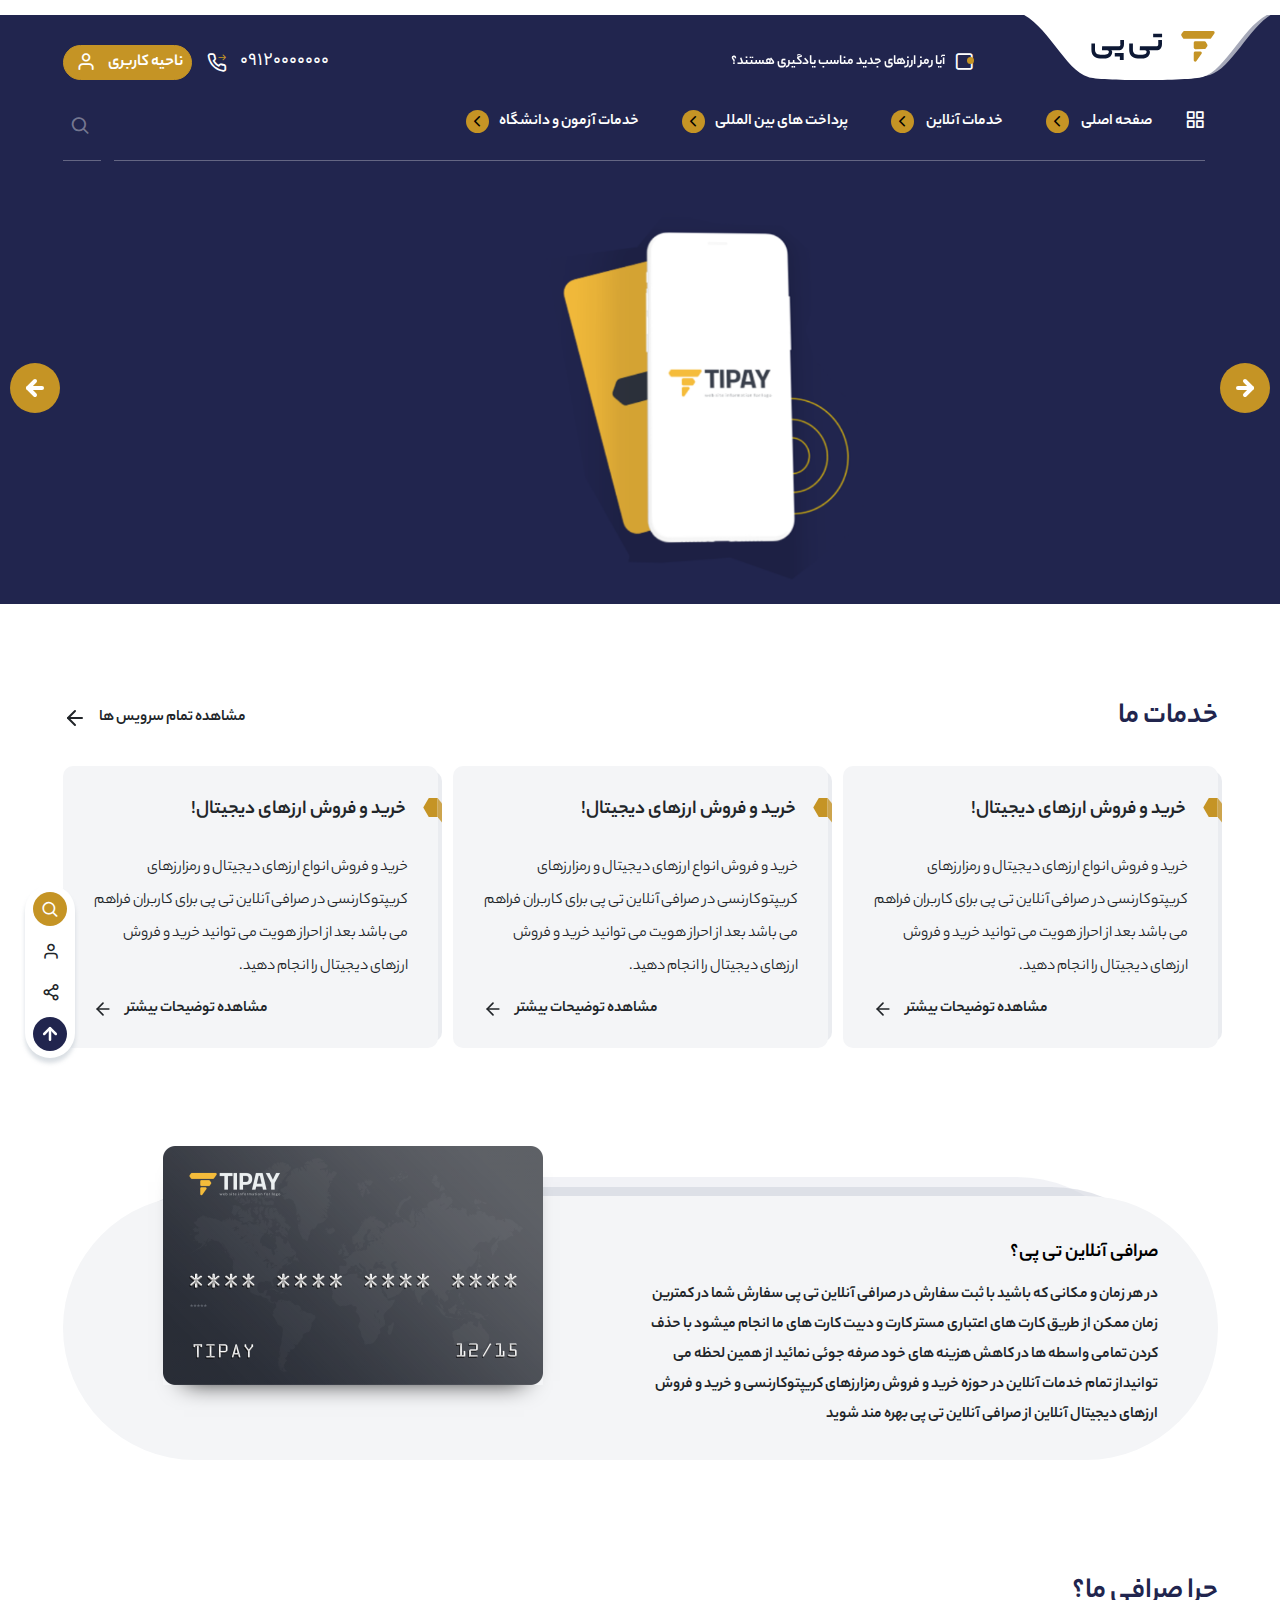
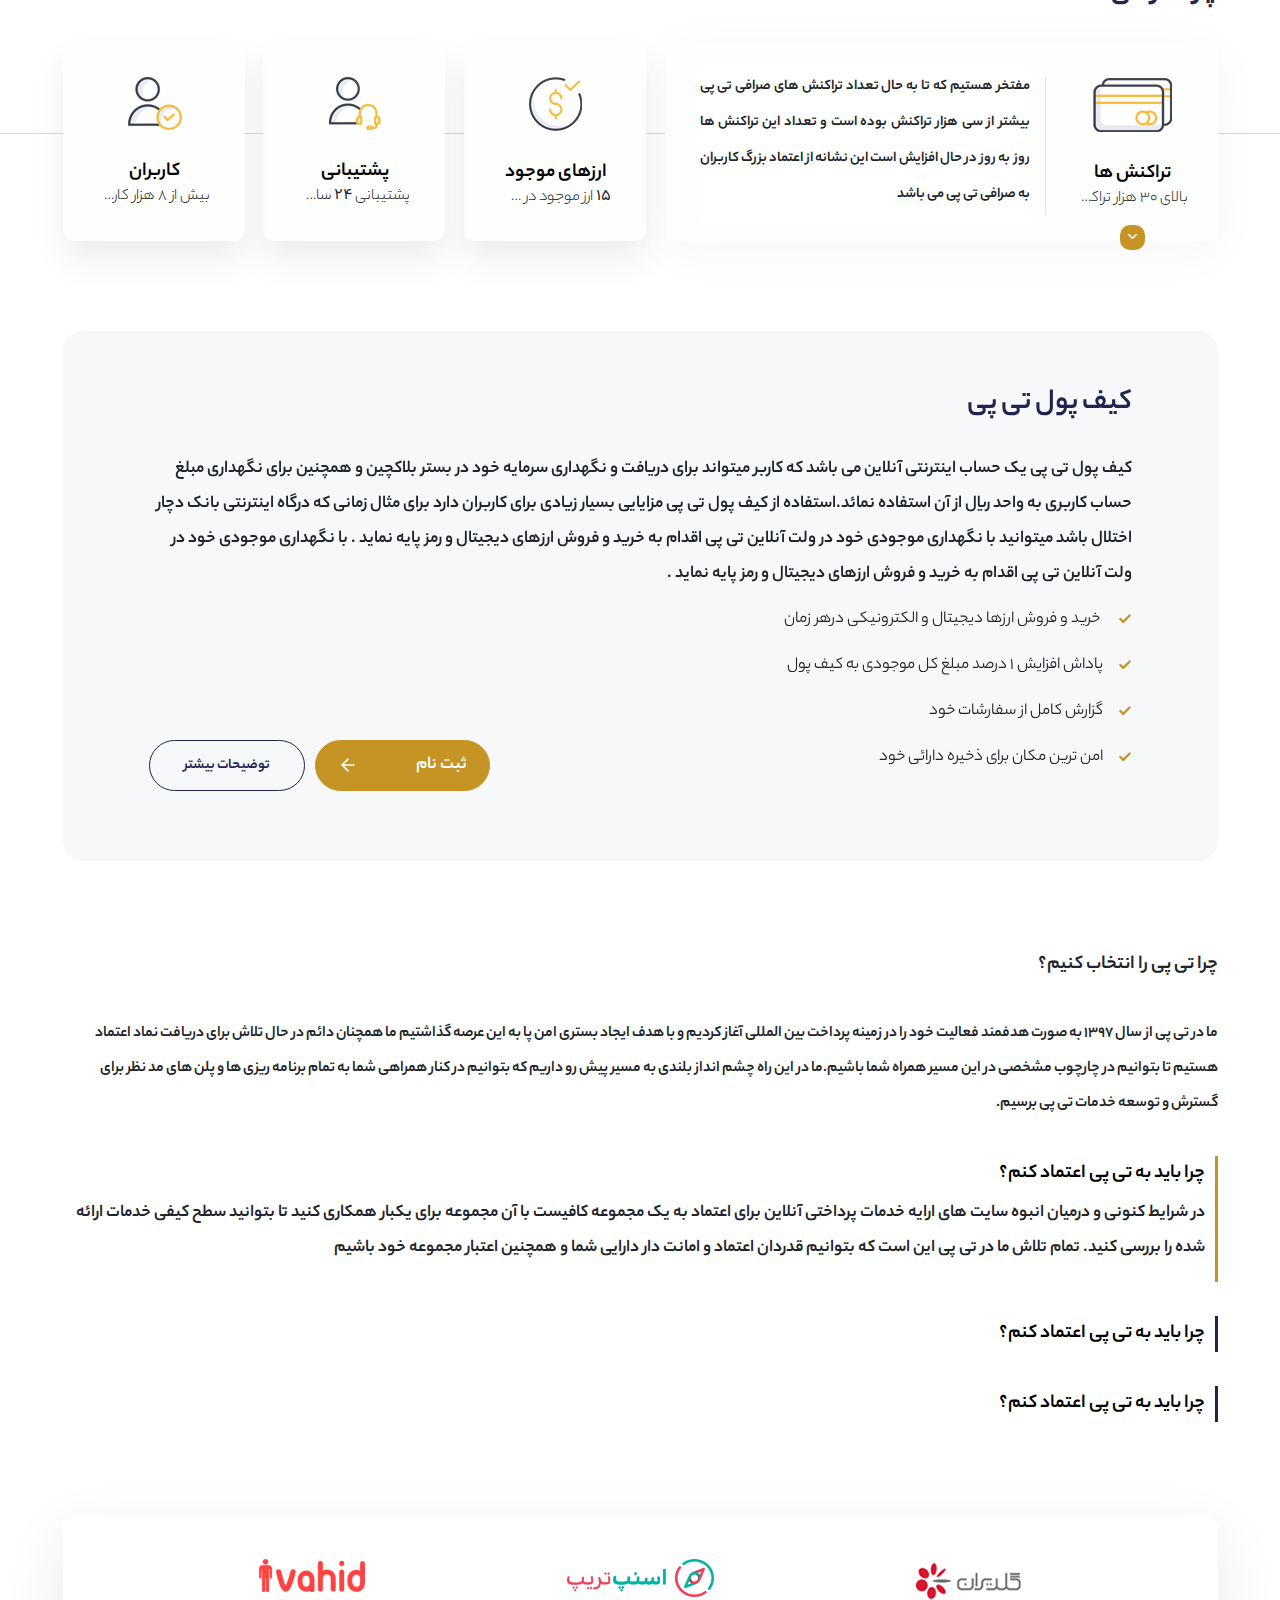
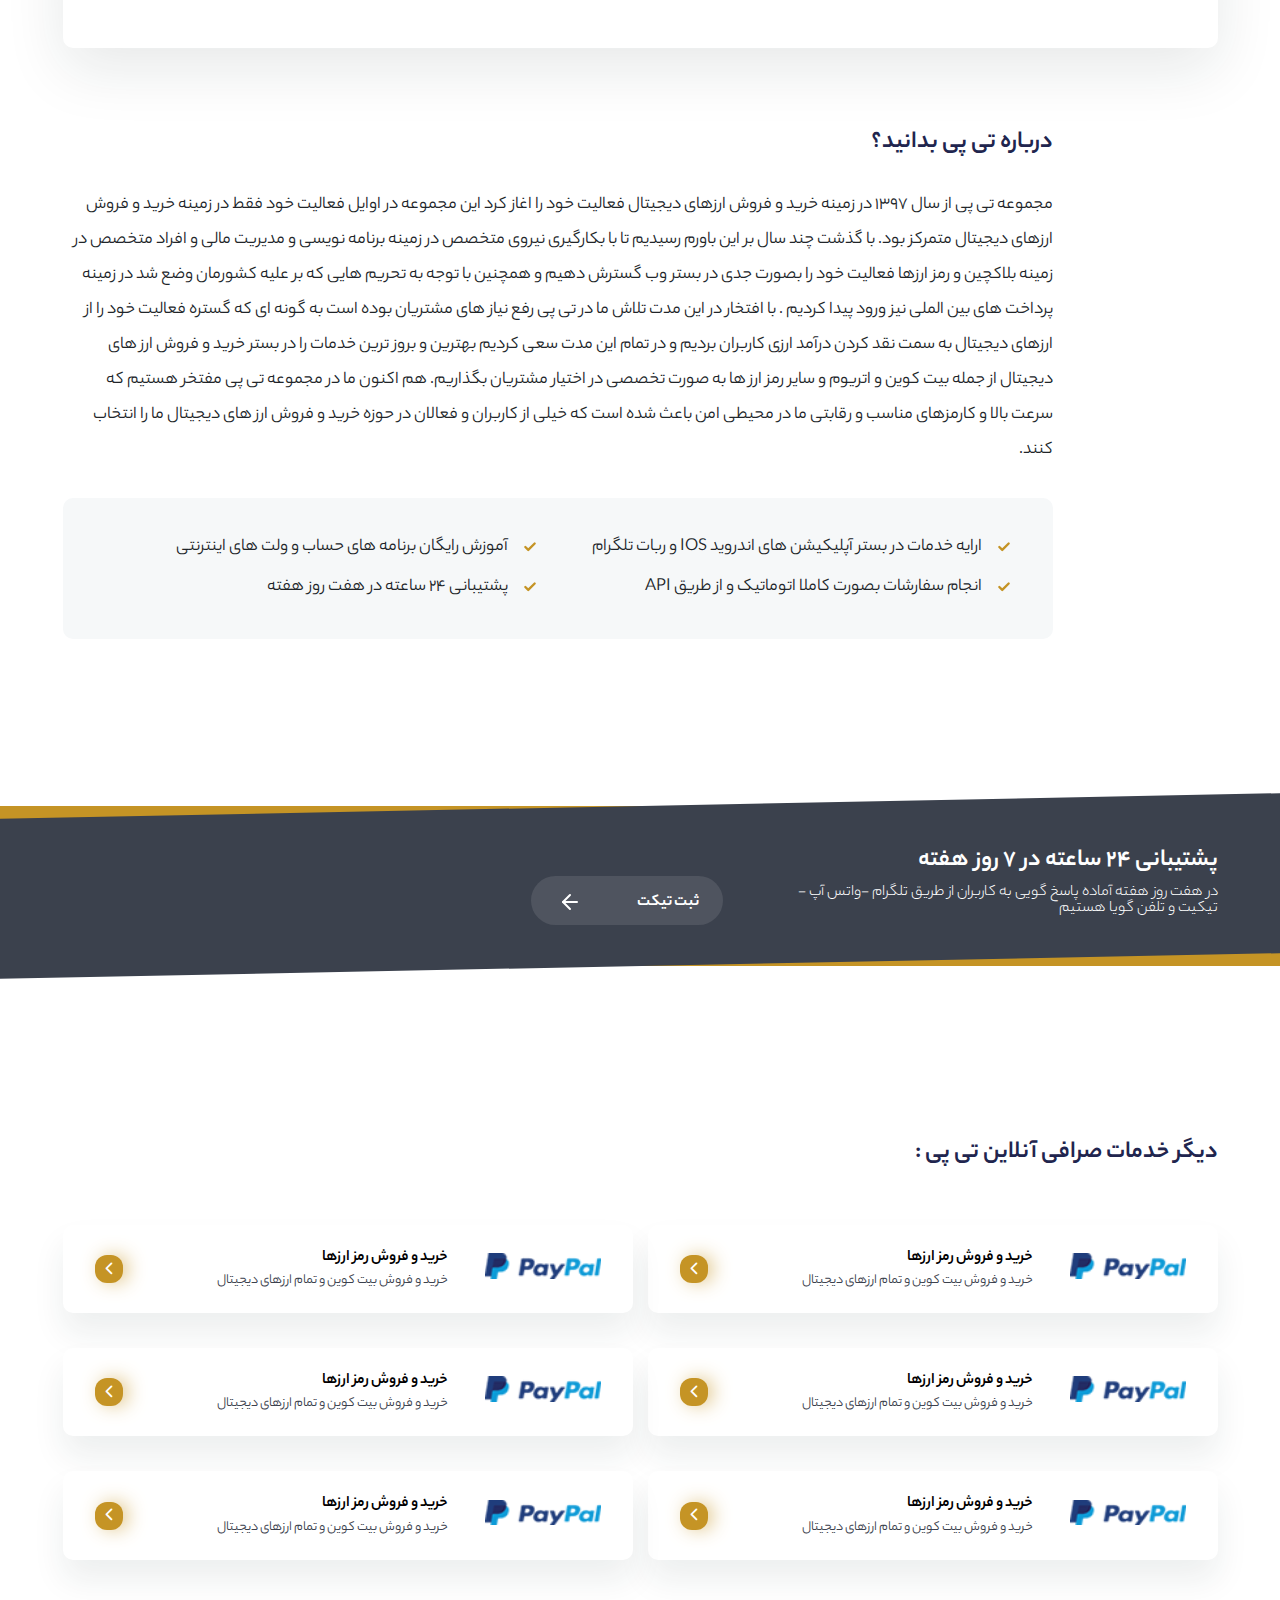
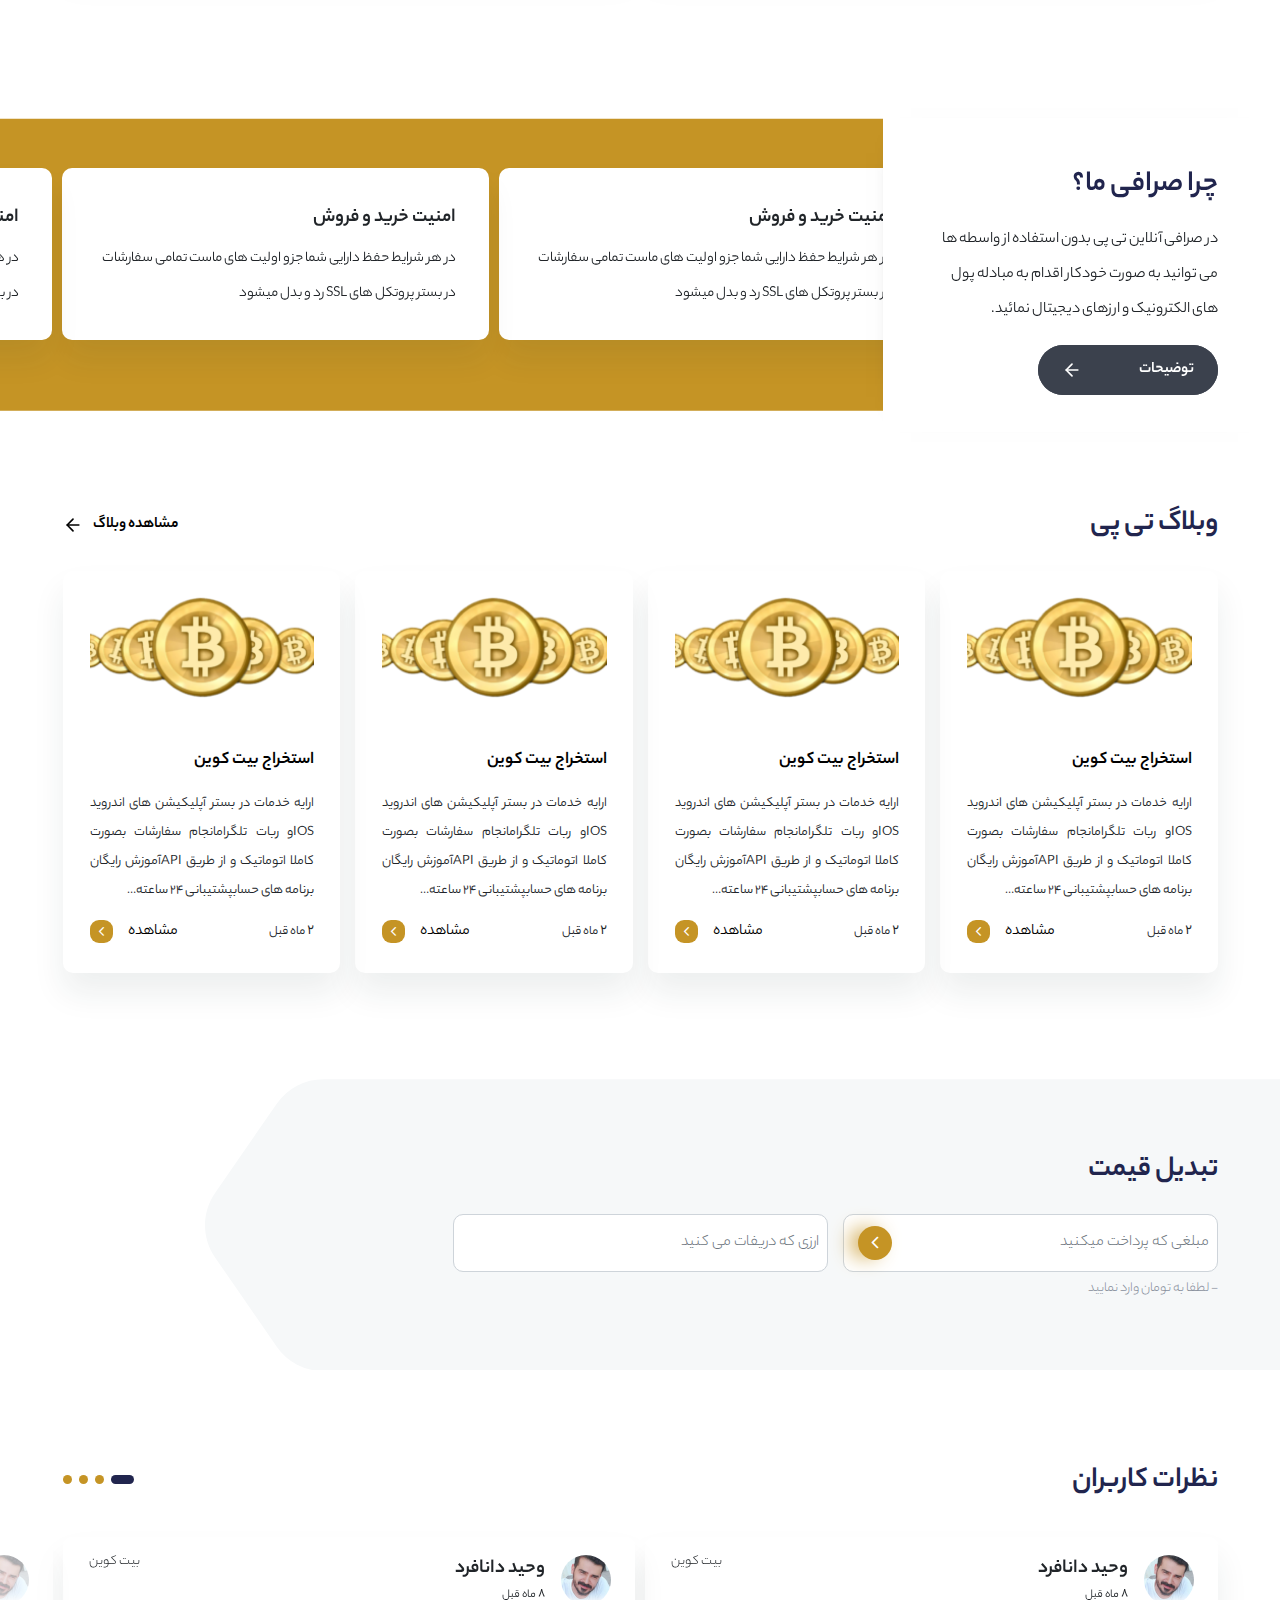
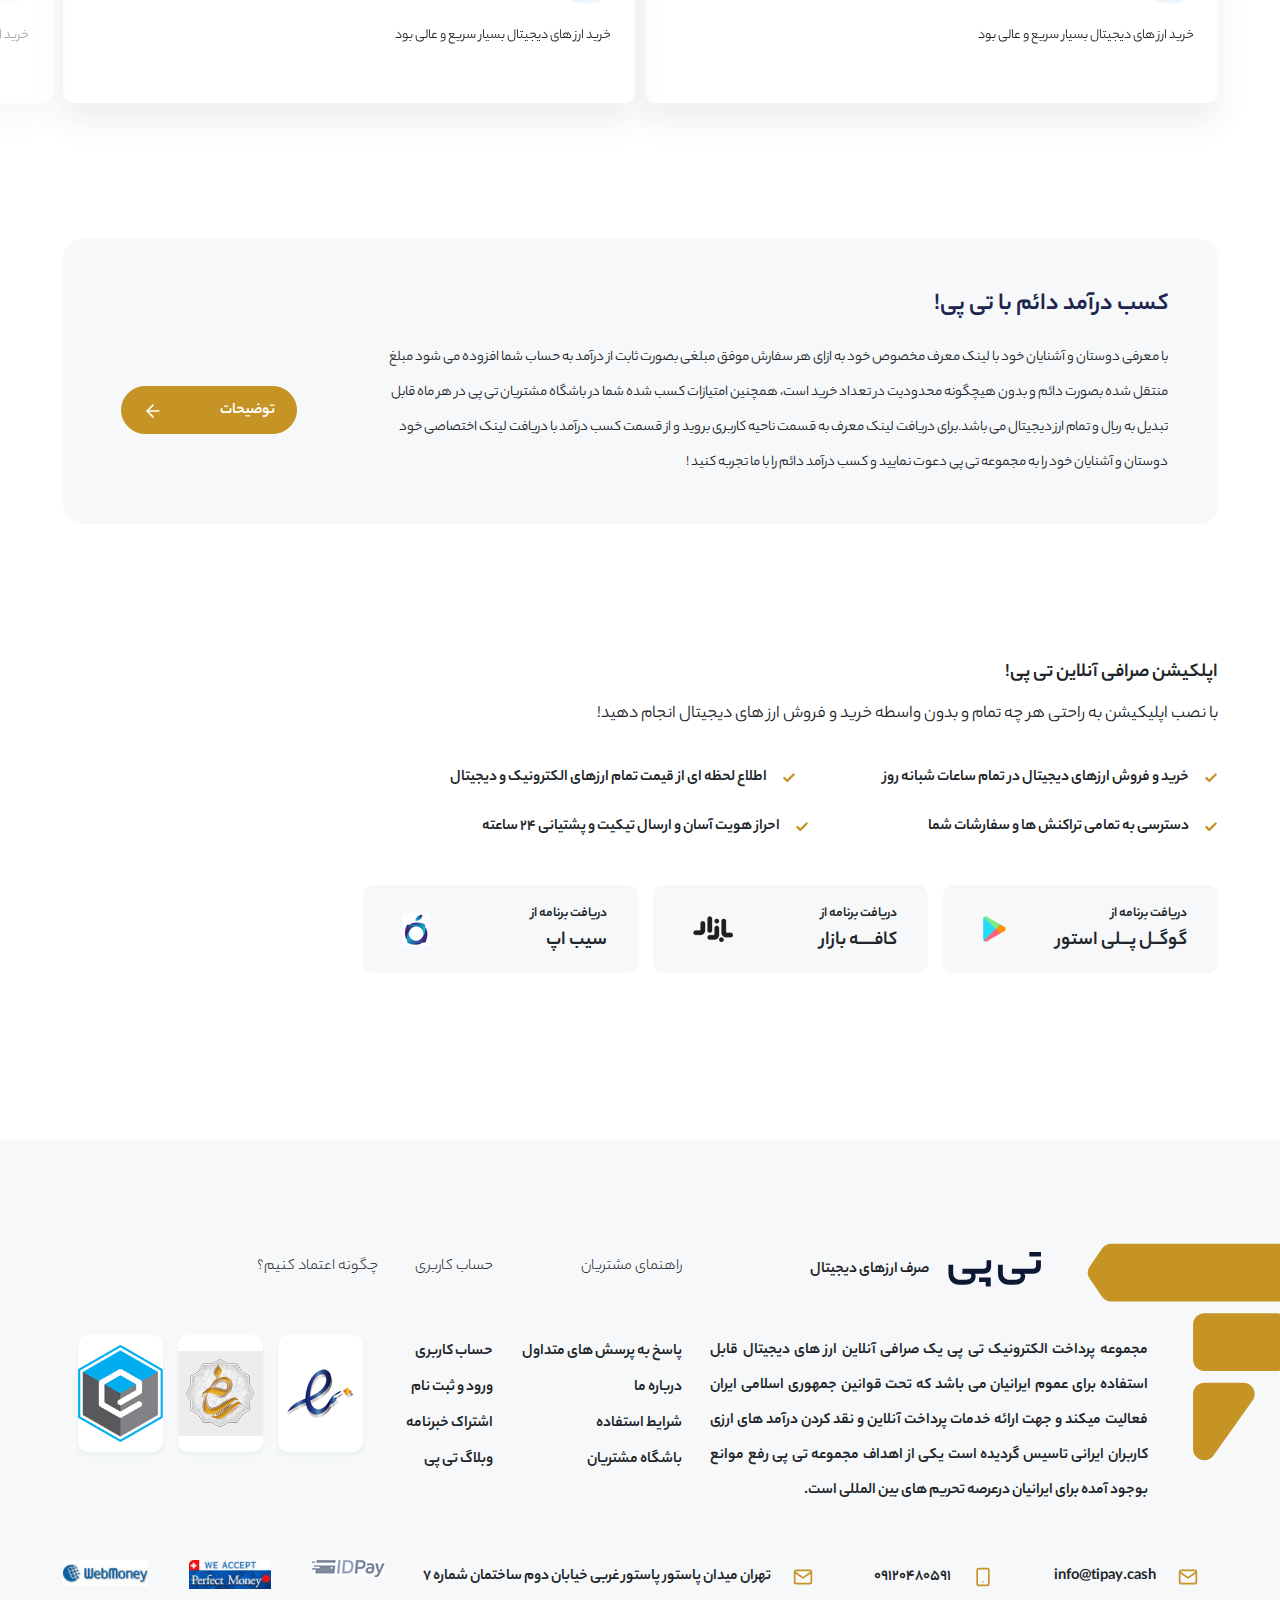
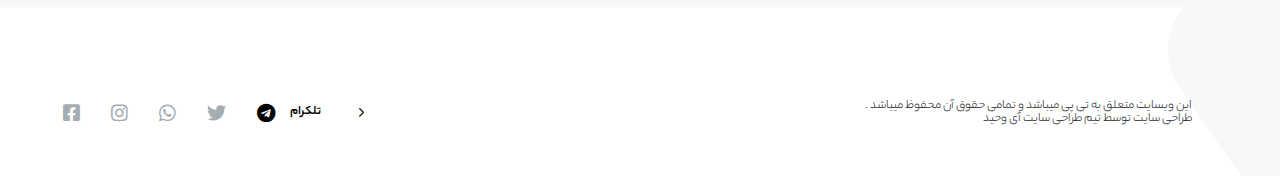
<file: index.html>
<!DOCTYPE html>
<html lang="en">
<head>
    <meta charset="UTF-8">
    <title>صفحه اصلی</title>
        <meta name="viewport" content="width=device-width, initial-scale=1">
    <link rel="stylesheet" href="assets/css/bootstrap.min.css">
<!--    <link rel="stylesheet" href="assets/css/bootstrap.rtl.min.css">-->
    <link rel="stylesheet" href="assets/css/vaziri.css">
    <link rel="stylesheet" href="assets/css/yekanbakh.css">
    <link rel="stylesheet" href="assets/css/all.min.css">
    <link rel="stylesheet" href="assets/css/swiper.min.css">
    <link rel="stylesheet" href="assets/css/iconfont.css">
    <link rel="stylesheet" href="style.css">
    <link rel="stylesheet" href="rtl.css">
    <link rel="stylesheet" href="assets/css/aos.css">
    <script src="assets/js/jquery-3.4.1.min.js"></script>
    <script src="assets/js/popper.min.js"></script>
    <script src="assets/js/bootstrap.min.js"></script>
    <script src="assets/js/swiper.min.js"></script>
    <script src="assets/js/feather.min.js"></script>

</head>
<body>

<div class="wrapper">
<header class="site-header" id="top">
    <div class="container">
        <div class="site-header__top">
            <div class="row pt-4 align-items-center">
                <div class="col-md-6 col-12">
                    <div class="site-header__right">
                        <div class="row justify-content-md-start justify-content-center align-items-center">
                            <div class="col-5">
                                <h1 class="site-header__logo">
                                    <a href="./" title="صرافی تی پی">
                                        <img src="assets/imgs/logo.svg" alt="لوگو">
                                    </a>
                                </h1>
                            </div>
                            <div class="col-md-7  d-lg-inline-block d-none mt-5">
                                <div class="last-news">
                                    <div class="row align-items-center">
                                        <div class="col-1">
                                            <div class="icon-last-news">
                                                <i class="feather icon-square"></i>
                                            </div>
                                        </div>
                                        <div class="col-11">
                                            <div class="swiper-container swiper-container1">
                                                <div class="swiper-wrapper">
                                                    <div class="swiper-slide">
                                                        <a href="#" class="last-news_text">آیا رمز ارزهای جدید مناسب
                                                            یادگیری هستند؟</a>
                                                    </div>
                                                </div>
                                            </div>
                                        </div>
                                    </div>
                                </div>
                            </div>
                        </div>
                    </div>
                </div>
                <div class="col-md-6 col-12">
                    <div class="site-header__left mt-5 ">
                        <div class="row align-items-center justify-content-between justify-content-md-end">
                            <div class="col-auto d-md-none">
                                <div class="mega-menu-responsive">
                                    <i class="feather icon-menu"></i>
                                </div>
                            </div>
                            <div class="col-auto">
                                <a href="tel:09120000000" class="phone-number">
                                    <span>09120000000</span>
                                    <i class="feather icon-phone"></i>
                                </a>
                            </div>
                            <div class="col-auto ">
                                <button class="btn btn-primary user-area-btn">
                                    <span class="d-md-inline-block d-none">ناحیه کاربری</span>
                                    <i class="feather icon-user"></i>
                                </button>
                            </div>
                        </div>
                    </div>
                </div>
            </div>
        </div>
        <div class="site-header__bottom pt-5 d-md-flex justify-content-between d-none">
            <nav class="header-menu text-center d-flex">
                <i class="feather icon-grid"></i>
                <ul class="nav p-0 header-menu_items">
                    <li><a href="#">صفحه اصلی <i class="feather icon-chevron-left"></i></a></li>
                    <li><a href="#">خدمات آنلاین <i class="feather icon-chevron-left"></i></a></li>
                    <li><a href="#"> پرداخت های بین المللی<i class="feather icon-chevron-left"></i></a></li>
                    <li><a href="#">خدمات آزمون و دانشگاه<i class="feather icon-chevron-left"></i></a></li>
                </ul>
            </nav>
            <form action="" class="header-search-bar d-flex">
                <div class="input-group justify-content-end">
                    <input class="form-control" type="text" placeholder="جستجو">
                    <div class="input-group-append">
                        <button class="btn" type="button"><i class="feather icon-search"></i></button>
                    </div>
                </div>
            </form>
        </div>
    </div>
</header>
<section class="slider-main mb-4 mb-lg-5">
    <div class="container-fluid">
        <div class="row">
            <div class="co-12 p-0">
                <div class="swiper-container swiper-container2">
                    <div class="swiper-wrapper">
                        <div class="swiper-slide"><img src="assets/imgs/slider.png" class="w-100" alt=""></div>
                        <div class="swiper-slide"><img src="assets/imgs/slider.png" class="w-100" alt=""></div>
                    </div>
                    <div class="swiper-button-next"><i data-feather="arrow-right"></i></div>
                    <div class="swiper-button-prev"><i data-feather="arrow-left"></i></div>
                </div>
            </div>
        </div>
    </div>
</section>
<section class="services-us pt-lg-5">
    <div class="container ">
        <div class="services-us__title-main pt-lg-5 mb-4 mb-lg-5">
            <div class="row align-items-center justify-content-between">
                <div class="col-auto">
                    <h2 class="title services-us__title">
                        خدمات ما
                    </h2>
                </div>
                <div class="col-auto">
                    <a href="#" class="services-us__link-all bold text-dark">
                        مشاهده تمام سرویس ها
                        <i data-feather="arrow-right"></i>
                    </a>
                </div>
            </div>
        </div>
        <div class="row align-items-center">
            <div class="col-12 col-lg-4 col-md-6">
                <div class="div services-us__item-main mb-lg-0 mb-4">
                    <span class="services-us__bg"></span>
                    <div class="services-us__item">
                        <h2 class="services-us__item-title item-title d-flex">
                            <svg xmlns="http://www.w3.org/2000/svg" viewBox="0 0 14.68 19.43">
                                <defs>
                                    <style>.cls-1 {
                                        fill: #fff;
                                    }</style>
                                </defs>
                                <title>Asset 1</title>
                                <g id="Layer_2" data-name="Layer 2">
                                    <g id="Layer_1-2" data-name="Layer 1">
                                        <path class="cls-1"
                                              d="M14.68,0V19.43H5.8a.45.45,0,0,1-.39-.23L.06,10a.47.47,0,0,1,0-.46L5.41.23A.45.45,0,0,1,5.8,0Z"/>
                                    </g>
                                </g>
                            </svg>
                            <a href="#" class=" mb-4">خرید و فروش ارزهای دیجیتال!</a>
                        </h2>
                        <p class="services-us__item-description px-5 my-4">
                            خرید و فروش انواع ارزهای دیجیتال و رمزارزهای کریپتوکارنسی در صرافی آنلاین تی پی برای کاربران
                            فراهم می باشد بعد از احراز هویت می توانید خرید و فروش ارزهای دیجیتال را انجام دهید.
                        </p>
                        <a href="#" class="services-us__item-link px-5">
                            مشاهده توضیحات بیشتر
                            <i data-feather="arrow-right"></i>
                        </a>
                    </div>
                </div>
            </div>
            <div class="col-12 col-lg-4 col-md-6">
                <div class="div services-us__item-main mb-lg-0 mb-4">
                    <span class="services-us__bg"></span>
                    <div class="services-us__item">
                        <h2 class="services-us__item-title item-title d-flex">
                            <svg xmlns="http://www.w3.org/2000/svg" viewBox="0 0 14.68 19.43">
                                <defs>
                                    <style>.cls-1 {
                                        fill: #fff;
                                    }</style>
                                </defs>
                                <title>Asset 1</title>
                                <g id="Layer_2" data-name="Layer 2">
                                    <g id="Layer_1-2" data-name="Layer 1">
                                        <path class="cls-1"
                                              d="M14.68,0V19.43H5.8a.45.45,0,0,1-.39-.23L.06,10a.47.47,0,0,1,0-.46L5.41.23A.45.45,0,0,1,5.8,0Z"/>
                                    </g>
                                </g>
                            </svg>
                            <a href="#" class=" mb-4">خرید و فروش ارزهای دیجیتال!</a>
                        </h2>
                        <p class="services-us__item-description px-5 my-4">
                            خرید و فروش انواع ارزهای دیجیتال و رمزارزهای کریپتوکارنسی در صرافی آنلاین تی پی برای کاربران
                            فراهم می باشد بعد از احراز هویت می توانید خرید و فروش ارزهای دیجیتال را انجام دهید.
                        </p>
                        <a href="#" class="services-us__item-link px-5">
                            مشاهده توضیحات بیشتر
                            <i data-feather="arrow-right"></i>
                        </a>
                    </div>
                </div>
            </div>
            <div class="col-12 col-lg-4 col-md-6">
                <div class="div services-us__item-main mb-lg-0 mb-4">
                    <span class="services-us__bg"></span>
                    <div class="services-us__item">
                        <h2 class="services-us__item-title item-title d-flex">
                            <svg xmlns="http://www.w3.org/2000/svg" viewBox="0 0 14.68 19.43">
                                <defs>
                                    <style>.cls-1 {
                                        fill: #fff;
                                    }</style>
                                </defs>
                                <title>Asset 1</title>
                                <g id="Layer_2" data-name="Layer 2">
                                    <g id="Layer_1-2" data-name="Layer 1">
                                        <path class="cls-1"
                                              d="M14.68,0V19.43H5.8a.45.45,0,0,1-.39-.23L.06,10a.47.47,0,0,1,0-.46L5.41.23A.45.45,0,0,1,5.8,0Z"/>
                                    </g>
                                </g>
                            </svg>
                            <a href="#" class=" mb-4">خرید و فروش ارزهای دیجیتال!</a>
                        </h2>
                        <p class="services-us__item-description px-5 my-4">
                            خرید و فروش انواع ارزهای دیجیتال و رمزارزهای کریپتوکارنسی در صرافی آنلاین تی پی برای کاربران
                            فراهم می باشد بعد از احراز هویت می توانید خرید و فروش ارزهای دیجیتال را انجام دهید.
                        </p>
                        <a href="#" class="services-us__item-link px-5">
                            مشاهده توضیحات بیشتر
                            <i data-feather="arrow-right"></i>
                        </a>
                    </div>
                </div>
            </div>
        </div>
    </div>
    <ul class="tool-tip">
        <li class="tool-tip__search-main">
            <form action="" class="tool-tip__search">
                <input type="text" placeholder="جستجو">
                <button class="btn">
                    <i class="feather icon-search"></i>
                </button>
            </form>
        </li>
        <li><a href="">
            <i class="feather icon-user"></i>
        </a></li>
        <li class="tool-tip__social">
            <i class="feather icon-share-2"></i>
            <span class="tool-tip__social-icons">
                <a href="#" class="tool-tip__social-icon" title="اینستگرام">
                    <i class="fab fa-instagram"></i>
                </a>
                <a href="#" class="tool-tip__social-icon" title="توییتر">
                    <i class="fab fa-twitter"></i>
                </a>
                <a href="#" class="tool-tip__social-icon" title="تلگرام">
                    <i class="fab fa-telegram"></i>
                </a>
                <a href="#" class="tool-tip__social-icon" title="فیس بوک">
                    <i class="fab fa-facebook-square"></i>
                </a>
                <a href="#" class="tool-tip__social-icon" title="واتس آپ">
                    <i class="fab fa-whatsapp"></i>
                </a>
            </span>
        </li>
        <li class="go-to-up">
            <a href="#top">
                <i data-feather="arrow-up"></i>
            </a>
        </li>
    </ul>
</section>
<div class="container mb-3">
    <div class="row justify-content-center">
        <div class="col-12">
            <div class="accessorys">
                <div class="accessorys__main py-5 ">
                    <div class="row">
                        <div class="col-12 col-lg-6">
                            <h2 class="accessorys__title item-title mb-4 pt-4">
                                <a href="#">صرافی آنلاین تی پی؟</a>
                            </h2>
                            <p class="accessorys__description">
                                در هر زمان و مکانی که باشید با ثبت سفارش در صرافی آنلاین تی پی سفارش شما در کمترین زمان
                                ممکن از طریق
                                کارت های اعتباری مستر کارت و دبیت کارت های ما انجام میشود با حذف کردن تمامی واسطه ها در
                                کاهش هزینه های
                                خود صرفه جوئی نمائید از همین لحظه می توانیداز تمام خدمات آنلاین در حوزه خرید و فروش
                                رمزارزهای
                                کریپتوکارنسی و خرید و فروش ارزهای دیجیتال آنلاین از صرافی آنلاین تی پی بهره مند شوید
                            </p>
                        </div>
                    </div>
                    <figure class="accessorys__img">
                        <img src="assets/imgs/CARD11111111-380x239.png" alt="">
                    </figure>
                </div>
            </div>
        </div>
    </div>
</div>
<section class="why-tpay">
    <div class="container">
        <h2 class="why-tpay__title title mb-4 mb-lg-5">
            چرا صرافی ما؟
        </h2>
        <div class="why-tpay__main">
            <div class="why-tpay__item align-items-center active mb-lg-0 mb-5">
                <div class="why-tpay__title-sec">
                    <figure class="why-tpay__item-img m-0">
                        <a href="#" title="تراکنش">
                            <img src="assets/imgs/wallet.png" alt="تراکنش">
                        </a>
                    </figure>
                    <h2 class="why-tpay__item-title item-title mb-2 mt-md-5 mt-2">
                        <a href="#" title="تراکنش">
                            تراکنش ها
                        </a>
                    </h2>
                    <span class="why-tpay__item-short-description">
                        بالای ۳۰ هزار تراکنش موفق
                    </span>
                    <a href="#" class="why-tpay__item-btn">
                        <i class="feather icon-chevron-down"></i>
                    </a>
                </div>
                <p class="why-tpay__item-description bold py-3 px-lg-0 px-5">
                    مفتخر هستیم که تا به حال تعداد تراکنش های صرافی تی پی بیشتر از سی هزار تراکنش بوده است و تعداد این
                    تراکنش ها روز به روز در حال افزایش است این نشانه از اعتماد بزرگ کاربران به صرافی تی پی می باشد
                </p>
            </div>
            <div class="why-tpay__item align-items-center mb-lg-0 mb-5">
                <div class="why-tpay__title-sec">
                    <figure class="why-tpay__item-img m-0">
                        <a href="#" title="ارز های موجود">
                            <img src="assets/imgs/mony.png" alt="تراکنش">
                        </a>
                    </figure>
                    <h2 class="why-tpay__item-title item-title mb-2 mt-md-5 mt-2">
                        <a href="#" title="ارزهای موجود">
                            ارزهای موجود
                        </a>
                    </h2>
                    <span class="why-tpay__item-short-description">
                        15 ارز موجود در سایت
                    </span>
                    <a href="#" class="why-tpay__item-btn">
                        <i class="feather icon-chevron-down"></i>
                    </a>
                </div>
                <p class="why-tpay__item-description bold py-3 px-lg-0 px-5">
                    مفتخر هستیم که تا به حال تعداد تراکنش های صرافی تی پی بیشتر از سی هزار تراکنش بوده است و تعداد این
                    تراکنش ها روز به روز در حال افزایش است این نشانه از اعتماد بزرگ کاربران به صرافی تی پی می باشد
                </p>
            </div>
            <div class="why-tpay__item align-items-center mb-lg-0 mb-5">
                <div class="why-tpay__title-sec">
                    <figure class="why-tpay__item-img m-0">
                        <a href="#" title="پشتیبانی">
                            <img src="assets/imgs/support.png" alt="پشتیبانی">
                        </a>
                    </figure>
                    <h2 class="why-tpay__item-title item-title mb-2 mt-md-5 mt-2">
                        <a href="#" title="تراکنش">
                            پشتیبانی
                        </a>
                    </h2>
                    <span class="why-tpay__item-short-description">
                        پشتیبانی 24 ساعته!
                    </span>
                    <a href="#" class="why-tpay__item-btn">
                        <i class="feather icon-chevron-down"></i>
                    </a>
                </div>
                <p class="why-tpay__item-description bold py-3 px-lg-0 px-5">
                    مفتخر هستیم که تا به حال تعداد تراکنش های صرافی تی پی بیشتر از سی هزار تراکنش بوده است و تعداد این
                    تراکنش ها روز به روز در حال افزایش است این نشانه از اعتماد بزرگ کاربران به صرافی تی پی می باشد
                </p>
            </div>
            <div class="why-tpay__item align-items-center mb-lg-0 mb-5">
                <div class="why-tpay__title-sec">
                    <figure class="why-tpay__item-img m-0">
                        <a href="#" title="کاربران">
                            <img src="assets/imgs/users.png" alt="کاربران">
                        </a>
                    </figure>
                    <h2 class="why-tpay__item-title item-title mb-2 mt-md-5 mt-2">
                        <a href="#" title="کاربران">
                            کاربران
                        </a>
                    </h2>
                    <span class="why-tpay__item-short-description">
                        بیش از ۸ هزار کاربر فعال !
                    </span>
                    <a href="#" class="why-tpay__item-btn">
                        <i class="feather icon-chevron-down"></i>
                    </a>
                </div>
                <p class="why-tpay__item-description bold py-3 px-lg-0 px-5">
                    مفتخر هستیم که تا به حال تعداد تراکنش های صرافی تی پی بیشتر از سی هزار تراکنش بوده است و تعداد این
                    تراکنش ها روز به روز در حال افزایش است این نشانه از اعتماد بزرگ کاربران به صرافی تی پی می باشد
                </p>
            </div>
        </div>
    </div>
</section>
<section class="wallet">
    <figure class="wallet__side-img " >
        <img src="assets/imgs/Layer_6.png" alt="" data-aos="fade-left">
    </figure>
    <div class="container">
        <div class="wallet__main">
            <h2 class="wallet__title title mb-5">کیف پول تی پی </h2>
            <p class="wallet__description my-4">
                کیف پول تی پی یک حساب اینترنتی آنلاین می باشد که کاربر میتواند برای دریافت و نگهداری سرمایه خود در بستر
                بلاکچین و همچنین برای نگهداری مبلغ حساب کاربری به واحد ریال از آن استفاده نمائد.استفاده از کیف پول تی پی
                مزایایی بسیار زیادی برای کاربران دارد برای مثال زمانی که درگاه اینترنتی بانک دچار اختلال باشد میتوانید
                با نگهداری موجودی خود در ولت آنلاین تی پی اقدام به خرید و فروش ارزهای دیجیتال و رمز پایه نماید . با
                نگهداری موجودی خود در ولت آنلاین تی پی اقدام به خرید و فروش ارزهای دیجیتال و رمز پایه نماید .
            </p>
            <div class="wallet__bottom">
                <div class="row align-items-end">
                    <div class="col-lg-7">
                        <ul class="wallet__advantages">
                            <li><i data-feather="check"></i> خرید و فروش ارزها دیجیتال و الکترونیکی درهر زمان</li>
                            <li><i data-feather="check"></i>پاداش افزایش ۱ درصد مبلغ کل موجودی به کیف پول</li>
                            <li><i data-feather="check"></i>گزارش کامل از سفارشات خود</li>
                            <li><i data-feather="check"></i>امن ترین مکان برای ذخیره دارائی خود</li>
                        </ul>
                    </div>
                    <div class="col-lg-5">
                        <div class="wallet__btn-main">
                            <a href="#" class="wallet__btn-login btn btn-primary rounded-pill mx-3">
                                ثبت نام
                                <i data-feather="arrow-right"></i>
                            </a>
                            <a href="#" class="wallet__btn-more btn rounded-pill">توضیحات بیشتر</a>
                        </div>
                    </div>
                </div>


            </div>
        </div>
    </div>
</section>
<section class="why-tpay-service">
    <div class="container">
        <h2 class="why-tpay-service__title item-title mb-5">
            چرا تی پی را انتخاب کنیم؟
        </h2>
        <p class="why-tpay-service__description py-3 mb-5">
            ما در تی پی از سال ۱۳۹۷ به صورت هدفمند فعالیت خود را در زمینه پرداخت بین المللی آغاز کردیم و با هدف ایجاد
            بستری امن پا به این عرصه گذاشتیم ما همچنان دائم در حال تلاش برای دریافت نماد اعتماد هستیم تا بتوانیم در
            چارچوب مشخصی در این مسیر همراه شما باشیم.ما در این راه چشم انداز بلندی به مسیر پیش رو داریم که بتوانیم در
            کنار همراهی شما به تمام برنامه ریزی ها و پلن های مد نظر برای گسترش و توسعه خدمات تی پی برسیم.
        </p>
        <div class="accordion why-tpay-service__questions" id="accordionPanelsStayOpenExample">
            <div class="accordion-item why-tpay-service__question active">
                <h2 class="accordion-header" id="panelsStayOpen-headingOne">
                    <button class="accordion-button py-0 item-title why-tpay-service__question-title" type="button"
                            data-bs-toggle="collapse"
                            data-bs-target="#panelsStayOpen-collapseOne" aria-expanded="true"
                            aria-controls="panelsStayOpen-collapseOne">
                        چرا باید به تی پی اعتماد کنم؟
                    </button>
                </h2>
                <div id="panelsStayOpen-collapseOne" class="accordion-collapse collapse show"
                     aria-labelledby="panelsStayOpen-headingOne">
                    <div class="accordion-body why-tpay-service__question-answer">
                        در شرایط کنونی و درمیان انبوه سایت های ارایه خدمات پرداختی آنلاین برای اعتماد به یک مجموعه
                        کافیست با آن مجموعه برای یکبار همکاری کنید تا بتوانید سطح کیفی خدمات ارائه شده را بررسی کنید.
                        تمام تلاش ما در تی پی این است که بتوانیم قدردان اعتماد و امانت دار دارایی شما و همچنین اعتبار
                        مجموعه خود باشیم
                    </div>
                </div>
            </div>
            <div class="accordion-item why-tpay-service__question">
                <h3 class="accordion-header " id="panelsStayOpen-headingTwo">
                    <button class="accordion-button py-0 item-title collapsed why-tpay-service__question-title"
                            type="button" data-bs-toggle="collapse"
                            data-bs-target="#panelsStayOpen-collapseTwo" aria-expanded="false"
                            aria-controls="panelsStayOpen-collapseTwo">
                        چرا باید به تی پی اعتماد کنم؟

                    </button>
                </h3>
                <div id="panelsStayOpen-collapseTwo" class="accordion-collapse collapse"
                     aria-labelledby="panelsStayOpen-headingTwo">
                    <div class="accordion-body why-tpay-service__question-answer">
                        در شرایط کنونی و درمیان انبوه سایت های ارایه خدمات پرداختی آنلاین برای اعتماد به یک مجموعه
                        کافیست با آن مجموعه برای یکبار همکاری کنید تا بتوانید سطح کیفی خدمات ارائه شده را بررسی کنید.
                        تمام تلاش ما در تی پی این است که بتوانیم قدردان اعتماد و امانت دار دارایی شما و همچنین اعتبار
                        مجموعه خود باشیم
                    </div>
                </div>
            </div>
            <div class="accordion-item why-tpay-service__question">
                <h2 class="accordion-header" id="panelsStayOpen-headingThree">
                    <button class="accordion-button item-title py-0 collapsed why-tpay-service__question-title"
                            type="button" data-bs-toggle="collapse"
                            data-bs-target="#panelsStayOpen-collapseThree" aria-expanded="false"
                            aria-controls="panelsStayOpen-collapseThree">
                        چرا باید به تی پی اعتماد کنم؟
                    </button>
                </h2>
                <div id="panelsStayOpen-collapseThree" class="accordion-collapse collapse"
                     aria-labelledby="panelsStayOpen-headingThree">
                    <div class="accordion-body why-tpay-service__question-answer">
                        در شرایط کنونی و درمیان انبوه سایت های ارایه خدمات پرداختی آنلاین برای اعتماد به یک مجموعه
                        کافیست با آن مجموعه برای یکبار همکاری کنید تا بتوانید سطح کیفی خدمات ارائه شده را بررسی کنید.
                        تمام تلاش ما در تی پی این است که بتوانیم قدردان اعتماد و امانت دار دارایی شما و همچنین اعتبار
                        مجموعه خود باشیم
                    </div>
                </div>
            </div>
        </div>
    </div>
</section>
<div class="container">
    <div class="customers-slider">
        <div class="swiper-container swiper-container3">
            <div class="swiper-wrapper">
                <div class="swiper-slide">
                    <figure>
                        <img src="assets/imgs/goldiran.png" alt="">
                    </figure>
                </div>
                <div class="swiper-slide">
                    <figure>
                        <img src="assets/imgs/snapp-logo.png" alt="">
                    </figure>
                </div>
                <div class="swiper-slide">
                    <figure>
                        <img src="assets/imgs/ivahid.png" alt="">
                    </figure>
                </div>
                <div class="swiper-slide">
                    <figure>
                        <img src="assets/imgs/ninisite.png" alt="">
                    </figure>
                </div>
            </div>
        </div>
    </div>
</div>
<section class="about-tpay">
    <div class="container">
        <div class="about-tpay__main">
            <figure class="about-tpay__img">
                <img src="assets/imgs/7-layers.png" alt="" data-aos="fade-left">
            </figure>
            <h2 class="about-tpay__title subtitle mb-5">درباره تی پی بدانید؟</h2>
            <p class="about-tpay__description mb-5">
                مجموعه تی پی از سال ۱۳۹۷ در زمینه خرید و فروش ارزهای دیجیتال فعالیت خود را اغاز کرد این مجموعه در اوایل
                فعالیت خود فقط در زمینه خرید و فروش ارزهای دیجیتال متمرکز بود.
                با گذشت چند سال بر این باورم رسیدیم تا با بکارگیری نیروی متخصص در زمینه برنامه نویسی و مدیریت مالی و
                افراد متخصص در زمینه بلاکچین و رمز ارزها فعالیت خود را بصورت جدی در بستر وب گسترش دهیم و همچنین با توجه
                به تحریم هایی که بر علیه کشورمان وضع شد در زمینه پرداخت های بین الملی نیز ورود پیدا کردیم .
                با افتخار در این مدت تلاش ما در تی پی رفع نیاز های مشتریان بوده است به گونه ای که گستره فعالیت خود را از
                ارزهای دیجیتال به سمت نقد کردن درآمد ارزی کاربران بردیم و در تمام این مدت سعی کردیم بهترین و بروز ترین
                خدمات را در بستر خرید و فروش ارز های دیجیتال از جمله بیت کوین و اتریوم و سایر رمز ارز ها به صورت تخصصی
                در اختیار مشتریان بگذاریم.
                هم اکنون ما در مجموعه تی پی مفتخر هستیم که سرعت بالا و کارمزهای مناسب و رقابتی ما در محیطی امن باعث شده
                است که خیلی از کاربران و فعالان در حوزه خرید و فروش ارز های دیجیتال ما را انتخاب کنند.
            </p>
            <ul class="about-tpay__item-sec">
                <li><i data-feather="check"></i>ارایه خدمات در بستر آپلیکیشن های اندروید IOS و ربات تلگرام</li>
                <li><i data-feather="check"></i>آموزش رایگان برنامه های حساب و ولت های اینترنتی</li>
                <li><i data-feather="check"></i>انجام سفارشات بصورت کاملا اتوماتیک و از طریق API</li>
                <li><i data-feather="check"></i>پشتیبانی ۲۴ ساعته در هفت روز هفته</li>
            </ul>
        </div>
    </div>
</section>
<section class="support">
    <div class="support__bg">
    </div>
    <div class="container">
        <div class="row align-items-lg-center support__main position-relative justify-content-center">
            <div class="col-lg-8 col-12">
                <div class="support__content">
                    <h2 class="support__title subtitle">پشتیبانی ۲۴ ساعته در ۷ روز هفته </h2>
                    <div class="support__description-main row align-items-center justify-content-center justify-content-lg-start">
                        <div class="col-lg-7 col-auto">
                            <span class="support__description mb-lg-0 mb-5 d-block">در هفت روز هفته آماده پاسخ گویی به کاربران از طریق تلگرام -واتس آپ - تیکیت و تلفن گویا هستیم </span>

                        </div>
                        <div class="col-auto">
                            <a href="" class="support__btn" title="تیکت">
                                ثبت تیکت
                                <i data-feather="arrow-right"></i>
                            </a>
                        </div>
                    </div>
                </div>
            </div>
            <div class="col-lg-4 col-md-3 col-4">
                <figure class="support__img" >
                    <img class="w-100" src="assets/imgs/support-sec.png" alt="" data-aos="fade-right">
                </figure>
            </div>
        </div>
    </div>
</section>
<section class="other-services">
    <div class="container">
        <div class="other-services__main">
            <h2 class="other-services__title subtitle">
                دیگر خدمات صرافی آنلاین تی پی :
            </h2>
            <div class="row">
                <div class="col-12 col-md-6">
                    <div class="other-services__item">
                        <a href="#" class="other-services__full-link d-block w-100">
                            <div class="row align-items-center justify-content-between">
                                <div class=" col-3">
                                    <div class="other-services__logo">
                                        <img src="assets/imgs/paypal-iranicard-min.png" alt="پی پال" class="w-100">
                                    </div>
                                </div>
                                <div class=" col-7">
                                    <div class="other-services__text">
                                        <h2 class="other-services__item-title bold">
                                            خرید و فروش رمز ارزها
                                        </h2>
                                        <span class="other-services__item-description">
                                            خرید و فروش بیت کوین و تمام ارزهای دیجیتال
                                        </span>
                                    </div>
                                </div>
                                <div class="col-auto">
                                    <button class="btn other-services__item-btn">
                                        <i class="feather icon-chevron-right"></i>
                                    </button>
                                </div>
                            </div>
                        </a>
                    </div>
                </div>
                <div class="col-12 col-md-6">
                    <div class="other-services__item">
                        <a href="#" class="other-services__full-link d-block w-100">
                            <div class="row align-items-center justify-content-between">
                                <div class=" col-3">
                                    <div class="other-services__logo">
                                        <img src="assets/imgs/paypal-iranicard-min.png" alt="پی پال" class="w-100">
                                    </div>
                                </div>
                                <div class=" col-7">
                                    <div class="other-services__text">
                                        <h2 class="other-services__item-title bold">
                                            خرید و فروش رمز ارزها
                                        </h2>
                                        <span class="other-services__item-description">
                                            خرید و فروش بیت کوین و تمام ارزهای دیجیتال
                                        </span>
                                    </div>
                                </div>
                                <div class="col-auto">
                                    <button class="btn other-services__item-btn">
                                        <i class="feather icon-chevron-right"></i>
                                    </button>
                                </div>
                            </div>
                        </a>
                    </div>
                </div>
                <div class="col-12 col-md-6">
                    <div class="other-services__item">
                        <a href="#" class="other-services__full-link d-block w-100">
                            <div class="row align-items-center justify-content-between">
                                <div class=" col-3">
                                    <div class="other-services__logo">
                                        <img src="assets/imgs/paypal-iranicard-min.png" alt="پی پال" class="w-100">
                                    </div>
                                </div>
                                <div class=" col-7">
                                    <div class="other-services__text">
                                        <h2 class="other-services__item-title bold">
                                            خرید و فروش رمز ارزها
                                        </h2>
                                        <span class="other-services__item-description">
                                            خرید و فروش بیت کوین و تمام ارزهای دیجیتال
                                        </span>
                                    </div>
                                </div>
                                <div class="col-auto">
                                    <button class="btn other-services__item-btn">
                                        <i class="feather icon-chevron-right"></i>
                                    </button>
                                </div>
                            </div>
                        </a>
                    </div>
                </div>
                <div class="col-12 col-md-6">
                    <div class="other-services__item">
                        <a href="#" class="other-services__full-link d-block w-100">
                            <div class="row align-items-center justify-content-between">
                                <div class=" col-3">
                                    <div class="other-services__logo">
                                        <img src="assets/imgs/paypal-iranicard-min.png" alt="پی پال" class="w-100">
                                    </div>
                                </div>
                                <div class=" col-7">
                                    <div class="other-services__text">
                                        <h2 class="other-services__item-title bold">
                                            خرید و فروش رمز ارزها
                                        </h2>
                                        <span class="other-services__item-description">
                                            خرید و فروش بیت کوین و تمام ارزهای دیجیتال
                                        </span>
                                    </div>
                                </div>
                                <div class="col-auto">
                                    <button class="btn other-services__item-btn">
                                        <i class="feather icon-chevron-right"></i>
                                    </button>
                                </div>
                            </div>
                        </a>
                    </div>
                </div>
                <div class="col-12 col-md-6">
                    <div class="other-services__item">
                        <a href="#" class="other-services__full-link d-block w-100">
                            <div class="row align-items-center justify-content-between">
                                <div class=" col-3">
                                    <div class="other-services__logo">
                                        <img src="assets/imgs/paypal-iranicard-min.png" alt="پی پال" class="w-100">
                                    </div>
                                </div>
                                <div class=" col-7">
                                    <div class="other-services__text">
                                        <h2 class="other-services__item-title bold">
                                            خرید و فروش رمز ارزها
                                        </h2>
                                        <span class="other-services__item-description">
                                            خرید و فروش بیت کوین و تمام ارزهای دیجیتال
                                        </span>
                                    </div>
                                </div>
                                <div class="col-auto">
                                    <button class="btn other-services__item-btn">
                                        <i class="feather icon-chevron-right"></i>
                                    </button>
                                </div>
                            </div>
                        </a>
                    </div>
                </div>
                <div class="col-12 col-md-6">
                    <div class="other-services__item">
                        <a href="#" class="other-services__full-link d-block w-100">
                            <div class="row align-items-center justify-content-between">
                                <div class=" col-3">
                                    <div class="other-services__logo">
                                        <img src="assets/imgs/paypal-iranicard-min.png" alt="پی پال" class="w-100">
                                    </div>
                                </div>
                                <div class=" col-7">
                                    <div class="other-services__text">
                                        <h2 class="other-services__item-title bold">
                                            خرید و فروش رمز ارزها
                                        </h2>
                                        <span class="other-services__item-description">
                                            خرید و فروش بیت کوین و تمام ارزهای دیجیتال
                                        </span>
                                    </div>
                                </div>
                                <div class="col-auto">
                                    <button class="btn other-services__item-btn">
                                        <i class="feather icon-chevron-right"></i>
                                    </button>
                                </div>
                            </div>
                        </a>
                    </div>
                </div>
            </div>
        </div>
    </div>
</section>
<section class="features-tpay">
    <div class="container">
        <div class="row">
            <div class="col-lg-3 col-12">
                <div class="features-tpay__title-main">
                    <h2 class="features-tpay__title title">
                        <a href="#" title="صفحه اصلی">
                            چرا صرافی ما؟
                        </a>
                    </h2>
                    <span class="features-tpay__description">
                    در صرافی آنلاین تی پی بدون استفاده از واسطه ها می توانید به صورت خودکار اقدام به مبادله پول های الکترونیک و ارزهای دیجیتال نمائید.
                </span>
                    <a href="#" class="features-tpay__btn rounded-pill ">
                        توضیحات
                        <i data-feather="arrow-right"></i>
                    </a>
                </div>
            </div>
            <div class="col-lg-9 col-12">
                <div class="swiper-container swiper-container4 features-tpay__slider ">
                    <div class="swiper-wrapper">
                        <div class="swiper-slide">
                            <div class="features-tpay__slide-main">
                                <h2 class="features-tpay__slide-title item-title">
                                    امنیت خرید و فروش
                                </h2>
                                <p class="features-tpay__slide-description">
                                    در هر شرایط حفظ دارایی شما جزو اولیت های ماست تمامی سفارشات در بستر پروتکل های SSL
                                    رد و بدل میشود
                                </p>
                            </div>
                        </div>
                        <div class="swiper-slide">
                            <div class="features-tpay__slide-main">
                                <h2 class="features-tpay__slide-title item-title">
                                    امنیت خرید و فروش
                                </h2>
                                <p class="features-tpay__slide-description">
                                    در هر شرایط حفظ دارایی شما جزو اولیت های ماست تمامی سفارشات در بستر پروتکل های SSL
                                    رد و بدل میشود
                                </p>
                            </div>
                        </div>
                        <div class="swiper-slide">
                            <div class="features-tpay__slide-main">
                                <h2 class="features-tpay__slide-title item-title">
                                    امنیت خرید و فروش
                                </h2>
                                <p class="features-tpay__slide-description">
                                    در هر شرایط حفظ دارایی شما جزو اولیت های ماست تمامی سفارشات در بستر پروتکل های SSL
                                    رد و بدل میشود
                                </p>
                            </div>
                        </div>
                        <div class="swiper-slide">
                            <div class="features-tpay__slide-main">
                                <h2 class="features-tpay__slide-title item-title">
                                    امنیت خرید و فروش
                                </h2>
                                <p class="features-tpay__slide-description">
                                    در هر شرایط حفظ دارایی شما جزو اولیت های ماست تمامی سفارشات در بستر پروتکل های SSL
                                    رد و بدل میشود
                                </p>
                            </div>
                        </div>
                        <div class="swiper-slide">
                            <div class="features-tpay__slide-main">
                                <h2 class="features-tpay__slide-title item-title">
                                    امنیت خرید و فروش
                                </h2>
                                <p class="features-tpay__slide-description">
                                    در هر شرایط حفظ دارایی شما جزو اولیت های ماست تمامی سفارشات در بستر پروتکل های SSL
                                    رد و بدل میشود
                                </p>
                            </div>
                        </div>
                    </div>
                </div>
            </div>
        </div>
    </div>
</section>
<section class="blog-tpay">
    <div class="container">
        <div class="blog-tpay__title-main">
            <div class="row align-items-center justify-content-between">
                <div class="col-auto">
                    <h2 class="blog-tpay__title title">
                        وبلاگ تی پی
                    </h2>
                </div>
                <div class="col-auto">
                    <a href="./blog" target="_blank" title="تست" class="blog-tpay__btn bold">مشاهده
                        وبلاگ<i data-feather="arrow-right"></i></a>
                </div>
            </div>
        </div>
        <div class="row">
            <div class="col-lg-3 col-md-6 col-12 mb-4 mb-lg-0">
                <article class="blog-tpay__item ">
                    <figure class="blog-tpay__img">
                        <a href="./blog" title="">
                            <img src="assets/imgs/bitcoin-clip-art-11-220x129.png" alt="">
                        </a>
                    </figure>
                    <h3 class="blog-tpay__item-title">
                        <a href="./blog" title="استخراج بیت کوین">استخراج بیت کوین</a>
                    </h3>
                    <p class="blog-tpay__item-excerpt">
                        ارایه خدمات در بستر آپلیکیشن های اندروید IOSو ربات تلگرامانجام سفارشات بصورت کاملا اتوماتیک و از
                        طریق APIآموزش رایگان برنامه های حسابپشتیبانی ۲۴ ساعته…
                    </p>
                    <div class="blog-tpay__footer">
                        <div class="row align-items-center justify-content-between">
                            <div class="col-auto">
                                <div class="blog-tpay__time">
                                    2 ماه قبل
                                </div>
                            </div>
                            <div class="col-auto">
                                <a href="./blog" class="blog-tpay__item-btn">مشاهده
                                    <i class="feather icon-chevron-right"></i>
                                </a>
                            </div>
                        </div>
                    </div>
                </article>
            </div>
            <div class="col-lg-3 col-md-6 col-12 mb-4 mb-lg-0">
                <article class="blog-tpay__item ">
                    <figure class="blog-tpay__img">
                        <a href="./blog" title="">
                            <img src="assets/imgs/bitcoin-clip-art-11-220x129.png" alt="">
                        </a>
                    </figure>
                    <h3 class="blog-tpay__item-title">
                        <a href="./blog" title="استخراج بیت کوین">استخراج بیت کوین</a>
                    </h3>
                    <p class="blog-tpay__item-excerpt">
                        ارایه خدمات در بستر آپلیکیشن های اندروید IOSو ربات تلگرامانجام سفارشات بصورت کاملا اتوماتیک و از
                        طریق APIآموزش رایگان برنامه های حسابپشتیبانی ۲۴ ساعته…
                    </p>
                    <div class="blog-tpay__footer">
                        <div class="row align-items-center justify-content-between">
                            <div class="col-auto">
                                <div class="blog-tpay__time">
                                    2 ماه قبل
                                </div>
                            </div>
                            <div class="col-auto">
                                <a href="./blog" class="blog-tpay__item-btn">مشاهده
                                    <i class="feather icon-chevron-right"></i>
                                </a>
                            </div>
                        </div>
                    </div>
                </article>
            </div>
            <div class="col-lg-3 col-md-6 col-12 mb-4 mb-lg-0">
                <article class="blog-tpay__item ">
                    <figure class="blog-tpay__img">
                        <a href="./blog" title="">
                            <img src="assets/imgs/bitcoin-clip-art-11-220x129.png" alt="">
                        </a>
                    </figure>
                    <h3 class="blog-tpay__item-title">
                        <a href="./blog" title="استخراج بیت کوین">استخراج بیت کوین</a>
                    </h3>
                    <p class="blog-tpay__item-excerpt">
                        ارایه خدمات در بستر آپلیکیشن های اندروید IOSو ربات تلگرامانجام سفارشات بصورت کاملا اتوماتیک و از
                        طریق APIآموزش رایگان برنامه های حسابپشتیبانی ۲۴ ساعته…
                    </p>
                    <div class="blog-tpay__footer">
                        <div class="row align-items-center justify-content-between">
                            <div class="col-auto">
                                <div class="blog-tpay__time">
                                    2 ماه قبل
                                </div>
                            </div>
                            <div class="col-auto">
                                <a href="./blog" class="blog-tpay__item-btn">مشاهده
                                    <i class="feather icon-chevron-right"></i>
                                </a>
                            </div>
                        </div>
                    </div>
                </article>
            </div>
            <div class="col-lg-3 col-md-6 col-12 mb-4 mb-lg-0">
                <article class="blog-tpay__item ">
                    <figure class="blog-tpay__img">
                        <a href="./blog" title="">
                            <img src="assets/imgs/bitcoin-clip-art-11-220x129.png" alt="">
                        </a>
                    </figure>
                    <h3 class="blog-tpay__item-title">
                        <a href="./blog" title="استخراج بیت کوین">استخراج بیت کوین</a>
                    </h3>
                    <p class="blog-tpay__item-excerpt">
                        ارایه خدمات در بستر آپلیکیشن های اندروید IOSو ربات تلگرامانجام سفارشات بصورت کاملا اتوماتیک و از
                        طریق APIآموزش رایگان برنامه های حسابپشتیبانی ۲۴ ساعته…
                    </p>
                    <div class="blog-tpay__footer">
                        <div class="row align-items-center justify-content-between">
                            <div class="col-auto">
                                <div class="blog-tpay__time">
                                    2 ماه قبل
                                </div>
                            </div>
                            <div class="col-auto">
                                <a href="./blog" class="blog-tpay__item-btn">مشاهده
                                    <i class="feather icon-chevron-right"></i>
                                </a>
                            </div>
                        </div>
                    </div>
                </article>
            </div>
        </div>
    </div>
</section>
<section class="conversion">
    <div class="container">
        <div class="conversion__main">
            <h2 class="conversion__title title">تبدیل قیمت</h2>
            <div class="conversion__main-input ">
                <div class="row">
                    <div class="col-lg-4">
                        <div class="conversion__has-text ">
                            <div class="conversion__input index_user_price">
                                <div class="form-group">
                                    <input type="text" class="form-control" placeholder="مبلغی که پرداخت میکنید"
                                           oninput="this.value = this.value.replace(/[^0-9]/g, '');">
                                    <button class="btn">
                                        <i class="feather icon-chevron-right"></i>
                                    </button>

                                </div>
                            </div>
                            <span class="conversion__input-description">
         - لطفا به تومان وارد نمایید
                            </span>
                        </div>
                    </div>
                    <div class="col-lg-4">
                        <div class="conversion__input  index_result">
                            <div class="form-group">
                                <input type="text" class="form-control" placeholder="ارزی که دریفات می کنید"
                                       oninput="this.value = this.value.replace(/[^0-9]/g, '');">
                            </div>
                        </div>
                    </div>
                </div>
            </div>
            <figure class="conversion__img" >
                <img src="assets/imgs/chach.png" alt="" data-aos="fade-up-right">
            </figure>
        </div>
    </div>
</section>
<section class="user-comments">
    <div class="container">
        <div class="user-comments__title-sec">
            <div class="row align-items-center justify-content-between">
                <div class="col-auto">
                    <h2 class="user-comments__title title">نظرات کاربران</h2>
                </div>
                <div class="col-auto">
                    <div class="user-comments-slide-pagination">
                        <div class="swiper-pagination"></div>
                    </div>
                </div>
            </div>
        </div>
        <div class="swiper-container swiper-container5 user-comments-slide">
            <div class="swiper-wrapper">
                <div class="swiper-slide">
                    <div class="user-comments__main-slide">
                        <div class="user-comments__header-slide d-flex justify-content-between">
                            <div class="user-comments__header-right d-flex align-items-center">
                                <figure class="user-comments__author-img">
                                    <img src="assets/imgs/Layer_3-50x50.png" alt="">
                                </figure>
                                <div class="user-comments__author-text d-flex flex-column">
                            <span class="user-comments__author-name item-title">
                                وحید دانافرد
                            </span>
                                    <span class="user-comments__author-time">
                                8 ماه قبل
                            </span>
                                </div>
                            </div>
                            <span class="user-comments__service">
                                بیت کوین
                    </span>
                        </div>
                        <p class="user-comments__content">
                            خرید ارز های دیجیتال بسیار سریع و عالی بود
                        </p>
                    </div>
                </div>
                <div class="swiper-slide">
                    <div class="user-comments__main-slide">
                        <div class="user-comments__header-slide d-flex justify-content-between">
                            <div class="user-comments__header-right d-flex align-items-center">
                                <figure class="user-comments__author-img">
                                    <img src="assets/imgs/Layer_3-50x50.png" alt="">
                                </figure>
                                <div class="user-comments__author-text d-flex flex-column">
                            <span class="user-comments__author-name item-title">
                                وحید دانافرد
                            </span>
                                    <span class="user-comments__author-time">
                                8 ماه قبل
                            </span>
                                </div>
                            </div>
                            <span class="user-comments__service">
                                بیت کوین
                    </span>
                        </div>
                        <p class="user-comments__content">
                            خرید ارز های دیجیتال بسیار سریع و عالی بود
                        </p>
                    </div>
                </div>
                <div class="swiper-slide">
                    <div class="user-comments__main-slide">
                        <div class="user-comments__header-slide d-flex justify-content-between">
                            <div class="user-comments__header-right d-flex align-items-center">
                                <figure class="user-comments__author-img">
                                    <img src="assets/imgs/Layer_3-50x50.png" alt="">
                                </figure>
                                <div class="user-comments__author-text d-flex flex-column">
                            <span class="user-comments__author-name item-title">
                                وحید دانافرد
                            </span>
                                    <span class="user-comments__author-time">
                                8 ماه قبل
                            </span>
                                </div>
                            </div>
                            <span class="user-comments__service">
                                بیت کوین
                    </span>
                        </div>
                        <p class="user-comments__content">
                            خرید ارز های دیجیتال بسیار سریع و عالی بود
                        </p>
                    </div>
                </div>
                <div class="swiper-slide">
                    <div class="user-comments__main-slide">
                        <div class="user-comments__header-slide d-flex justify-content-between">
                            <div class="user-comments__header-right d-flex align-items-center">
                                <figure class="user-comments__author-img">
                                    <img src="assets/imgs/Layer_3-50x50.png" alt="">
                                </figure>
                                <div class="user-comments__author-text d-flex flex-column">
                            <span class="user-comments__author-name item-title">
                                وحید دانافرد
                            </span>
                                    <span class="user-comments__author-time">
                                8 ماه قبل
                            </span>
                                </div>
                            </div>
                            <span class="user-comments__service">
                                بیت کوین
                    </span>
                        </div>
                        <p class="user-comments__content">
                            خرید ارز های دیجیتال بسیار سریع و عالی بود
                        </p>
                    </div>
                </div>
                <div class="swiper-slide">
                    <div class="user-comments__main-slide">
                        <div class="user-comments__header-slide d-flex justify-content-between">
                            <div class="user-comments__header-right d-flex align-items-center">
                                <figure class="user-comments__author-img">
                                    <img src="assets/imgs/Layer_3-50x50.png" alt="">
                                </figure>
                                <div class="user-comments__author-text d-flex flex-column">
                            <span class="user-comments__author-name item-title">
                                وحید دانافرد
                            </span>
                                    <span class="user-comments__author-time">
                                8 ماه قبل
                            </span>
                                </div>
                            </div>
                            <span class="user-comments__service">
                                بیت کوین
                    </span>
                        </div>
                        <p class="user-comments__content">
                            خرید ارز های دیجیتال بسیار سریع و عالی بود
                        </p>
                    </div>
                </div>
            </div>
        </div>
    </div>
</section>
<section class="earn-money">
    <div class="container">
        <div class="earn-money__main">
            <h2 class="earn-money__title subtitle">
                کسب درآمد دائم با تی پی!
            </h2>
            <div class="earn-money__content">
                <div class="row d-flex justify-content-between align-items-center">
                    <div class="col-lg-9">
                        <p class="earn-money__text">
                            با معرفی دوستان و آشنایان خود با لینک معرف مخصوص خود به ازای هر سفارش موفق مبلغی بصورت ثابت
                            از درآمد
                            به حساب شما افزوده می شود مبلغ منتقل شده بصورت دائم و بدون هیچگونه محدودیت در تعداد خرید
                            است، همچنین
                            امتیازات کسب شده شما در باشگاه مشتریان تی پی در هر ماه قابل تبدیل به ریال و تمام ارز دیجیتال
                            می
                            باشد.برای دریافت لینک معرف به قسمت ناحیه کاربری بروید و از قسمت کسب درآمد با دریافت لینک
                            اختصاصی خود
                            دوستان و آشنایان خود را به مجموعه تی پی دعوت نمایید و کسب درآمد دائم را با ما تجربه کنید !
                        </p>
                    </div>
                    <div class="col-lg-auto text-lg-end text-center">
                        <a href="#" class="earn-money__btn btn btn-primary rounded-pill" title="لینک معرف">توضیحات
                            <i data-feather="arrow-right"></i>
                        </a>
                    </div>
                </div>
            </div>
        </div>
    </div>
</section>
<section class="download-app">
    <div class="container">
        <div class="download-app__main d-lg-flex">
            <div class="download-app__right">
                <h2 class="download-app__title item-title">اپلکیشن صرافی آنلاین تی پی!</h2>
                <div class="download-app__description">
                    با نصب اپلیکیشن به راحتی هر چه تمام و بدون واسطه خرید و فروش ارز های دیجیتال انجام دهید!
                </div>
                <ul class="download-app__attributes">
                    <li><i data-feather="check"></i>خرید و فروش ارزهای دیجیتال در تمام ساعات شبانه روز</li>
                    <li><i data-feather="check"></i>اطلاع لحظه ای از قیمت تمام ارزهای الکترونیک و دیجیتال</li>
                    <li><i data-feather="check"></i>دسترسی به تمامی تراکنش ها و سفارشات شما</li>
                    <li><i data-feather="check"></i>احراز هویت آسان و ارسال تیکیت و پشتیانی ۲۴ ساعته</li>
                </ul>
                <div class="download-app__main-btn">
                    <div class="row justify-content-center justify-content-md-start">
                        <div class="col-lg-4 col-md-6 col-9">
                            <a href="#" class="download-app__btn">
                            <span class="download-app__btn-text">
                            دریافت برنامه از
<strong class="item-title mt-3">گوگــل پـــلی استور</strong>
                            </span>
                                <img src="assets/imgs/Vector_Smart_Object.png" alt="" class="download-app__btn-img">
                            </a>
                        </div>
                        <div class="col-lg-4 col-md-6 col-9">
                            <a href="#" class="download-app__btn">
                            <span class="download-app__btn-text">
                            دریافت برنامه از
<strong class="item-title mt-3">کافـــــه بازار</strong>
                            </span>
                                <img src="assets/imgs/bazaar-logo-production.png" alt="" class="download-app__btn-img">
                            </a>
                        </div>
                        <div class="col-lg-4 col-md-6 col-9">
                            <a href="#" class="download-app__btn">
                            <span class="download-app__btn-text">
                            دریافت برنامه از
<strong class="item-title mt-3">سیب اپ</strong>
                            </span>
                                <img src="assets/imgs/Layer-7.png" alt="" class="download-app__btn-img">
                            </a>
                        </div>
                    </div>
                </div>
            </div>
            <div class="download-app__left d-lg-inline-block d-none">
                <figure data-aos="fade-down-right">
                    <img src="assets/imgs/13-layers.png" alt="">
                </figure>
            </div>
        </div>
    </div>
</section>
<div class="site-footer">
    <div class="site-footer__top">
        <div class="container">
            <div class="site-footer__top-head d-flex justify-content-between">
                <div class="row w-100 justify-content-between">
                    <div class="col-lg-5">
                        <div class="site-footer__about-main">
                            <figure class="site-footer__logo-big">
                                <img src="assets/imgs/tpat-logo-t.svg" alt="">
                            </figure>
                            <div class="site-footer__about-title">
                                <div class="row align-items-center">
                                    <div class="col-4">
                                        <figure>
                                            <img src="assets/imgs/logotype.svg" alt="">
                                        </figure>
                                    </div>
                                    <div class="col-6">
                                        <h2 class="bold">صرف ارزهای دیجیتال</h2>
                                    </div>
                                </div>

                            </div>
                            <p class="site-footer__about-content">
                                مجموعه پرداخت الکترونیک تی پی یک صرافی آنلاین ارز های دیجیتال قابل استفاده برای عموم
                                ایرانیان می باشد که تحت قوانین جمهوری اسلامی ایران فعالیت میکند و جهت ارائه خدمات پرداخت
                                آنلاین و نقد کردن درآمد های ارزی کاربران ایرانی تاسیس گردیده است یکی از اهداف مجموعه تی
                                پی رفع موانع بوجود آمده برای ایرانیان درعرصه تحریم های بین المللی است.
                            </p>
                        </div>
                    </div>
                    <div class="col-lg-auto col-6">
                        <div class="site-footer__item-main">
                            <span class="site-footer__item-title">
راهنمای مشتریان
                            </span>
                            <ul class="site-footer__item">
                                <li class="menu-item"><a href="./elements">پاسخ به پرسش های متداول</a></li>
                                <li class="menu-item"><a href="#">درباره ما</a></li>
                                <li class="menu-item"><a href="#">شرایط استفاده</a></li>
                                <li class="menu-item"><a href="#">باشگاه مشتریان</a></li>
                            </ul>
                        </div>
                    </div>
                    <div class="col-lg-auto col-6">
                        <div class="site-footer__item-main">
                            <span class="site-footer__item-title">
حساب کاربری
                            </span>
                            <ul class="site-footer__item">
                                <li class="menu-item"><a href="#">حساب کاربری</a></li>
                                <li class="menu-item"><a href="#">ورود و ثبت نام</a></li>
                                <li class="menu-item"><a href="#">اشتراک خبرنامه</a></li>
                                <li class="menu-item"><a href="#">وبلاگ تی پی</a></li>
                            </ul>
                        </div>
                    </div>
                    <div class="col-lg-auto">
                        <div class="site-footer__item-main">
                            <span class="site-footer__item-title">
چگونه اعتماد کنیم؟
                            </span>
                            <ul class="site-footer__item-symbol d-flex align-items-center">
                                <li><a href="#">
                                    <img src="assets/imgs/namad1.png" alt="">
                                    <span>مشاهده
                                    <i data-feather="arrow-right"></i>
                                    </span>
                                </a></li>
                                <li><a href="#">
                                    <img src="assets/imgs/samandehi-1.png" alt="">
                                    <span>مشاهده
                                    <i data-feather="arrow-right"></i>
                                    </span>
                                </a></li>
                                <li><a href="#">
                                    <img src="assets/imgs/logo.png" alt="">
                                    <span>مشاهده
                                    <i data-feather="arrow-right"></i>
                                    </span>
                                </a></li>
                            </ul>
                        </div>
                    </div>
                </div>
            </div>
            <div class="site-footer__top-footer d-flex flex-lg-row flex-column justify-content-between align-items-center">
                <ul class="site-footer__info d-flex flex-lg-row flex-column align-items-lg-start align-items-center">
                    <li class="align-items-center">
                        <i data-feather="mail"></i>
                        <a href="mailto:info@tipay.cash" title="آدرس ایمیل">
                            info@tipay.cash
                        </a>
                    </li>
                    <li class="align-items-center">
                        <i data-feather="smartphone"></i>
                        <a href="tel:" title="شماره تلفن">
                            ۰۹۱۲۰۴۸۰۵۹۱
                        </a>
                    </li>
                    <li class="align-items-center">
                        <i data-feather="mail"></i>
                        <a href="#" title="آدرس ">
                            تهران میدان پاستور پاستور غربی خیابان دوم ساختمان شماره ۷
                        </a>
                    </li>
                </ul>
                <ul class="site-footer__partners-imgs d-flex">
                    <li>
                        <figure class="site-footer__Partners-img">
                            <img src="assets/imgs/IDPay-Logo-Jpg-Way2pay-96-03-06.png" alt="">
                        </figure>
                    </li>
                    <li>
                        <figure class="site-footer__Partners-img">
                            <img src="assets/imgs/accepted_2a-1-e1616325334196.jpg" alt="">
                        </figure>
                    </li>
                    <li>
                        <figure class="site-footer__Partners-img">
                            <img src="assets/imgs/webmoney-e1616325845292.jpg" alt="">
                        </figure>
                    </li>
                </ul>
            </div>
        </div>
    </div>
    <div class="site-footer__bottom-sec">
        <div class="container">
            <div class="site-footer__bottom d-flex justify-content-between align-items-center flex-column-reverse flex-lg-row">
                <div class="site-footer__copy-right d-flex align-items-center">
                    <a href="#"></a>
                    <div class="site-footer__copy-right-text d-flex flex-column">
<span class="site-footer__text">
                    اين وبسايت متعلق به تی پی ميباشد و تمامی حقوق آن محفوظ ميباشد .

</span>
                        <span class="site-footer__ivahid-text">
                    طراحی سایت توسط تیم طراحی سایت آی وحید
                        </span>
                    </div>
                </div>
                <ul class="site-footer__social d-flex align-items-center">
                    <li class="active">
                        <a href="#" title="تلگرام">
                            <i class="feather icon-chevron-left site-footer__social-arrow"></i>
                            <span class="site-footer__social-text">
                                تلگرام
                            </span>
                            <i class="fab fa-telegram site-footer__social-icon"></i>
                        </a>
                    </li>
                    <li>
                        <a href="#" title="توییتر">
                            <i class="feather icon-chevron-left site-footer__social-arrow"></i>
                            <span class="site-footer__social-text">
                               توییتر
                            </span>
                            <i class="fab fa-twitter site-footer__social-icon"></i>
                        </a>
                    </li>
                    <li>
                        <a href="#" title="واتس آپ">
                            <i class="feather icon-chevron-left site-footer__social-arrow"></i>
                            <span class="site-footer__social-text">
                               واتس آپ
                            </span>
                            <i class="fab fa-whatsapp site-footer__social-icon"></i>
                        </a>
                    </li>
                    <li>
                        <a href="#" title="اینستگرام">
                            <i class="feather icon-chevron-left site-footer__social-arrow"></i>
                            <span class="site-footer__social-text">
                               اینستگرام
                            </span>
                            <i class="fab fa-instagram site-footer__social-icon"></i>
                        </a>
                    </li>
                    <li>
                        <a href="#" title="فیس بوک">
                            <i class="feather icon-chevron-left site-footer__social-arrow"></i>
                            <span class="site-footer__social-text">
                               فیس بوک
                            </span>
                            <i class="fab fa-facebook-square site-footer__social-icon"></i>
                        </a>
                    </li>
                </ul>
            </div>
        </div>
    </div>
</div>

<!--menu mobile-->
<div class="mega-menu-site-responsive">
    <div class="mega-menu-site-responsive__head">
        <div class="mega-menu-site-responsive__header d-flex align-items-center justify-content-between">
            <div class="site-header__login-advice site-header__login-advice--res">
                <a href="#" title="صفحه ورود" class="site-header__login">
                    <i class="feather icon-user"></i>
                </a>
            </div>
            <i data-feather="x" class="close"></i>
        </div>
        <div class="site-header__logo--res text-center">
            <a href="#" class="site-header__logo-link site-header__logo-link--res">
                <div class="site-header__logo-menu-res">
                    <figure>
                        <img src="assets/imgs/site-logo.png" alt="">
                    </figure>
                </div>
            </a>
        </div>
        <div class="mega-menu-site-responsive__search px-5">
            <form action="">
                <div class="input-group mb-3">
                    <input type="text" class="form-control" placeholder="جستجو">
                    <div class="input-group-append">
                        <button class="btn" type="submit"><i class="feather icon-search"></i></button>
                    </div>
                </div>
            </form>
        </div>
    </div>
    <div class="mega-menu-site-responsive__body">
        <ul class="menu">
            <li><a href="#">حساب کاربری</a></li>
            <li><a href="#">ورود و ثبت نام</a></li>
            <li><a href="#">اشتراک خبرنامه</a></li>
            <li><a href="./blog">وبلاگ تی پی </a></li>
        </ul>
    </div>
    <div class="mega-menu-site-responsive__footer">
        <ul class="site-footer__social d-flex align-items-center justify-content-center">
            <li class="active m-0">
                <a href="#" title="تلگرام">
                    <i class="feather icon-chevron-left site-footer__social-arrow"></i>
                    <span class="site-footer__social-text">
                                تلگرام
                            </span>
                    <i class="fab fa-telegram site-footer__social-icon"></i>
                </a>
            </li>
            <li>
                <a href="#" title="توییتر">
                    <i class="feather icon-chevron-left site-footer__social-arrow"></i>
                    <span class="site-footer__social-text">
                               توییتر
                            </span>
                    <i class="fab fa-twitter site-footer__social-icon"></i>
                </a>
            </li>
            <li>
                <a href="#" title="واتس آپ">
                    <i class="feather icon-chevron-left site-footer__social-arrow"></i>
                    <span class="site-footer__social-text">
                               واتس آپ
                            </span>
                    <i class="fab fa-whatsapp site-footer__social-icon"></i>
                </a>
            </li>
            <li>
                <a href="#" title="اینستگرام">
                    <i class="feather icon-chevron-left site-footer__social-arrow"></i>
                    <span class="site-footer__social-text">
                               اینستگرام
                            </span>
                    <i class="fab fa-instagram site-footer__social-icon"></i>
                </a>
            </li>
            <li>
                <a href="#" title="فیس بوک">
                    <i class="feather icon-chevron-left site-footer__social-arrow"></i>
                    <span class="site-footer__social-text">
                               فیس بوک
                            </span>
                    <i class="fab fa-facebook-square site-footer__social-icon"></i>
                </a>
            </li>
        </ul>
    </div>
</div>
</div>
<script src="assets/js/aos.js"></script>
<script src="assets/js/main.js"></script>
</body>
</html>
</file>
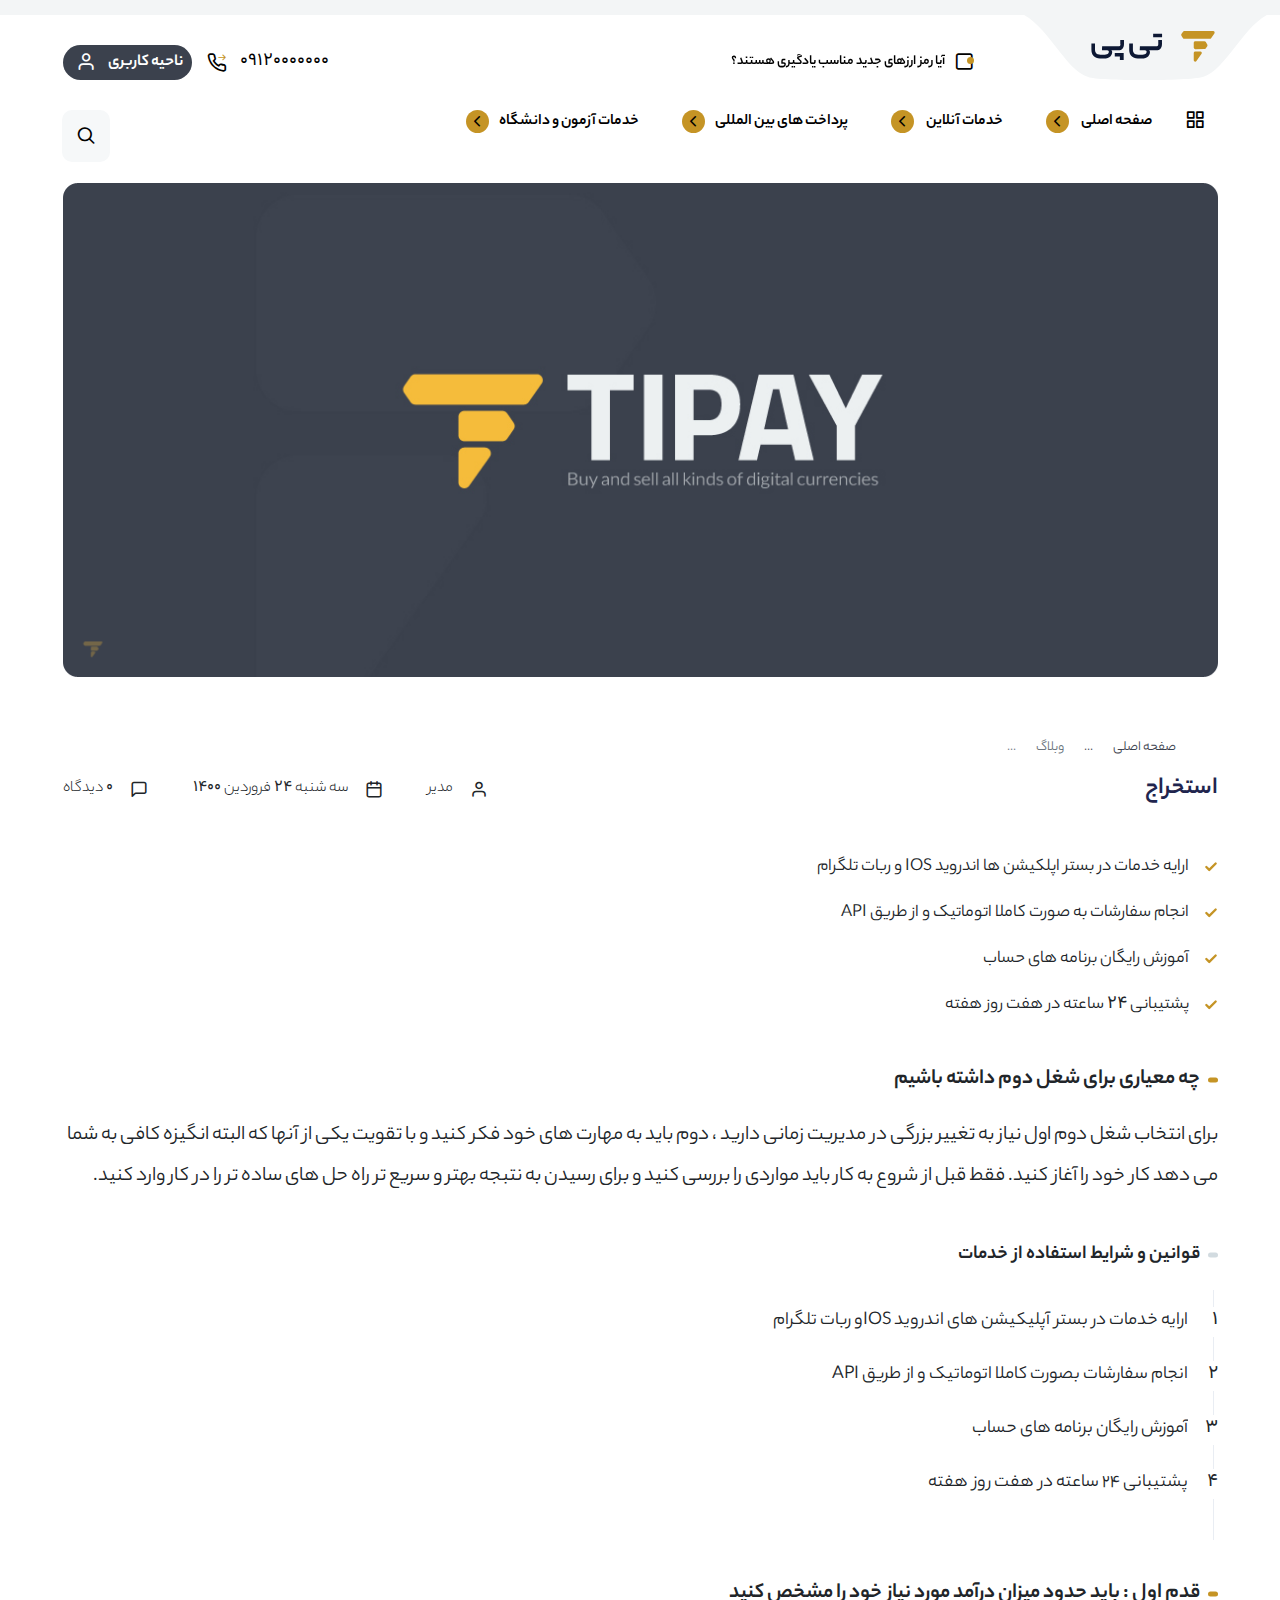
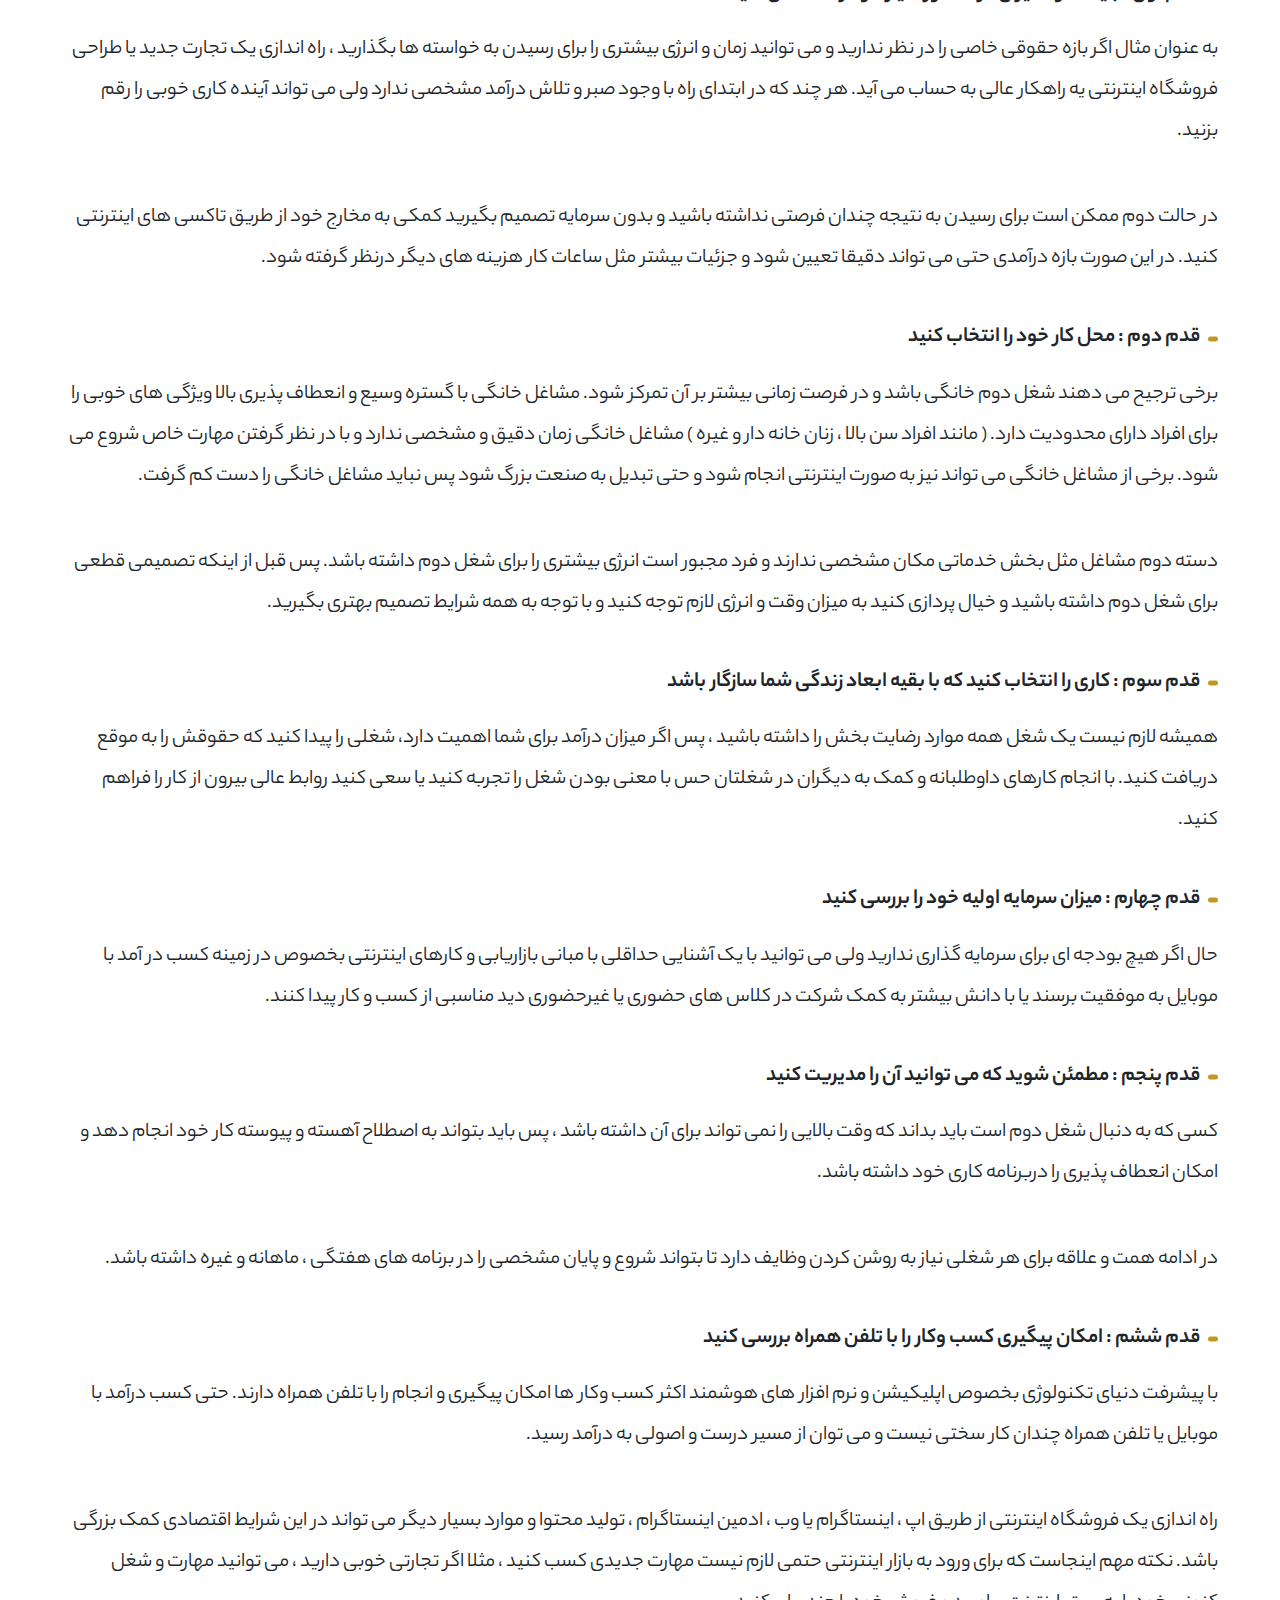
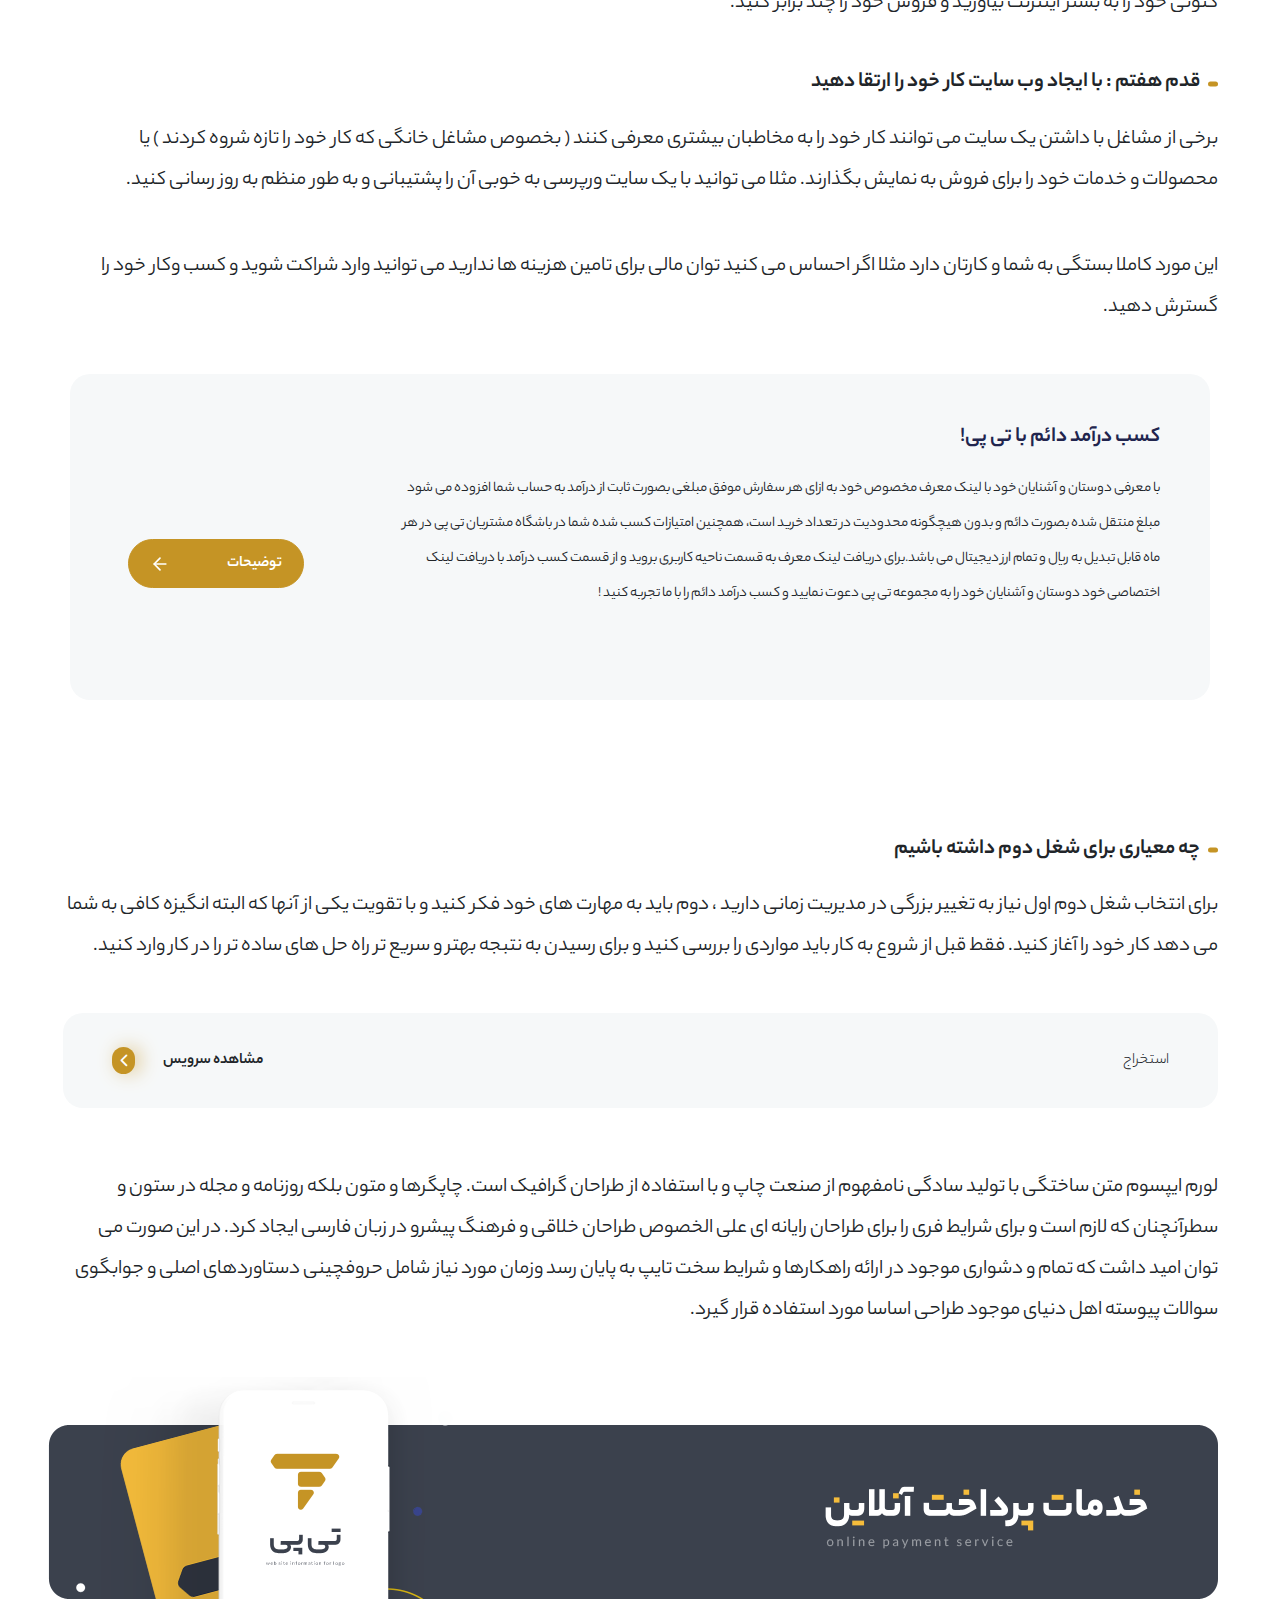
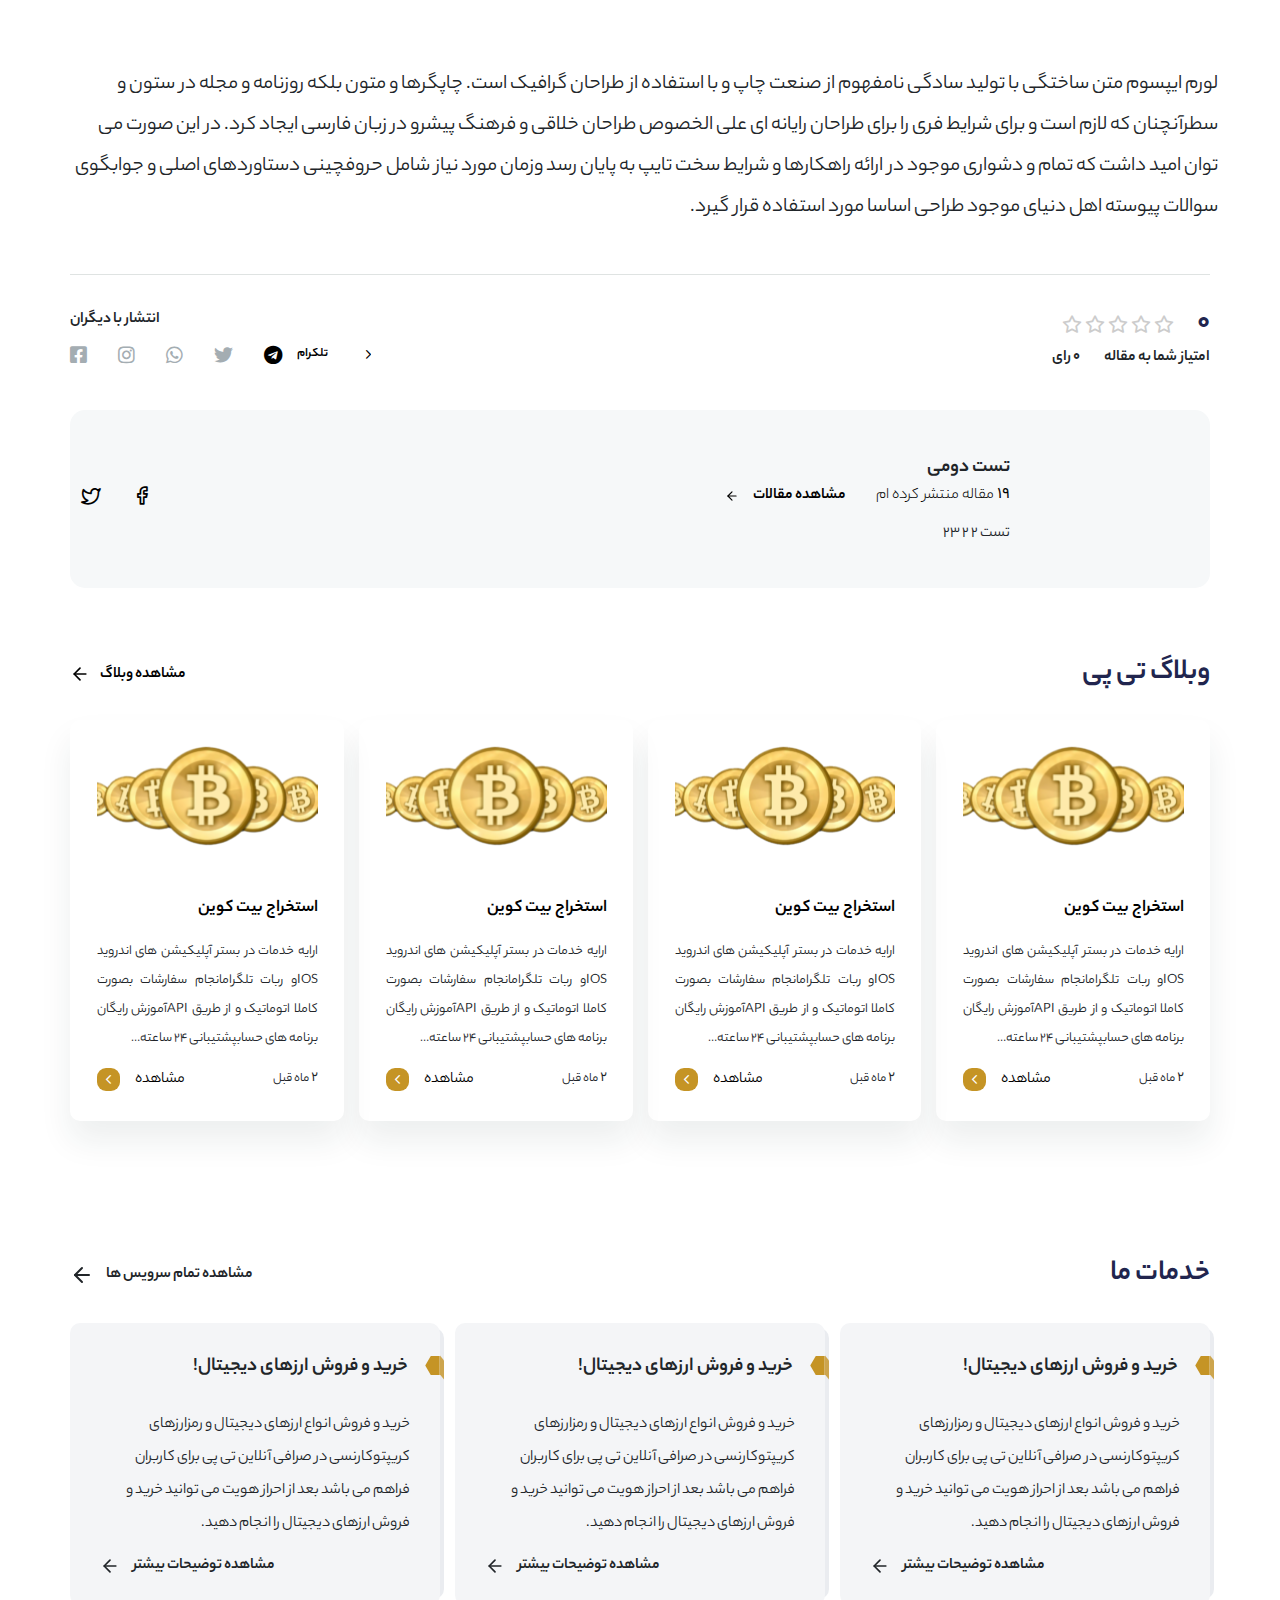
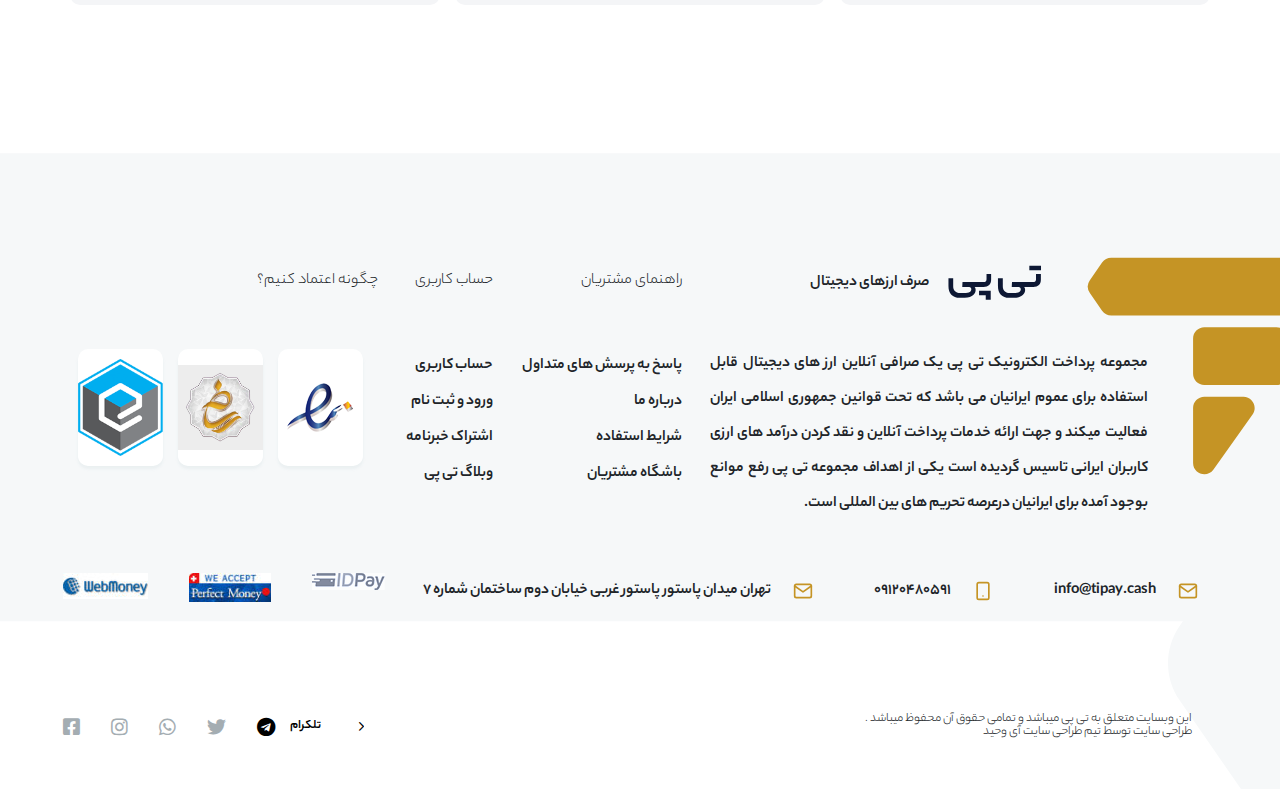
<file: blog.html>
<!DOCTYPE html>
<html lang="en">
<head>
    <meta charset="UTF-8">
    <title>وبلاگ</title>
    <meta name="viewport" content="width=device-width, initial-scale=1">
    <link rel="stylesheet" href="assets/css/bootstrap.min.css">
    <!--    <link rel="stylesheet" href="assets/css/bootstrap.rtl.min.css">-->
    <link rel="stylesheet" href="assets/css/vaziri.css">
    <link rel="stylesheet" href="assets/css/yekanbakh.css">
    <link rel="stylesheet" href="assets/css/all.min.css">
    <link rel="stylesheet" href="assets/css/swiper.min.css">
    <link rel="stylesheet" href="assets/css/iconfont.css">
    <link rel="stylesheet" href="style.css">
    <link rel="stylesheet" href="rtl.css">
    <link rel="stylesheet" href="assets/css/aos.css">
    <script src="assets/js/jquery-3.4.1.min.js"></script>
    <script src="assets/js/popper.min.js"></script>
    <script src="assets/js/bootstrap.min.js"></script>
    <script src="assets/js/swiper.min.js"></script>
    <script src="assets/js/feather.min.js"></script>
</head>
<body>
<div class="wrapper">
    <header class="site-header blog-header" id="top">
        <div class="container">
            <div class="site-header__top">
                <div class="row pt-4 align-items-center">
                    <div class="col-md-6 col-12">
                        <div class="site-header__right">
                            <div class="row justify-content-md-start justify-content-center align-items-center">
                                <div class="col-5">
                                    <h1 class="site-header__logo">
                                        <a href="./" title="صرافی تی پی">
                                            <img src="assets/imgs/logo.svg" alt="لوگو">
                                        </a>
                                    </h1>
                                </div>
                                <div class="col-md-7  d-lg-inline-block d-none mt-5">
                                    <div class="last-news">
                                        <div class="row align-items-center">
                                            <div class="col-1">
                                                <div class="icon-last-news">
                                                    <i class="feather icon-square"></i>
                                                </div>
                                            </div>
                                            <div class="col-11">
                                                <div class="swiper-container swiper-container1">
                                                    <div class="swiper-wrapper">
                                                        <div class="swiper-slide">
                                                            <a href="#" class="last-news_text">آیا رمز ارزهای جدید مناسب
                                                                یادگیری هستند؟</a>
                                                        </div>
                                                    </div>
                                                </div>
                                            </div>
                                        </div>
                                    </div>
                                </div>
                            </div>
                        </div>
                    </div>
                    <div class="col-md-6 col-12">
                        <div class="site-header__left mt-5 ">
                            <div class="row align-items-center justify-content-between justify-content-md-end">
                                <div class="col-auto d-md-none">
                                    <div class="mega-menu-responsive">
                                        <i class="feather icon-menu"></i>
                                    </div>
                                </div>
                                <div class="col-auto">
                                    <a href="tel:09120000000" class="phone-number">
                                        <span>09120000000</span>
                                        <i class="feather icon-phone"></i>
                                    </a>
                                </div>
                                <div class="col-auto ">
                                    <button class="btn user-area-btn">
                                        <span class="d-md-inline-block d-none">ناحیه کاربری</span>
                                        <i class="feather icon-user"></i>
                                    </button>
                                </div>
                            </div>
                        </div>
                    </div>
                </div>
            </div>
            <div class="site-header__bottom pt-5 d-md-flex justify-content-between d-none">
                <nav class="header-menu text-center d-flex">
                    <i class="feather icon-grid"></i>
                    <ul class="nav p-0 header-menu_items">
                        <li><a href="#">صفحه اصلی <i class="feather icon-chevron-left"></i></a></li>
                        <li><a href="#">خدمات آنلاین <i class="feather icon-chevron-left"></i></a></li>
                        <li><a href="#"> پرداخت های بین المللی<i class="feather icon-chevron-left"></i></a></li>
                        <li><a href="#">خدمات آزمون و دانشگاه<i class="feather icon-chevron-left"></i></a></li>
                    </ul>
                </nav>
                <form action="" class="header-search-bar d-flex">
                    <div class="input-group justify-content-end">
                        <input class="form-control" type="text" placeholder="جستجو">
                        <div class="input-group-append">
                            <button class="btn" type="button"><i class="feather icon-search"></i></button>
                        </div>
                    </div>
                </form>
            </div>
        </div>
    </header>
    <article class="single-blog">
        <div class="container">
            <div class="article-head">
                <figure class="article-head__img">
                    <img src="assets/imgs/pic.png" alt="">
                </figure>
                <nav style="--bs-breadcrumb-divider: '';" class="article-head__breadcrumb">
                    <ol class="breadcrumb ">
                        <li class="breadcrumb-item"><a href="#">صفحه اصلی</a></li>
                        <li class="breadcrumb-item active" aria-current="page"><a href="#">وبلاگ</a></li>
                    </ol>
                </nav>
                <div class="article-head__title-main">
                    <div class="row align-items-center justify-content-between">
                        <div class="col-lg-auto col-12"><h1 class="article-head__title subtitle">استخراج</h1></div>
                        <div class="col-lg-auto col-12">
                            <div class="article-head__info d-flex align-items-center justify-content-lg-start justify-content-between">
<span class="article-head__author d-flex align-items-center">
<i class="feather icon-user"></i>
    مدیر
</span>
                                <span class="article-head__calender d-flex align-items-center">
<i class="feather icon-calendar"></i>
                        سه شنبه 24 فروردین 1400
                    </span>
                                <span class="article-head__comment d-flex align-items-center">
                        <i class="feather icon-message-square"></i>
                        0 دیدگاه
                    </span>
                            </div>
                        </div>
                    </div>


                </div>
            </div>
            <div class="single-content">
                <ul>
                    <li><i data-feather="check"></i>ارایه خدمات در بستر اپلکیشن ها اندروید IOS و ربات تلگرام</li>
                    <li><i data-feather="check"></i>انجام سفارشات به صورت کاملا اتوماتیک و از طریق API</li>
                    <li><i data-feather="check"></i>آموزش رایگان برنامه های حساب</li>
                    <li><i data-feather="check"></i>پشتیبانی 24 ساعته در هفت روز هفته</li>
                </ul>
                <h2>چه معیاری برای شغل دوم داشته باشیم</h2>
                <p>
                    برای انتخاب شغل دوم اول نیاز به تغییر بزرگی در مدیریت زمانی دارید ، دوم باید به مهارت های خود فکر
                    کنید و با تقویت یکی از آنها که البته انگیزه کافی به شما می دهد کار خود را آغاز کنید. فقط قبل از شروع
                    به کار باید مواردی را بررسی کنید و برای رسیدن به نتبجه بهتر و سریع تر راه حل های ساده تر را در کار
                    وارد کنید.
                </p>
                <h4 class="item-title">
                    قوانین و شرایط استفاده از خدمات
                </h4>
                <ol>
                    <li>ارایه خدمات در بستر آپلیکیشن های اندروید IOSو ربات تلگرام</li>
                    <li>انجام سفارشات بصورت کاملا اتوماتیک و از طریق API</li>
                    <li>آموزش رایگان برنامه های حساب</li>
                    <li>پشتیبانی ۲۴ ساعته در هفت روز هفته</li>
                </ol>
                <h2>قدم اول : باید حدود میزان درآمد مورد نیاز خود را مشخص کنید</h2>
                <p>
                    به عنوان مثال اگر بازه حقوقی خاصی را در نظر ندارید و می توانید زمان و انرژی بیشتری را برای رسیدن به
                    خواسته ها بگذارید ، راه اندازی یک تجارت جدید یا طراحی فروشگاه اینترنتی یه راهکار عالی به حساب می
                    آید. هر چند که در ابتدای راه با وجود صبر و تلاش درآمد مشخصی ندارد ولی می تواند آینده کاری خوبی را
                    رقم بزنید.
                </p>
                <p>
                    در حالت دوم ممکن است برای رسیدن به نتیجه چندان فرصتی نداشته باشید و بدون سرمایه تصمیم بگیرید کمکی به
                    مخارج خود از طریق تاکسی های اینترنتی کنید. در این صورت بازه درآمدی حتی می تواند دقیقا تعیین شود و
                    جزئیات بیشتر مثل ساعات کار هزینه های دیگر درنظر گرفته شود.
                </p>
                <h2>قدم دوم : محل کار خود را انتخاب کنید</h2>
                <p>
                    برخی ترجیح می دهند شغل دوم خانگی باشد و در فرصت زمانی بیشتر بر آن تمرکز شود. مشاغل خانگی با گستره
                    وسیع و انعطاف پذیری بالا ویژگی های خوبی را برای افراد دارای محدودیت دارد. ( مانند افراد سن بالا ،
                    زنان خانه دار و غیره ) مشاغل خانگی زمان دقیق و مشخصی ندارد و با در نظر گرفتن مهارت خاص شروع می شود.
                    برخی از مشاغل خانگی می تواند نیز به صورت اینترنتی انجام شود و حتی تبدیل به صنعت بزرگ شود پس نباید
                    مشاغل خانگی را دست کم گرفت.
                </p>
                <p>
                    دسته دوم مشاغل مثل بخش خدماتی مکان مشخصی ندارند و فرد مجبور است انرژی بیشتری را برای شغل دوم داشته
                    باشد. پس قبل از اینکه تصمیمی قطعی برای شغل دوم داشته باشید و خیال پردازی کنید به میزان وقت و انرژی
                    لازم توجه کنید و با توجه به همه شرایط تصمیم بهتری بگیرید.
                </p>
                <h2>قدم سوم : کاری را انتخاب کنید که با بقیه ابعاد زندگی شما سازگار باشد</h2>
                <p>همیشه لازم نیست یک شغل همه موارد رضایت بخش را داشته باشید ، پس اگر میزان درآمد برای شما اهمیت دارد،
                    شغلی را پیدا کنید که حقوقش را به موقع دریافت کنید. با انجام کارهای داوطلبانه و کمک به دیگران در
                    شغلتان حس با معنی بودن شغل را تجربه کنید یا سعی کنید روابط عالی بیرون از کار را فراهم کنید.</p>
                <h2>قدم چهارم : میزان سرمایه اولیه خود را بررسی کنید</h2>
                <p>
                    حال اگر هیچ بودجه ای برای سرمایه گذاری ندارید ولی می توانید با یک آشنایی حداقلی با مبانی بازاریابی و
                    کارهای اینترنتی بخصوص در زمینه کسب در آمد با موبایل به موفقیت برسند یا با دانش بیشتر به کمک شرکت در
                    کلاس های حضوری یا غیرحضوری دید مناسبی از کسب و کار پیدا کنند.
                </p>
                <h2>قدم پنجم : مطمئن شوید که می توانید آن را مدیریت کنید</h2>
                <p>کسی که به دنبال شغل دوم است باید بداند که وقت بالایی را نمی تواند برای آن داشته باشد ، پس باید بتواند
                    به اصطلاح آهسته و پیوسته کار خود انجام دهد و امکان انعطاف پذیری را دربرنامه کاری خود داشته باشد.</p>
                <p>
                    در ادامه همت و علاقه برای هر شغلی نیاز به روشن کردن وظایف دارد تا بتواند شروع و پایان مشخصی را در
                    برنامه های هفتگی ، ماهانه و غیره داشته باشد.
                </p>
                <h2>قدم ششم : امکان پیگیری کسب وکار را با تلفن همراه بررسی کنید</h2>
                <p>
                    با پیشرفت دنیای تکنولوژی بخصوص اپلیکیشن و نرم افزار های هوشمند اکثر کسب وکار ها امکان پیگیری و انجام
                    را با تلفن همراه دارند. حتی کسب درآمد با موبایل یا تلفن همراه چندان کار سختی نیست و می توان از مسیر
                    درست و اصولی به درآمد رسید.
                </p>
                <p>
                    راه اندازی یک فروشگاه اینترنتی از طریق اپ ، اینستاگرام یا وب ، ادمین اینستاگرام ، تولید محتوا و
                    موارد بسیار دیگر می تواند در این شرایط اقتصادی کمک بزرگی باشد. نکته مهم اینجاست که برای ورود به
                    بازار اینترنتی حتمی لازم نیست مهارت جدیدی کسب کنید ، مثلا اگر تجارتی خوبی دارید ، می توانید مهارت و
                    شغل کنونی خود را به بستر اینترنت بیاورید و فروش خود را چند برابر کنید.
                </p>
                <h2>قدم هفتم : با ایجاد وب سایت کار خود را ارتقا دهید</h2>
                <p>برخی از مشاغل با داشتن یک سایت می توانند کار خود را به مخاطبان بیشتری معرفی کنند ( بخصوص مشاغل خانگی
                    که کار خود را تازه شروه کردند ) یا محصولات و خدمات خود را برای فروش به نمایش بگذارند. مثلا می توانید
                    با یک سایت ورپرسی به خوبی آن را پشتیبانی و به طور منظم به روز رسانی کنید.</p>
                <p>
                    این مورد کاملا بستگی به شما و کارتان دارد مثلا اگر احساس می کنید توان مالی برای تامین هزینه ها
                    ندارید می توانید وارد شراکت شوید و کسب وکار خود را گسترش دهید.
                </p>
                <section class="earn-money">
                    <div class="container">
                        <div class="earn-money__main">
                            <h2 class="earn-money__title subtitle">
                                کسب درآمد دائم با تی پی!
                            </h2>
                            <div class="earn-money__content">
                                <div class="row d-flex justify-content-between align-items-center">
                                    <div class="col-lg-9">
                                        <p class="earn-money__text">
                                            با معرفی دوستان و آشنایان خود با لینک معرف مخصوص خود به ازای هر سفارش موفق
                                            مبلغی
                                            بصورت ثابت
                                            از درآمد
                                            به حساب شما افزوده می شود مبلغ منتقل شده بصورت دائم و بدون هیچگونه محدودیت
                                            در
                                            تعداد خرید
                                            است، همچنین
                                            امتیازات کسب شده شما در باشگاه مشتریان تی پی در هر ماه قابل تبدیل به ریال و
                                            تمام
                                            ارز دیجیتال
                                            می
                                            باشد.برای دریافت لینک معرف به قسمت ناحیه کاربری بروید و از قسمت کسب درآمد با
                                            دریافت لینک
                                            اختصاصی خود
                                            دوستان و آشنایان خود را به مجموعه تی پی دعوت نمایید و کسب درآمد دائم را با
                                            ما
                                            تجربه کنید !
                                        </p>
                                    </div>
                                    <div class="col-lg-auto text-lg-end text-center">
                                        <a href="#" class="earn-money__btn btn btn-primary rounded-pill"
                                           title="لینک معرف">توضیحات
                                            <i data-feather="arrow-right"></i>
                                        </a>
                                    </div>
                                </div>
                            </div>
                        </div>
                    </div>
                </section>
                <h2>چه معیاری برای شغل دوم داشته باشیم </h2>
                <p>
                    برای انتخاب شغل دوم اول نیاز به تغییر بزرگی در مدیریت زمانی دارید ، دوم باید به مهارت های خود فکر
                    کنید و
                    با تقویت یکی از آنها که البته انگیزه کافی به شما می دهد کار خود را آغاز کنید. فقط قبل از شروع به کار
                    باید مواردی را بررسی کنید و برای رسیدن به نتبجه بهتر و سریع تر راه حل های ساده تر را در کار وارد
                    کنید.
                </p>
                <section class="sell-crypto">
                    <div class="row align-items-center justify-content-lg-between justify-content-center">
                        <div class="col-lg-auto col-12">
                            <div class="sell-crypto__right text-lg-start text-center">
                                <span id="alttext">استخراج</span>
                            </div>
                        </div>
                        <div class="col-lg-auto col-12 ">
                            <a href=""
                               class="sell-crypto__btn d-flex align-items-center bold justify-content-lg-start justify-content-center">
                                مشاهده سرویس
                                <i class="feather icon-chevron-right"></i>
                            </a>
                        </div>
                    </div>
                </section>
                <p>
                    لورم ایپسوم متن ساختگی با تولید سادگی نامفهوم از صنعت چاپ و با استفاده از طراحان گرافیک است. چاپگرها
                    و متون بلکه روزنامه و مجله در ستون و سطرآنچنان که لازم است و برای شرایط فری را برای طراحان رایانه ای
                    علی الخصوص طراحان خلاقی و فرهنگ پیشرو در زبان فارسی ایجاد کرد. در این صورت می توان امید داشت که تمام
                    و دشواری موجود در ارائه راهکارها و شرایط سخت تایپ به پایان رسد وزمان مورد نیاز شامل حروفچینی
                    دستاوردهای اصلی و جوابگوی سوالات پیوسته اهل دنیای موجود طراحی اساسا مورد استفاده قرار گیرد.
                </p>
                <figure class="wp-block-image">
                    <img src="assets/imgs/baner.png" alt="">
                </figure>
                <p>
                    لورم ایپسوم متن ساختگی با تولید سادگی نامفهوم از صنعت چاپ و با استفاده از طراحان گرافیک است. چاپگرها
                    و متون بلکه روزنامه و مجله در ستون و سطرآنچنان که لازم است و برای شرایط فری را برای طراحان رایانه ای
                    علی الخصوص طراحان خلاقی و فرهنگ پیشرو در زبان فارسی ایجاد کرد. در این صورت می توان امید داشت که تمام
                    و دشواری موجود در ارائه راهکارها و شرایط سخت تایپ به پایان رسد وزمان مورد نیاز شامل حروفچینی
                    دستاوردهای اصلی و جوابگوی سوالات پیوسته اهل دنیای موجود طراحی اساسا مورد استفاده قرار گیرد.
                </p>
            </div>
            <div class="container">
                <div class="about-article">
                    <div class="row align-items-center justify-content-between">
                        <div class="col-lg-auto col-12">
                            <div class="about-article__right">
                                <div class="about-article__right-top d-flex align-items-center ">
                                    <span class="about-article__rate-num title">
                                        0
                                    </span>
                                    <div class="rate">
                                        <i class="feather icon-star"></i>
                                        <i class="feather icon-star"></i>
                                        <i class="feather icon-star"></i>
                                        <i class="feather icon-star"></i>
                                        <i class="feather icon-star"></i>
                                    </div>
                                </div>
                                <div class="about-article__right-bottom bold">
                                    <span class="about-article__your-rate">
                                        امتیاز شما به مقاله
                                    </span>
                                    <span class="about-article__your-rate-num">
                                        0
                                        <span>
                                            رای
                                        </span>
                                    </span>
                                </div>
                            </div>
                        </div>
                        <div class="col-lg-auto col-12">
                            <div class="about-article__left">
<span class="about-article__share bold">
    انتشار با دیگران
</span>
                                <div class="site-footer">
                                    <ul class="site-footer__social d-flex align-items-center">
                                        <li class="active">
                                            <a href="#" title="تلگرام">
                                                <i class="feather icon-chevron-left site-footer__social-arrow"></i>
                                                <span class="site-footer__social-text">
                                تلگرام
                            </span>
                                                <i class="fab fa-telegram site-footer__social-icon"></i>
                                            </a>
                                        </li>
                                        <li>
                                            <a href="#" title="توییتر">
                                                <i class="feather icon-chevron-left site-footer__social-arrow"></i>
                                                <span class="site-footer__social-text">
                               توییتر
                            </span>
                                                <i class="fab fa-twitter site-footer__social-icon"></i>
                                            </a>
                                        </li>
                                        <li>
                                            <a href="#" title="واتس آپ">
                                                <i class="feather icon-chevron-left site-footer__social-arrow"></i>
                                                <span class="site-footer__social-text">
                               واتس آپ
                            </span>
                                                <i class="fab fa-whatsapp site-footer__social-icon"></i>
                                            </a>
                                        </li>
                                        <li>
                                            <a href="#" title="اینستگرام">
                                                <i class="feather icon-chevron-left site-footer__social-arrow"></i>
                                                <span class="site-footer__social-text">
                               اینستگرام
                            </span>
                                                <i class="fab fa-instagram site-footer__social-icon"></i>
                                            </a>
                                        </li>
                                        <li>
                                            <a href="#" title="فیس بوک">
                                                <i class="feather icon-chevron-left site-footer__social-arrow"></i>
                                                <span class="site-footer__social-text">
                               فیس بوک
                            </span>
                                                <i class="fab fa-facebook-square site-footer__social-icon"></i>
                                            </a>
                                        </li>
                                    </ul>
                                </div>
                            </div>
                        </div>
                    </div>
                </div>
            </div>
            <div class="about-author">
                <div class="container">
                    <div class="about-author__main d-flex flex-lg-row flex-column">
                        <figure class="about-author__img">
                            <img src="assets/imgs/c95a840363d7ff1587b4ac16462f3589.png" alt="" loading="lazy">
                        </figure>
                        <div class="about-author__content">
                            <strong class="about-author__author-name item-title">
                                تست دومی
                            </strong>
                            <div class="about-author__info d-flex align-items-center justify-content-between flex-lg-row flex-column">
                                <div class="about-author__article-send-main d-flex align-items-center">
                                    <span class="about-author__article-send">19 مقاله منتشر کرده ام</span>
                                    <a href="#" class="about-author__article-all bold">
                                        مشاهده مقالات
                                        <i data-feather="arrow-right"></i>
                                    </a>
                                </div>
                                <div class="about-author__social d-flex align-items-center">
                                    <a href="#" title="facebook">
                                        <i class="feather icon-facebook"></i>
                                    </a>
                                    <a href="#" title="twitter">
                                        <i class="feather icon-twitter"></i>
                                    </a>
                                </div>
                            </div>
                            <div class="about-author__description">
                                تست ۲ ۲ ۲۳
                            </div>
                        </div>
                    </div>
                </div>
            </div>
            <section class="blog-tpay">
                <div class="container">
                    <div class="blog-tpay__title-main">
                        <div class="row align-items-center justify-content-between">
                            <div class="col-auto">
                                <h2 class="blog-tpay__title title">
                                    وبلاگ تی پی
                                </h2>
                            </div>
                            <div class="col-auto">
                                <a href="#" target="_blank" title="تست" class="blog-tpay__btn bold">مشاهده
                                    وبلاگ<i data-feather="arrow-right"></i></a>
                            </div>
                        </div>
                    </div>
                    <div class="row">
                        <div class="col-lg-3 col-md-6 col-12 mb-4 mb-lg-0">
                            <article class="blog-tpay__item ">
                                <figure class="blog-tpay__img">
                                    <a href="#" title="">
                                        <img src="assets/imgs/bitcoin-clip-art-11-220x129.png" alt="">
                                    </a>
                                </figure>
                                <h3 class="blog-tpay__item-title">
                                    <a href="#" title="استخراج بیت کوین">استخراج بیت کوین</a>
                                </h3>
                                <p class="blog-tpay__item-excerpt">
                                    ارایه خدمات در بستر آپلیکیشن های اندروید IOSو ربات تلگرامانجام سفارشات بصورت کاملا اتوماتیک و از
                                    طریق APIآموزش رایگان برنامه های حسابپشتیبانی ۲۴ ساعته…
                                </p>
                                <div class="blog-tpay__footer">
                                    <div class="row align-items-center justify-content-between">
                                        <div class="col-auto">
                                            <div class="blog-tpay__time">
                                                2 ماه قبل
                                            </div>
                                        </div>
                                        <div class="col-auto">
                                            <a href="" class="blog-tpay__item-btn">مشاهده
                                                <i class="feather icon-chevron-right"></i>
                                            </a>
                                        </div>
                                    </div>
                                </div>
                            </article>
                        </div>
                        <div class="col-lg-3 col-md-6 col-12 mb-4 mb-lg-0">
                            <article class="blog-tpay__item ">
                                <figure class="blog-tpay__img">
                                    <a href="#" title="">
                                        <img src="assets/imgs/bitcoin-clip-art-11-220x129.png" alt="">
                                    </a>
                                </figure>
                                <h3 class="blog-tpay__item-title">
                                    <a href="#" title="استخراج بیت کوین">استخراج بیت کوین</a>
                                </h3>
                                <p class="blog-tpay__item-excerpt">
                                    ارایه خدمات در بستر آپلیکیشن های اندروید IOSو ربات تلگرامانجام سفارشات بصورت کاملا اتوماتیک و از
                                    طریق APIآموزش رایگان برنامه های حسابپشتیبانی ۲۴ ساعته…
                                </p>
                                <div class="blog-tpay__footer">
                                    <div class="row align-items-center justify-content-between">
                                        <div class="col-auto">
                                            <div class="blog-tpay__time">
                                                2 ماه قبل
                                            </div>
                                        </div>
                                        <div class="col-auto">
                                            <a href="" class="blog-tpay__item-btn">مشاهده
                                                <i class="feather icon-chevron-right"></i>
                                            </a>
                                        </div>
                                    </div>
                                </div>
                            </article>
                        </div>
                        <div class="col-lg-3 col-md-6 col-12 mb-4 mb-lg-0">
                            <article class="blog-tpay__item ">
                                <figure class="blog-tpay__img">
                                    <a href="#" title="">
                                        <img src="assets/imgs/bitcoin-clip-art-11-220x129.png" alt="">
                                    </a>
                                </figure>
                                <h3 class="blog-tpay__item-title">
                                    <a href="#" title="استخراج بیت کوین">استخراج بیت کوین</a>
                                </h3>
                                <p class="blog-tpay__item-excerpt">
                                    ارایه خدمات در بستر آپلیکیشن های اندروید IOSو ربات تلگرامانجام سفارشات بصورت کاملا اتوماتیک و از
                                    طریق APIآموزش رایگان برنامه های حسابپشتیبانی ۲۴ ساعته…
                                </p>
                                <div class="blog-tpay__footer">
                                    <div class="row align-items-center justify-content-between">
                                        <div class="col-auto">
                                            <div class="blog-tpay__time">
                                                2 ماه قبل
                                            </div>
                                        </div>
                                        <div class="col-auto">
                                            <a href="" class="blog-tpay__item-btn">مشاهده
                                                <i class="feather icon-chevron-right"></i>
                                            </a>
                                        </div>
                                    </div>
                                </div>
                            </article>
                        </div>
                        <div class="col-lg-3 col-md-6 col-12 mb-4 mb-lg-0">
                            <article class="blog-tpay__item ">
                                <figure class="blog-tpay__img">
                                    <a href="#" title="">
                                        <img src="assets/imgs/bitcoin-clip-art-11-220x129.png" alt="">
                                    </a>
                                </figure>
                                <h3 class="blog-tpay__item-title">
                                    <a href="#" title="استخراج بیت کوین">استخراج بیت کوین</a>
                                </h3>
                                <p class="blog-tpay__item-excerpt">
                                    ارایه خدمات در بستر آپلیکیشن های اندروید IOSو ربات تلگرامانجام سفارشات بصورت کاملا اتوماتیک و از
                                    طریق APIآموزش رایگان برنامه های حسابپشتیبانی ۲۴ ساعته…
                                </p>
                                <div class="blog-tpay__footer">
                                    <div class="row align-items-center justify-content-between">
                                        <div class="col-auto">
                                            <div class="blog-tpay__time">
                                                2 ماه قبل
                                            </div>
                                        </div>
                                        <div class="col-auto">
                                            <a href="" class="blog-tpay__item-btn">مشاهده
                                                <i class="feather icon-chevron-right"></i>
                                            </a>
                                        </div>
                                    </div>
                                </div>
                            </article>
                        </div>
                    </div>
                </div>
            </section>
            <section class="services-us">
                <div class="container ">
                    <div class="services-us__title-main pt-lg-5 mb-4 mb-lg-5">
                        <div class="row align-items-center justify-content-between">
                            <div class="col-auto">
                                <h2 class="title services-us__title">
                                    خدمات ما
                                </h2>
                            </div>
                            <div class="col-auto">
                                <a href="#" class="services-us__link-all bold text-dark">
                                    مشاهده تمام سرویس ها
                                    <i data-feather="arrow-right"></i>
                                </a>
                            </div>
                        </div>
                    </div>
                    <div class="row align-items-center">
                        <div class="col-12 col-lg-4 col-md-6">
                            <div class="div services-us__item-main mb-lg-0 mb-4">
                                <span class="services-us__bg"></span>
                                <div class="services-us__item">
                                    <h2 class="services-us__item-title item-title d-flex">
                                        <svg xmlns="http://www.w3.org/2000/svg" viewBox="0 0 14.68 19.43">
                                            <defs>
                                                <style>.cls-1 {
                                                    fill: #fff;
                                                }</style>
                                            </defs>
                                            <title>Asset 1</title>
                                            <g id="Layer_2" data-name="Layer 2">
                                                <g id="Layer_1-2" data-name="Layer 1">
                                                    <path class="cls-1"
                                                          d="M14.68,0V19.43H5.8a.45.45,0,0,1-.39-.23L.06,10a.47.47,0,0,1,0-.46L5.41.23A.45.45,0,0,1,5.8,0Z"/>
                                                </g>
                                            </g>
                                        </svg>
                                        <a href="#" class=" mb-4">خرید و فروش ارزهای دیجیتال!</a>
                                    </h2>
                                    <p class="services-us__item-description px-5 my-4">
                                        خرید و فروش انواع ارزهای دیجیتال و رمزارزهای کریپتوکارنسی در صرافی آنلاین تی پی برای کاربران
                                        فراهم می باشد بعد از احراز هویت می توانید خرید و فروش ارزهای دیجیتال را انجام دهید.
                                    </p>
                                    <a href="#" class="services-us__item-link px-5">
                                        مشاهده توضیحات بیشتر
                                        <i data-feather="arrow-right"></i>
                                    </a>
                                </div>
                            </div>
                        </div>
                        <div class="col-12 col-lg-4 col-md-6">
                            <div class="div services-us__item-main mb-lg-0 mb-4">
                                <span class="services-us__bg"></span>
                                <div class="services-us__item">
                                    <h2 class="services-us__item-title item-title d-flex">
                                        <svg xmlns="http://www.w3.org/2000/svg" viewBox="0 0 14.68 19.43">
                                            <defs>
                                                <style>.cls-1 {
                                                    fill: #fff;
                                                }</style>
                                            </defs>
                                            <title>Asset 1</title>
                                            <g id="Layer_2" data-name="Layer 2">
                                                <g id="Layer_1-2" data-name="Layer 1">
                                                    <path class="cls-1"
                                                          d="M14.68,0V19.43H5.8a.45.45,0,0,1-.39-.23L.06,10a.47.47,0,0,1,0-.46L5.41.23A.45.45,0,0,1,5.8,0Z"/>
                                                </g>
                                            </g>
                                        </svg>
                                        <a href="#" class=" mb-4">خرید و فروش ارزهای دیجیتال!</a>
                                    </h2>
                                    <p class="services-us__item-description px-5 my-4">
                                        خرید و فروش انواع ارزهای دیجیتال و رمزارزهای کریپتوکارنسی در صرافی آنلاین تی پی برای کاربران
                                        فراهم می باشد بعد از احراز هویت می توانید خرید و فروش ارزهای دیجیتال را انجام دهید.
                                    </p>
                                    <a href="#" class="services-us__item-link px-5">
                                        مشاهده توضیحات بیشتر
                                        <i data-feather="arrow-right"></i>
                                    </a>
                                </div>
                            </div>
                        </div>
                        <div class="col-12 col-lg-4 col-md-6">
                            <div class="div services-us__item-main mb-lg-0 mb-4">
                                <span class="services-us__bg"></span>
                                <div class="services-us__item">
                                    <h2 class="services-us__item-title item-title d-flex">
                                        <svg xmlns="http://www.w3.org/2000/svg" viewBox="0 0 14.68 19.43">
                                            <defs>
                                                <style>.cls-1 {
                                                    fill: #fff;
                                                }</style>
                                            </defs>
                                            <title>Asset 1</title>
                                            <g id="Layer_2" data-name="Layer 2">
                                                <g id="Layer_1-2" data-name="Layer 1">
                                                    <path class="cls-1"
                                                          d="M14.68,0V19.43H5.8a.45.45,0,0,1-.39-.23L.06,10a.47.47,0,0,1,0-.46L5.41.23A.45.45,0,0,1,5.8,0Z"/>
                                                </g>
                                            </g>
                                        </svg>
                                        <a href="#" class=" mb-4">خرید و فروش ارزهای دیجیتال!</a>
                                    </h2>
                                    <p class="services-us__item-description px-5 my-4">
                                        خرید و فروش انواع ارزهای دیجیتال و رمزارزهای کریپتوکارنسی در صرافی آنلاین تی پی برای کاربران
                                        فراهم می باشد بعد از احراز هویت می توانید خرید و فروش ارزهای دیجیتال را انجام دهید.
                                    </p>
                                    <a href="#" class="services-us__item-link px-5">
                                        مشاهده توضیحات بیشتر
                                        <i data-feather="arrow-right"></i>
                                    </a>
                                </div>
                            </div>
                        </div>
                    </div>
                </div>
            </section>
        </div>
    </article>
    <div class="site-footer">
        <div class="site-footer__top">
            <div class="container">
                <div class="site-footer__top-head d-flex justify-content-between">
                    <div class="row w-100 justify-content-between">
                        <div class="col-lg-5">
                            <div class="site-footer__about-main">
                                <figure class="site-footer__logo-big">
                                    <img src="assets/imgs/tpat-logo-t.svg" alt="">
                                </figure>
                                <div class="site-footer__about-title">
                                    <div class="row align-items-center">
                                        <div class="col-4">
                                            <figure>
                                                <img src="assets/imgs/logotype.svg" alt="">
                                            </figure>
                                        </div>
                                        <div class="col-6">
                                            <h2 class="bold">صرف ارزهای دیجیتال</h2>
                                        </div>
                                    </div>

                                </div>
                                <p class="site-footer__about-content">
                                    مجموعه پرداخت الکترونیک تی پی یک صرافی آنلاین ارز های دیجیتال قابل استفاده برای عموم
                                    ایرانیان می باشد که تحت قوانین جمهوری اسلامی ایران فعالیت میکند و جهت ارائه خدمات پرداخت
                                    آنلاین و نقد کردن درآمد های ارزی کاربران ایرانی تاسیس گردیده است یکی از اهداف مجموعه تی
                                    پی رفع موانع بوجود آمده برای ایرانیان درعرصه تحریم های بین المللی است.
                                </p>
                            </div>
                        </div>
                        <div class="col-lg-auto col-6">
                            <div class="site-footer__item-main">
                            <span class="site-footer__item-title">
راهنمای مشتریان
                            </span>
                                <ul class="site-footer__item">
                                    <li class="menu-item"><a href="#">پاسخ به پرسش های متداول</a></li>
                                    <li class="menu-item"><a href="#">درباره ما</a></li>
                                    <li class="menu-item"><a href="#">شرایط استفاده</a></li>
                                    <li class="menu-item"><a href="#">باشگاه مشتریان</a></li>
                                </ul>
                            </div>
                        </div>
                        <div class="col-lg-auto col-6">
                            <div class="site-footer__item-main">
                            <span class="site-footer__item-title">
حساب کاربری
                            </span>
                                <ul class="site-footer__item">
                                    <li class="menu-item"><a href="#">حساب کاربری</a></li>
                                    <li class="menu-item"><a href="#">ورود و ثبت نام</a></li>
                                    <li class="menu-item"><a href="#">اشتراک خبرنامه</a></li>
                                    <li class="menu-item"><a href="#">وبلاگ تی پی</a></li>
                                </ul>
                            </div>
                        </div>
                        <div class="col-lg-auto">
                            <div class="site-footer__item-main">
                            <span class="site-footer__item-title">
چگونه اعتماد کنیم؟
                            </span>
                                <ul class="site-footer__item-symbol d-flex align-items-center">
                                    <li><a href="#">
                                        <img src="assets/imgs/namad1.png" alt="">
                                        <span>مشاهده
                                    <i data-feather="arrow-right"></i>
                                    </span>
                                    </a></li>
                                    <li><a href="#">
                                        <img src="assets/imgs/samandehi-1.png" alt="">
                                        <span>مشاهده
                                    <i data-feather="arrow-right"></i>
                                    </span>
                                    </a></li>
                                    <li><a href="#">
                                        <img src="assets/imgs/logo.png" alt="">
                                        <span>مشاهده
                                    <i data-feather="arrow-right"></i>
                                    </span>
                                    </a></li>
                                </ul>
                            </div>
                        </div>
                    </div>
                </div>
                <div class="site-footer__top-footer d-flex flex-lg-row flex-column justify-content-between align-items-center">
                    <ul class="site-footer__info d-flex flex-lg-row flex-column align-items-lg-start align-items-center">
                        <li class="align-items-center">
                            <i data-feather="mail"></i>
                            <a href="mailto:info@tipay.cash" title="آدرس ایمیل">
                                info@tipay.cash
                            </a>
                        </li>
                        <li class="align-items-center">
                            <i data-feather="smartphone"></i>
                            <a href="tel:" title="شماره تلفن">
                                ۰۹۱۲۰۴۸۰۵۹۱
                            </a>
                        </li>
                        <li class="align-items-center">
                            <i data-feather="mail"></i>
                            <a href="#" title="آدرس ">
                                تهران میدان پاستور پاستور غربی خیابان دوم ساختمان شماره ۷
                            </a>
                        </li>
                    </ul>
                    <ul class="site-footer__partners-imgs d-flex">
                        <li>
                            <figure class="site-footer__Partners-img">
                                <img src="assets/imgs/IDPay-Logo-Jpg-Way2pay-96-03-06.png" alt="">
                            </figure>
                        </li>
                        <li>
                            <figure class="site-footer__Partners-img">
                                <img src="assets/imgs/accepted_2a-1-e1616325334196.jpg" alt="">
                            </figure>
                        </li>
                        <li>
                            <figure class="site-footer__Partners-img">
                                <img src="assets/imgs/webmoney-e1616325845292.jpg" alt="">
                            </figure>
                        </li>
                    </ul>
                </div>
            </div>
        </div>
        <div class="site-footer__bottom-sec">
            <div class="container">
                <div class="site-footer__bottom d-flex justify-content-between align-items-center flex-column-reverse flex-lg-row">
                    <div class="site-footer__copy-right d-flex align-items-center">
                        <a href="#"></a>
                        <div class="site-footer__copy-right-text d-flex flex-column">
<span class="site-footer__text">
                    اين وبسايت متعلق به تی پی ميباشد و تمامی حقوق آن محفوظ ميباشد .

</span>
                            <span class="site-footer__ivahid-text">
                    طراحی سایت توسط تیم طراحی سایت آی وحید
                        </span>
                        </div>
                    </div>
                    <ul class="site-footer__social d-flex align-items-center">
                        <li class="active">
                            <a href="#" title="تلگرام">
                                <i class="feather icon-chevron-left site-footer__social-arrow"></i>
                                <span class="site-footer__social-text">
                                تلگرام
                            </span>
                                <i class="fab fa-telegram site-footer__social-icon"></i>
                            </a>
                        </li>
                        <li>
                            <a href="#" title="توییتر">
                                <i class="feather icon-chevron-left site-footer__social-arrow"></i>
                                <span class="site-footer__social-text">
                               توییتر
                            </span>
                                <i class="fab fa-twitter site-footer__social-icon"></i>
                            </a>
                        </li>
                        <li>
                            <a href="#" title="واتس آپ">
                                <i class="feather icon-chevron-left site-footer__social-arrow"></i>
                                <span class="site-footer__social-text">
                               واتس آپ
                            </span>
                                <i class="fab fa-whatsapp site-footer__social-icon"></i>
                            </a>
                        </li>
                        <li>
                            <a href="#" title="اینستگرام">
                                <i class="feather icon-chevron-left site-footer__social-arrow"></i>
                                <span class="site-footer__social-text">
                               اینستگرام
                            </span>
                                <i class="fab fa-instagram site-footer__social-icon"></i>
                            </a>
                        </li>
                        <li>
                            <a href="#" title="فیس بوک">
                                <i class="feather icon-chevron-left site-footer__social-arrow"></i>
                                <span class="site-footer__social-text">
                               فیس بوک
                            </span>
                                <i class="fab fa-facebook-square site-footer__social-icon"></i>
                            </a>
                        </li>
                    </ul>
                </div>
            </div>
        </div>
    </div>
    <!--menu mobile-->
    <div class="mega-menu-site-responsive">
        <div class="mega-menu-site-responsive__head">
            <div class="mega-menu-site-responsive__header d-flex align-items-center justify-content-between">
                <div class="site-header__login-advice site-header__login-advice--res">
                    <a href="#" title="صفحه ورود" class="site-header__login">
                        <i class="feather icon-user"></i>
                    </a>
                </div>
                <i data-feather="x" class="close"></i>
            </div>
            <div class="site-header__logo--res text-center">
                <a href="#" class="site-header__logo-link site-header__logo-link--res">
                    <div class="site-header__logo-menu-res">
                        <figure>
                            <img src="assets/imgs/site-logo.png" alt="">
                        </figure>
                    </div>
                </a>
            </div>
            <div class="mega-menu-site-responsive__search px-5">
                <form action="">
                    <div class="input-group mb-3">
                        <input type="text" class="form-control" placeholder="جستجو">
                        <div class="input-group-append">
                            <button class="btn" type="submit"><i class="feather icon-search"></i></button>
                        </div>
                    </div>
                </form>
            </div>
        </div>
        <div class="mega-menu-site-responsive__body">
            <ul class="menu">
                <li><a href="#">حساب کاربری</a></li>
                <li><a href="#">ورود و ثبت نام</a></li>
                <li><a href="#">اشتراک خبرنامه</a></li>
                <li><a href="#">وبلاگ تی پی </a></li>
            </ul>
        </div>
        <div class="mega-menu-site-responsive__footer">
            <ul class="site-footer__social d-flex align-items-center justify-content-center">
                <li class="active m-0">
                    <a href="#" title="تلگرام">
                        <i class="feather icon-chevron-left site-footer__social-arrow"></i>
                        <span class="site-footer__social-text">
                                تلگرام
                            </span>
                        <i class="fab fa-telegram site-footer__social-icon"></i>
                    </a>
                </li>
                <li>
                    <a href="#" title="توییتر">
                        <i class="feather icon-chevron-left site-footer__social-arrow"></i>
                        <span class="site-footer__social-text">
                               توییتر
                            </span>
                        <i class="fab fa-twitter site-footer__social-icon"></i>
                    </a>
                </li>
                <li>
                    <a href="#" title="واتس آپ">
                        <i class="feather icon-chevron-left site-footer__social-arrow"></i>
                        <span class="site-footer__social-text">
                               واتس آپ
                            </span>
                        <i class="fab fa-whatsapp site-footer__social-icon"></i>
                    </a>
                </li>
                <li>
                    <a href="#" title="اینستگرام">
                        <i class="feather icon-chevron-left site-footer__social-arrow"></i>
                        <span class="site-footer__social-text">
                               اینستگرام
                            </span>
                        <i class="fab fa-instagram site-footer__social-icon"></i>
                    </a>
                </li>
                <li>
                    <a href="#" title="فیس بوک">
                        <i class="feather icon-chevron-left site-footer__social-arrow"></i>
                        <span class="site-footer__social-text">
                               فیس بوک
                            </span>
                        <i class="fab fa-facebook-square site-footer__social-icon"></i>
                    </a>
                </li>
            </ul>
        </div>
    </div>
</div>
<script src="assets/js/aos.js"></script>
<script src="assets/js/main.js"></script>
</body>
</html>
</file>
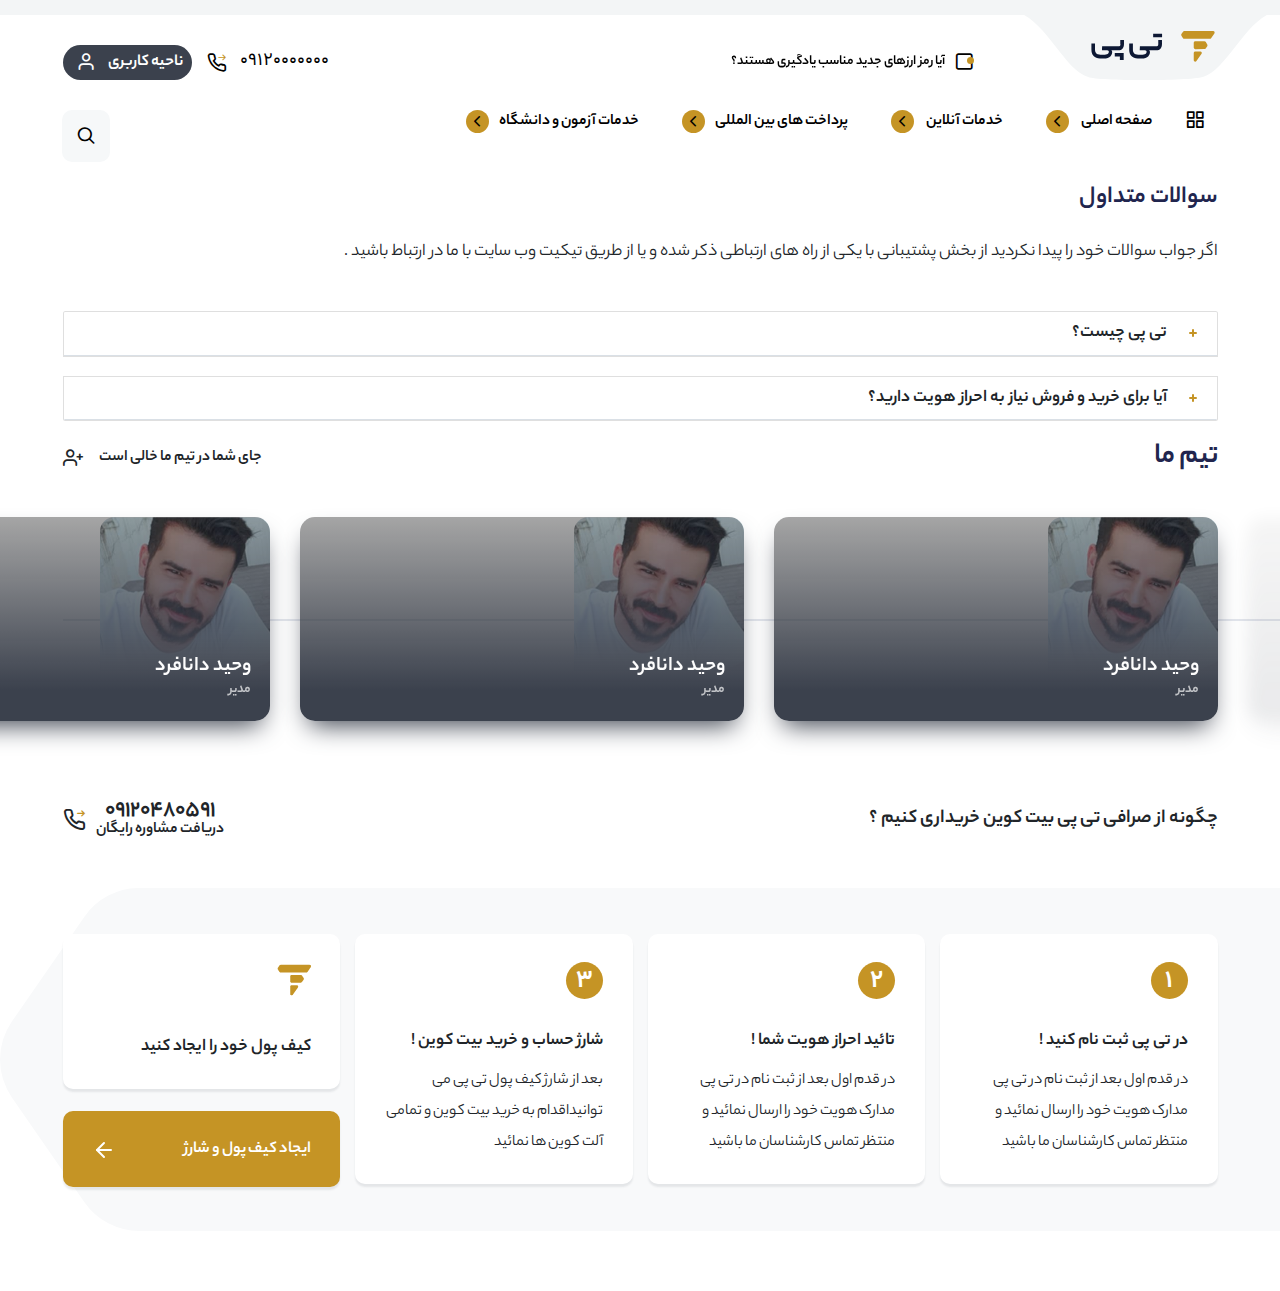
<file: elements.html>
<!DOCTYPE html>
<html lang="en">
<head>
    <meta charset="UTF-8">
    <title>elements</title>
    <meta name="viewport" content="width=device-width, initial-scale=1">
    <link rel="stylesheet" href="assets/css/bootstrap.min.css">
    <!--    <link rel="stylesheet" href="assets/css/bootstrap.rtl.min.css">-->
    <link rel="stylesheet" href="assets/css/vaziri.css">
    <link rel="stylesheet" href="assets/css/yekanbakh.css">
    <link rel="stylesheet" href="assets/css/all.min.css">
    <link rel="stylesheet" href="assets/css/swiper.min.css">
    <link rel="stylesheet" href="assets/css/iconfont.css">
    <link rel="stylesheet" href="style.css">
    <link rel="stylesheet" href="rtl.css">
    <link rel="stylesheet" href="assets/css/aos.css">
    <script src="assets/js/jquery-3.4.1.min.js"></script>
    <script src="assets/js/popper.min.js"></script>
    <script src="assets/js/bootstrap.min.js"></script>
    <script src="assets/js/swiper.min.js"></script>
    <script src="assets/js/feather.min.js"></script>
</head>
<body>
<div class="wrapper">
    <header class="site-header blog-header" id="top">
        <div class="container">
            <div class="site-header__top">
                <div class="row pt-4 align-items-center">
                    <div class="col-md-6 col-12">
                        <div class="site-header__right">
                            <div class="row justify-content-md-start justify-content-center align-items-center">
                                <div class="col-5">
                                    <h1 class="site-header__logo">
                                        <a href="./" title="صرافی تی پی">
                                            <img src="assets/imgs/logo.svg" alt="لوگو">
                                        </a>
                                    </h1>
                                </div>
                                <div class="col-md-7  d-lg-inline-block d-none mt-5">
                                    <div class="last-news">
                                        <div class="row align-items-center">
                                            <div class="col-1">
                                                <div class="icon-last-news">
                                                    <i class="feather icon-square"></i>
                                                </div>
                                            </div>
                                            <div class="col-11">
                                                <div class="swiper-container swiper-container1">
                                                    <div class="swiper-wrapper">
                                                        <div class="swiper-slide">
                                                            <a href="#" class="last-news_text">آیا رمز ارزهای جدید مناسب
                                                                یادگیری هستند؟</a>
                                                        </div>
                                                    </div>
                                                </div>
                                            </div>
                                        </div>
                                    </div>
                                </div>
                            </div>
                        </div>
                    </div>
                    <div class="col-md-6 col-12">
                        <div class="site-header__left mt-5 ">
                            <div class="row align-items-center justify-content-between justify-content-md-end">
                                <div class="col-auto d-md-none">
                                    <div class="mega-menu-responsive">
                                        <i class="feather icon-menu"></i>
                                    </div>
                                </div>
                                <div class="col-auto">
                                    <a href="tel:09120000000" class="phone-number">
                                        <span>09120000000</span>
                                        <i class="feather icon-phone"></i>
                                    </a>
                                </div>
                                <div class="col-auto ">
                                    <button class="btn user-area-btn">
                                        <span class="d-md-inline-block d-none">ناحیه کاربری</span>
                                        <i class="feather icon-user"></i>
                                    </button>
                                </div>
                            </div>
                        </div>
                    </div>
                </div>
            </div>
            <div class="site-header__bottom pt-5 d-md-flex justify-content-between d-none">
                <nav class="header-menu text-center d-flex">
                    <i class="feather icon-grid"></i>
                    <ul class="nav p-0 header-menu_items">
                        <li><a href="#">صفحه اصلی <i class="feather icon-chevron-left"></i></a></li>
                        <li><a href="#">خدمات آنلاین <i class="feather icon-chevron-left"></i></a></li>
                        <li><a href="#"> پرداخت های بین المللی<i class="feather icon-chevron-left"></i></a></li>
                        <li><a href="#">خدمات آزمون و دانشگاه<i class="feather icon-chevron-left"></i></a></li>
                    </ul>
                </nav>
                <form action="" class="header-search-bar d-flex">
                    <div class="input-group justify-content-end">
                        <input class="form-control" type="text" placeholder="جستجو">
                        <div class="input-group-append">
                            <button class="btn" type="button"><i class="feather icon-search"></i></button>
                        </div>
                    </div>
                </form>
            </div>
        </div>
    </header>
    <section class="faq-content">
        <div class="container">
            <h1 class="faq-content__title subtitle">سوالات متداول</h1>
            <p class="faq-content__description">
                اگر جواب سوالات خود را پیدا نکردید از بخش پشتیبانی با یکی از راه های ارتباطی ذکر شده و یا از طریق تیکیت
                وب سایت با ما در ارتباط باشید .
            </p>
            <div class="accordion" id="accordionPanelsStayOpenExample">
                <div class="accordion-item">
                    <h2 class="accordion-header" id="panelsStayOpen-headingOne">
                        <button class="collapsed faq-content__question bold accordion-button" type="button"
                                data-bs-toggle="collapse" data-bs-target="#panelsStayOpen-collapseOne"
                                aria-expanded="true" aria-controls="panelsStayOpen-collapseOne">
                            تی پی چیست؟
                        </button>
                    </h2>
                    <div id="panelsStayOpen-collapseOne" class="accordion-collapse collapse"
                         aria-labelledby="panelsStayOpen-headingOne">
                        <div class="accordion-body faq-content__answer">
                            تی پی به عنوان یک سیستم صرافی انلاین که تحت قوانین جمهوری اسلامی فعالیت میکند خدمات ذکر شده
                            را به کاربران ارایه میدهد: خرید و فروش ارزهای دیجیتال (وب مانی و پرفکت مانی و ...) خرید و
                            فروش رمز ارزهای در حوزه بلاکچین(بیت کوین اتریوم و تتر و ریپل) خرید و فروش پی پال و اسکریل
                            صدور ویزاکارت و مسترکارت و گیفت کارت ها پرداخت هزینه های مربوط به شهریه دانشگاه و امور
                            مهاجرت و اقامتی نقد کردن درامد ارزی وب مسترهای که دارای کسب و کار بین الملی هستند
                        </div>
                    </div>
                </div>
                <div class="accordion-item">
                    <h2 class="accordion-header" id="panelsStayOpen-headingTwo">
                        <button class="accordion-button collapsed faq-content__question bold accordion-button"
                                type="button" data-bs-toggle="collapse"
                                data-bs-target="#panelsStayOpen-collapseTwo" aria-expanded="false"
                                aria-controls="panelsStayOpen-collapseTwo">
                            آیا برای خرید و فروش نیاز به احراز هویت دارید؟
                        </button>
                    </h2>
                    <div id="panelsStayOpen-collapseTwo" class="accordion-collapse collapse"
                         aria-labelledby="panelsStayOpen-headingTwo">
                        <div class="accordion-body faq-content__answer">
                            برای استفاده از تمامی خدمات وب سایت نیاز به احراز هویت است.جز تبدیل کردن ارز ها دیجیتال به
                            یکدیگر. با توجه به زیاد شدن کلاه برداری های اینترنتی و فیشینگ های انبوهی که در سال های اخیر
                            اتفاق افتاده است و بنا به توضیه پلیس قتا برای جلوگیری از کلاه برداری های اینترنی حتما برای
                            استفاده از خدمات نیاز به احراز هویت دارید.وحتما اطمینان حاصل کنید که اطلاعات شما در اختیار
                            فردی جز شما قرار نگیرد چراکه در صورت بروز فیشینگ از کارت ثبت شده شما ما مدارک شما که شامل
                            کارت ملی و کارت بانکی و پروفایل شما است به مراجع قضایی جهت پیگیری تحویل میدهیم و تمام مسولیت
                            های قضایی و کیفری و پرداخت هزینه ها بر عهده شماست.
                        </div>
                    </div>
                </div>
            </div>
        </div>
    </section>
    <section class="our-team ">
        <div class="container">
            <div class="our-team__title-main d-flex align-items-center justify-content-between">
                <h2 class="title our-team__title">تیم ما</h2>
                <a href="#" class="our-team__employment bold">
                    جای شما در تیم ما خالی است
                    <i class="feather icon-user-plus"></i>
                </a>
            </div>
            <div class="swiper-container swiper-container6 our-team__slider ">
                <div class="swiper-wrapper ">
                    <div class="swiper-slide">
                        <div class="our-team__slide-main">
                            <figure class="our-team__slide-img">
                                <img src="assets/imgs/Layer_3.png" alt="">
                            </figure>
                            <span class="our-team__slide-name bold">
                            وحید دانافرد
                            </span>
                            <span class="our-team__slide-role bold">
                                مدیر
                            </span>
                        </div>
                    </div>
                    <div class="swiper-slide">
                        <div class="our-team__slide-main">
                            <figure class="our-team__slide-img">
                                <img src="assets/imgs/Layer_3.png" alt="">
                            </figure>
                            <span class="our-team__slide-name bold">
                            وحید دانافرد
                            </span>
                            <span class="our-team__slide-role bold">
                                مدیر
                            </span>
                        </div>
                    </div>
                    <div class="swiper-slide">
                        <div class="our-team__slide-main">
                            <figure class="our-team__slide-img">
                                <img src="assets/imgs/Layer_3.png" alt="">
                            </figure>
                            <span class="our-team__slide-name bold">
                            وحید دانافرد
                            </span>
                            <span class="our-team__slide-role bold">
                                مدیر
                            </span>
                        </div>
                    </div>
                    <div class="swiper-slide">
                        <div class="our-team__slide-main">
                            <figure class="our-team__slide-img">
                                <img src="assets/imgs/Layer_3.png" alt="">
                            </figure>
                            <span class="our-team__slide-name bold">
                            وحید دانافرد
                            </span>
                            <span class="our-team__slide-role bold">
                                مدیر
                            </span>
                        </div>
                    </div>


                </div>
            </div>
        </div>
    </section>
    <section class="help-use">
        <div class="container">
            <div class="help-use__title-main d-flex align-items-center justify-content-between">
                <h2 class="help-use__title item-title">چگونه از صرافی تی پی بیت کوین خریداری کنیم ؟</h2>
                <div class="help-use__number-main d-flex align-items-center">
                    <span class="help-use__number-text bold">
                        <a href="#" class="help-use__number">۰۹۱۲۰۴۸۰۵۹۱</a>
                        دریافت مشاوره رایگان
                    </span>
                    <span class="phone-number phone-number__icon--service">
                    <i class="feather icon-phone"></i>
                    </span>
                </div>
            </div>
            <div class="row">
                <div class="col-lg-3 col-sm-6 col-12">
                    <div class="help-use__step-main">
                        <span class="help-use__step-num bold d-flex align-items-center justify-content-center">1</span>
                        <h3 class="help-use__step-title bold">در تی پی ثبت نام کنید !</h3>
                        <p class="help-use__step-description">
                            در قدم اول بعد از ثبت نام در تی پی مدارک هویت خود را ارسال نمائید و منتظر تماس کارشناسان ما
                            باشید
                        </p>
                    </div>
                </div>
                <div class="col-lg-3 col-sm-6 col-12">
                    <div class="help-use__step-main">
                        <span class="help-use__step-num bold d-flex align-items-center justify-content-center">2</span>
                        <h3 class="help-use__step-title bold">تائید احراز هویت شما !</h3>
                        <p class="help-use__step-description">
                            در قدم اول بعد از ثبت نام در تی پی مدارک هویت خود را ارسال نمائید و منتظر تماس کارشناسان ما
                            باشید
                        </p>
                    </div>
                </div>
                <div class="col-lg-3 col-sm-6 col-12">
                    <div class="help-use__step-main">
                        <span class="help-use__step-num bold d-flex align-items-center justify-content-center">3</span>
                        <h3 class="help-use__step-title bold">شارژ حساب و خرید بیت کوین !</h3>
                        <p class="help-use__step-description">
                            بعد از شارژ کیف پول تی پی می توانیداقدام به خرید بیت کوین و تمامی آلت کوین ها نمائید
                        </p>
                    </div>
                </div>
                <div class="col-lg-3 col-sm-6 col-12">
                   <div class="help-use__creat-wallet">
                       <figure class="help-use__creat-wallet-img">
                           <img src="assets/imgs/logo-35.png" alt="">
                       </figure>
                       <h2 class="help-use__creat-wallet-title bold">
                           کیف پول خود را ایجاد کنید
                       </h2>
                   </div>
                    <a href="#" class="help-use__creat-wallet-btn d-flex align-items-center justify-content-between bold" title="آیا رمز ارز های جدید مناسب سرمایه گذاری هستند؟">
                        ایجاد کیف پول و شارژ
                        <i data-feather="arrow-right"></i>
                    </a>
                </div>
            </div>
        </div>
    </section>
</div>
<script src="assets/js/aos.js"></script>
<script src="assets/js/main.js"></script>
</body>
</html>
</file>
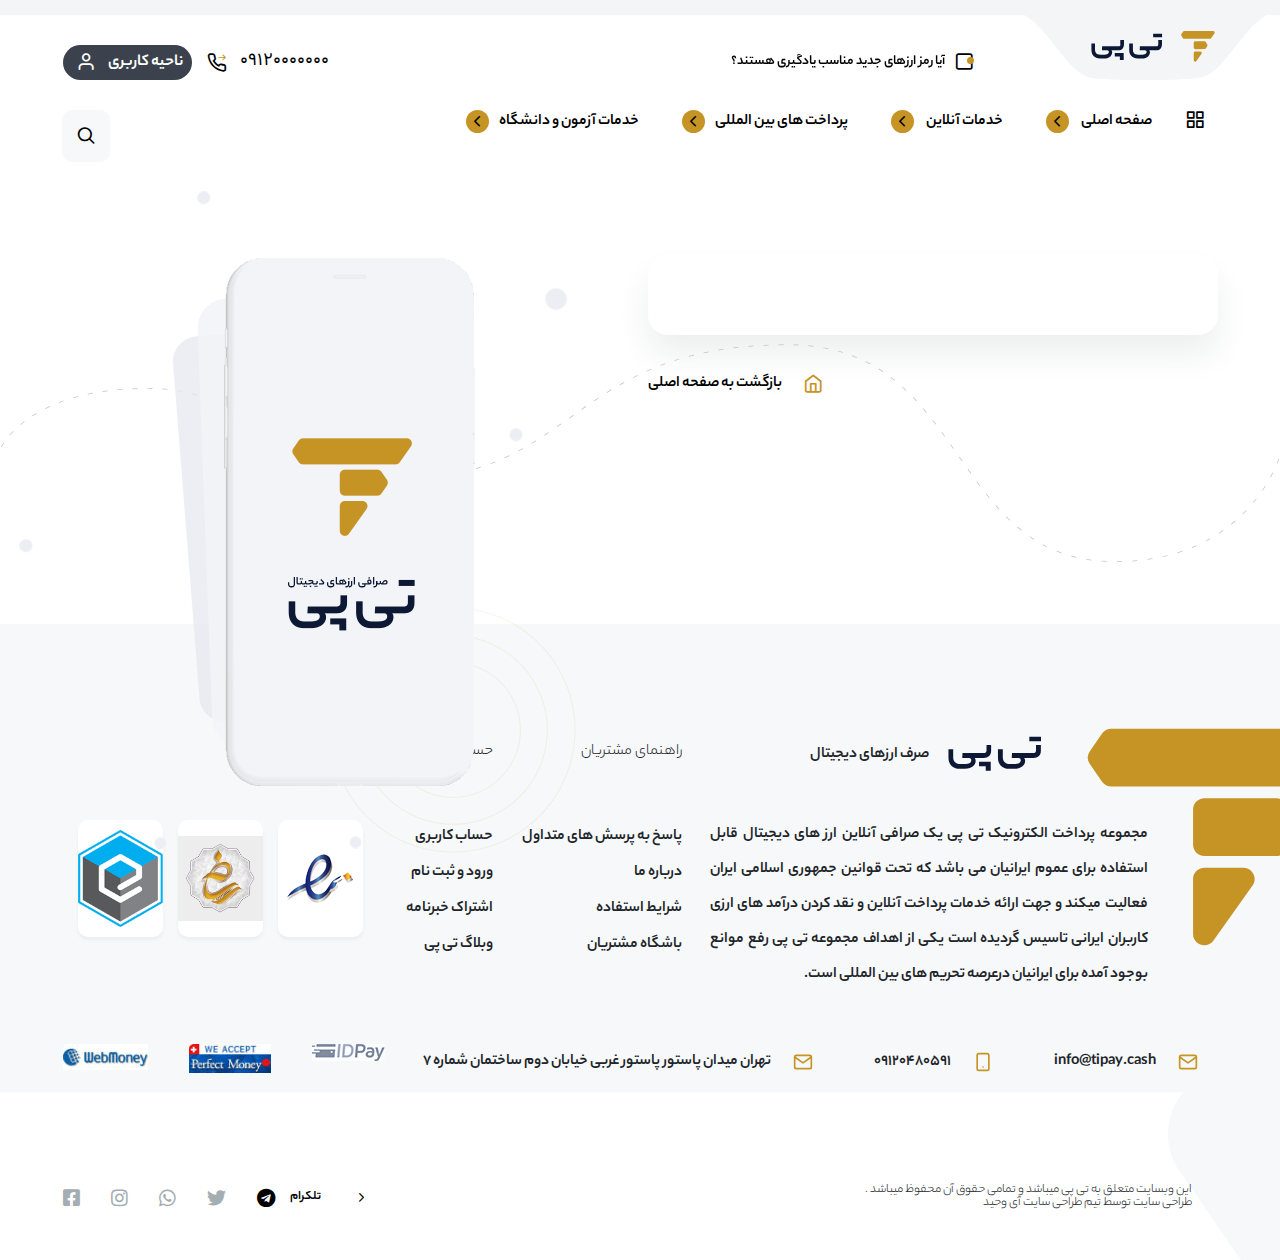
<file: login.html>
<!DOCTYPE html>
<html lang="en">
<head>
    <meta charset="UTF-8">
    <title>ورود</title>
  <link rel="stylesheet" href="assets/css/bootstrap.min.css">
  <!--    <link rel="stylesheet" href="assets/css/bootstrap.rtl.min.css">-->
  <link rel="stylesheet" href="assets/css/vaziri.css">
  <link rel="stylesheet" href="assets/css/yekanbakh.css">
  <link rel="stylesheet" href="assets/css/all.min.css">
  <link rel="stylesheet" href="assets/css/swiper.min.css">
  <link rel="stylesheet" href="assets/css/iconfont.css">
  <link rel="stylesheet" href="style.css">
  <link rel="stylesheet" href="rtl.css">
  <link rel="stylesheet" href="assets/css/aos.css">
  <script src="assets/js/jquery-3.4.1.min.js"></script>
  <script src="assets/js/popper.min.js"></script>
  <script src="assets/js/bootstrap.min.js"></script>
  <script src="assets/js/swiper.min.js"></script>
  <script src="assets/js/feather.min.js"></script>
</head>
<body>
<div class="wrapper">
  <header class="site-header blog-header" id="top">
    <div class="container">
      <div class="site-header__top">
        <div class="row pt-4 align-items-center">
          <div class="col-md-6 col-12">
            <div class="site-header__right">
              <div class="row justify-content-md-start justify-content-center align-items-center">
                <div class="col-5">
                  <h1 class="site-header__logo">
                    <a href="#" title="صرافی تی پی">
                      <img src="assets/imgs/logo.svg" alt="لوگو">
                    </a>
                  </h1>
                </div>
                <div class="col-md-7  d-lg-inline-block d-none mt-5">
                  <div class="last-news">
                    <div class="row align-items-center">
                      <div class="col-1">
                        <div class="icon-last-news">
                          <i class="feather icon-square"></i>
                        </div>
                      </div>
                      <div class="col-11">
                        <div class="swiper-container swiper-container1">
                          <div class="swiper-wrapper">
                            <div class="swiper-slide">
                              <a href="#" class="last-news_text">آیا رمز ارزهای جدید مناسب
                                یادگیری هستند؟</a>
                            </div>
                          </div>
                        </div>
                      </div>
                    </div>
                  </div>
                </div>
              </div>
            </div>
          </div>
          <div class="col-md-6 col-12">
            <div class="site-header__left mt-5 ">
              <div class="row align-items-center justify-content-between justify-content-md-end">
                <div class="col-auto d-md-none">
                  <div class="mega-menu-responsive">
                    <i class="feather icon-menu"></i>
                  </div>
                </div>
                <div class="col-auto">
                  <a href="tel:09120000000" class="phone-number">
                    <span>09120000000</span>
                    <i class="feather icon-phone"></i>
                  </a>
                </div>
                <div class="col-auto ">
                  <button class="btn user-area-btn">
                    <span class="d-md-inline-block d-none">ناحیه کاربری</span>
                    <i class="feather icon-user"></i>
                  </button>
                </div>
              </div>
            </div>
          </div>
        </div>
      </div>
      <div class="site-header__bottom pt-5 d-md-flex justify-content-between d-none">
        <nav class="header-menu text-center d-flex">
          <i class="feather icon-grid"></i>
          <ul class="nav p-0 header-menu_items">
            <li><a href="#">صفحه اصلی <i class="feather icon-chevron-left"></i></a></li>
            <li><a href="#">خدمات آنلاین <i class="feather icon-chevron-left"></i></a></li>
            <li><a href="#"> پرداخت های بین المللی<i class="feather icon-chevron-left"></i></a></li>
            <li><a href="#">خدمات آزمون و دانشگاه<i class="feather icon-chevron-left"></i></a></li>
          </ul>
        </nav>
        <form action="" class="header-search-bar d-flex">
          <div class="input-group justify-content-end">
            <input class="form-control" type="text" placeholder="جستجو">
            <div class="input-group-append">
              <button class="btn" type="button"><i class="feather icon-search"></i></button>
            </div>
          </div>
        </form>
      </div>
    </div>
  </header>
  <section class="sign-up sign-up--login">
    <div class="container">
      <div class="row justify-content-lg-start justify-content-center">
        <div class="col-lg-6 col-11">
          <form action="" class="sign-up__form"></form>
          <div class="sign-up__go-to-home d-flex align-items-center bold">
            <a href="#" class="">
              <i class="feather icon-home">

              </i>
              بازگشت به صفحه اصلی
            </a>
          </div>
        </div>
        <div class="col-lg-6 col-12 d-lg-inline-block d-none">
          <figure class="sign-up__img">
            <img src="assets/imgs/login-img.png" alt="">
          </figure>
        </div>
      </div>
    </div>
  </section>
  <div class="site-footer">
    <div class="site-footer__top">
      <div class="container">
        <div class="site-footer__top-head d-flex justify-content-between">
          <div class="row w-100 justify-content-between">
            <div class="col-lg-5">
              <div class="site-footer__about-main">
                <figure class="site-footer__logo-big">
                  <img src="assets/imgs/tpat-logo-t.svg" alt="">
                </figure>
                <div class="site-footer__about-title">
                  <div class="row align-items-center">
                    <div class="col-4">
                      <figure>
                        <img src="assets/imgs/logotype.svg" alt="">
                      </figure>
                    </div>
                    <div class="col-6">
                      <h2 class="bold">صرف ارزهای دیجیتال</h2>
                    </div>
                  </div>

                </div>
                <p class="site-footer__about-content">
                  مجموعه پرداخت الکترونیک تی پی یک صرافی آنلاین ارز های دیجیتال قابل استفاده برای عموم
                  ایرانیان می باشد که تحت قوانین جمهوری اسلامی ایران فعالیت میکند و جهت ارائه خدمات پرداخت
                  آنلاین و نقد کردن درآمد های ارزی کاربران ایرانی تاسیس گردیده است یکی از اهداف مجموعه تی
                  پی رفع موانع بوجود آمده برای ایرانیان درعرصه تحریم های بین المللی است.
                </p>
              </div>
            </div>
            <div class="col-lg-auto col-6">
              <div class="site-footer__item-main">
                            <span class="site-footer__item-title">
راهنمای مشتریان
                            </span>
                <ul class="site-footer__item">
                  <li class="menu-item"><a href="#">پاسخ به پرسش های متداول</a></li>
                  <li class="menu-item"><a href="#">درباره ما</a></li>
                  <li class="menu-item"><a href="#">شرایط استفاده</a></li>
                  <li class="menu-item"><a href="#">باشگاه مشتریان</a></li>
                </ul>
              </div>
            </div>
            <div class="col-lg-auto col-6">
              <div class="site-footer__item-main">
                            <span class="site-footer__item-title">
حساب کاربری
                            </span>
                <ul class="site-footer__item">
                  <li class="menu-item"><a href="#">حساب کاربری</a></li>
                  <li class="menu-item"><a href="#">ورود و ثبت نام</a></li>
                  <li class="menu-item"><a href="#">اشتراک خبرنامه</a></li>
                  <li class="menu-item"><a href="#">وبلاگ تی پی</a></li>
                </ul>
              </div>
            </div>
            <div class="col-lg-auto">
              <div class="site-footer__item-main">
                            <span class="site-footer__item-title">
چگونه اعتماد کنیم؟
                            </span>
                <ul class="site-footer__item-symbol d-flex align-items-center">
                  <li><a href="#">
                    <img src="assets/imgs/namad1.png" alt="">
                    <span>مشاهده
                                    <i data-feather="arrow-right"></i>
                                    </span>
                  </a></li>
                  <li><a href="#">
                    <img src="assets/imgs/samandehi-1.png" alt="">
                    <span>مشاهده
                                    <i data-feather="arrow-right"></i>
                                    </span>
                  </a></li>
                  <li><a href="#">
                    <img src="assets/imgs/logo.png" alt="">
                    <span>مشاهده
                                    <i data-feather="arrow-right"></i>
                                    </span>
                  </a></li>
                </ul>
              </div>
            </div>
          </div>
        </div>
        <div class="site-footer__top-footer d-flex flex-lg-row flex-column justify-content-between align-items-center">
          <ul class="site-footer__info d-flex flex-lg-row flex-column align-items-lg-start align-items-center">
            <li class="align-items-center">
              <i data-feather="mail"></i>
              <a href="mailto:info@tipay.cash" title="آدرس ایمیل">
                info@tipay.cash
              </a>
            </li>
            <li class="align-items-center">
              <i data-feather="smartphone"></i>
              <a href="tel:" title="شماره تلفن">
                ۰۹۱۲۰۴۸۰۵۹۱
              </a>
            </li>
            <li class="align-items-center">
              <i data-feather="mail"></i>
              <a href="#" title="آدرس ">
                تهران میدان پاستور پاستور غربی خیابان دوم ساختمان شماره ۷
              </a>
            </li>
          </ul>
          <ul class="site-footer__partners-imgs d-flex">
            <li>
              <figure class="site-footer__Partners-img">
                <img src="assets/imgs/IDPay-Logo-Jpg-Way2pay-96-03-06.png" alt="">
              </figure>
            </li>
            <li>
              <figure class="site-footer__Partners-img">
                <img src="assets/imgs/accepted_2a-1-e1616325334196.jpg" alt="">
              </figure>
            </li>
            <li>
              <figure class="site-footer__Partners-img">
                <img src="assets/imgs/webmoney-e1616325845292.jpg" alt="">
              </figure>
            </li>
          </ul>
        </div>
      </div>
    </div>
    <div class="site-footer__bottom-sec">
      <div class="container">
        <div class="site-footer__bottom d-flex justify-content-between align-items-center flex-column-reverse flex-lg-row">
          <div class="site-footer__copy-right d-flex align-items-center">
            <a href="#"></a>
            <div class="site-footer__copy-right-text d-flex flex-column">
<span class="site-footer__text">
                    اين وبسايت متعلق به تی پی ميباشد و تمامی حقوق آن محفوظ ميباشد .

</span>
              <span class="site-footer__ivahid-text">
                    طراحی سایت توسط تیم طراحی سایت آی وحید
                        </span>
            </div>
          </div>
          <ul class="site-footer__social d-flex align-items-center">
            <li class="active">
              <a href="#" title="تلگرام">
                <i class="feather icon-chevron-left site-footer__social-arrow"></i>
                <span class="site-footer__social-text">
                                تلگرام
                            </span>
                <i class="fab fa-telegram site-footer__social-icon"></i>
              </a>
            </li>
            <li>
              <a href="#" title="توییتر">
                <i class="feather icon-chevron-left site-footer__social-arrow"></i>
                <span class="site-footer__social-text">
                               توییتر
                            </span>
                <i class="fab fa-twitter site-footer__social-icon"></i>
              </a>
            </li>
            <li>
              <a href="#" title="واتس آپ">
                <i class="feather icon-chevron-left site-footer__social-arrow"></i>
                <span class="site-footer__social-text">
                               واتس آپ
                            </span>
                <i class="fab fa-whatsapp site-footer__social-icon"></i>
              </a>
            </li>
            <li>
              <a href="#" title="اینستگرام">
                <i class="feather icon-chevron-left site-footer__social-arrow"></i>
                <span class="site-footer__social-text">
                               اینستگرام
                            </span>
                <i class="fab fa-instagram site-footer__social-icon"></i>
              </a>
            </li>
            <li>
              <a href="#" title="فیس بوک">
                <i class="feather icon-chevron-left site-footer__social-arrow"></i>
                <span class="site-footer__social-text">
                               فیس بوک
                            </span>
                <i class="fab fa-facebook-square site-footer__social-icon"></i>
              </a>
            </li>
          </ul>
        </div>
      </div>
    </div>
  </div>
  <!--menu mobile-->
  <div class="mega-menu-site-responsive">
    <div class="mega-menu-site-responsive__head">
      <div class="mega-menu-site-responsive__header d-flex align-items-center justify-content-between">
        <div class="site-header__login-advice site-header__login-advice--res">
          <a href="#" title="صفحه ورود" class="site-header__login">
            <i class="feather icon-user"></i>
          </a>
        </div>
        <i data-feather="x" class="close"></i>
      </div>
      <div class="site-header__logo--res text-center">
        <a href="#" class="site-header__logo-link site-header__logo-link--res">
          <div class="site-header__logo-menu-res">
            <figure>
              <img src="assets/imgs/site-logo.png" alt="">
            </figure>
          </div>
        </a>
      </div>
      <div class="mega-menu-site-responsive__search px-5">
        <form action="">
          <div class="input-group mb-3">
            <input type="text" class="form-control" placeholder="جستجو">
            <div class="input-group-append">
              <button class="btn" type="submit"><i class="feather icon-search"></i></button>
            </div>
          </div>
        </form>
      </div>
    </div>
    <div class="mega-menu-site-responsive__body">
      <ul class="menu">
        <li><a href="#">حساب کاربری</a></li>
        <li><a href="#">ورود و ثبت نام</a></li>
        <li><a href="#">اشتراک خبرنامه</a></li>
        <li><a href="#">وبلاگ تی پی </a></li>
      </ul>
    </div>
    <div class="mega-menu-site-responsive__footer">
      <ul class="site-footer__social d-flex align-items-center justify-content-center">
        <li class="active m-0">
          <a href="#" title="تلگرام">
            <i class="feather icon-chevron-left site-footer__social-arrow"></i>
            <span class="site-footer__social-text">
                                تلگرام
                            </span>
            <i class="fab fa-telegram site-footer__social-icon"></i>
          </a>
        </li>
        <li>
          <a href="#" title="توییتر">
            <i class="feather icon-chevron-left site-footer__social-arrow"></i>
            <span class="site-footer__social-text">
                               توییتر
                            </span>
            <i class="fab fa-twitter site-footer__social-icon"></i>
          </a>
        </li>
        <li>
          <a href="#" title="واتس آپ">
            <i class="feather icon-chevron-left site-footer__social-arrow"></i>
            <span class="site-footer__social-text">
                               واتس آپ
                            </span>
            <i class="fab fa-whatsapp site-footer__social-icon"></i>
          </a>
        </li>
        <li>
          <a href="#" title="اینستگرام">
            <i class="feather icon-chevron-left site-footer__social-arrow"></i>
            <span class="site-footer__social-text">
                               اینستگرام
                            </span>
            <i class="fab fa-instagram site-footer__social-icon"></i>
          </a>
        </li>
        <li>
          <a href="#" title="فیس بوک">
            <i class="feather icon-chevron-left site-footer__social-arrow"></i>
            <span class="site-footer__social-text">
                               فیس بوک
                            </span>
            <i class="fab fa-facebook-square site-footer__social-icon"></i>
          </a>
        </li>
      </ul>
    </div>
  </div>
</div>
<script src="assets/js/aos.js"></script>
<script src="assets/js/main.js"></script>
</body>
</html>
</file>
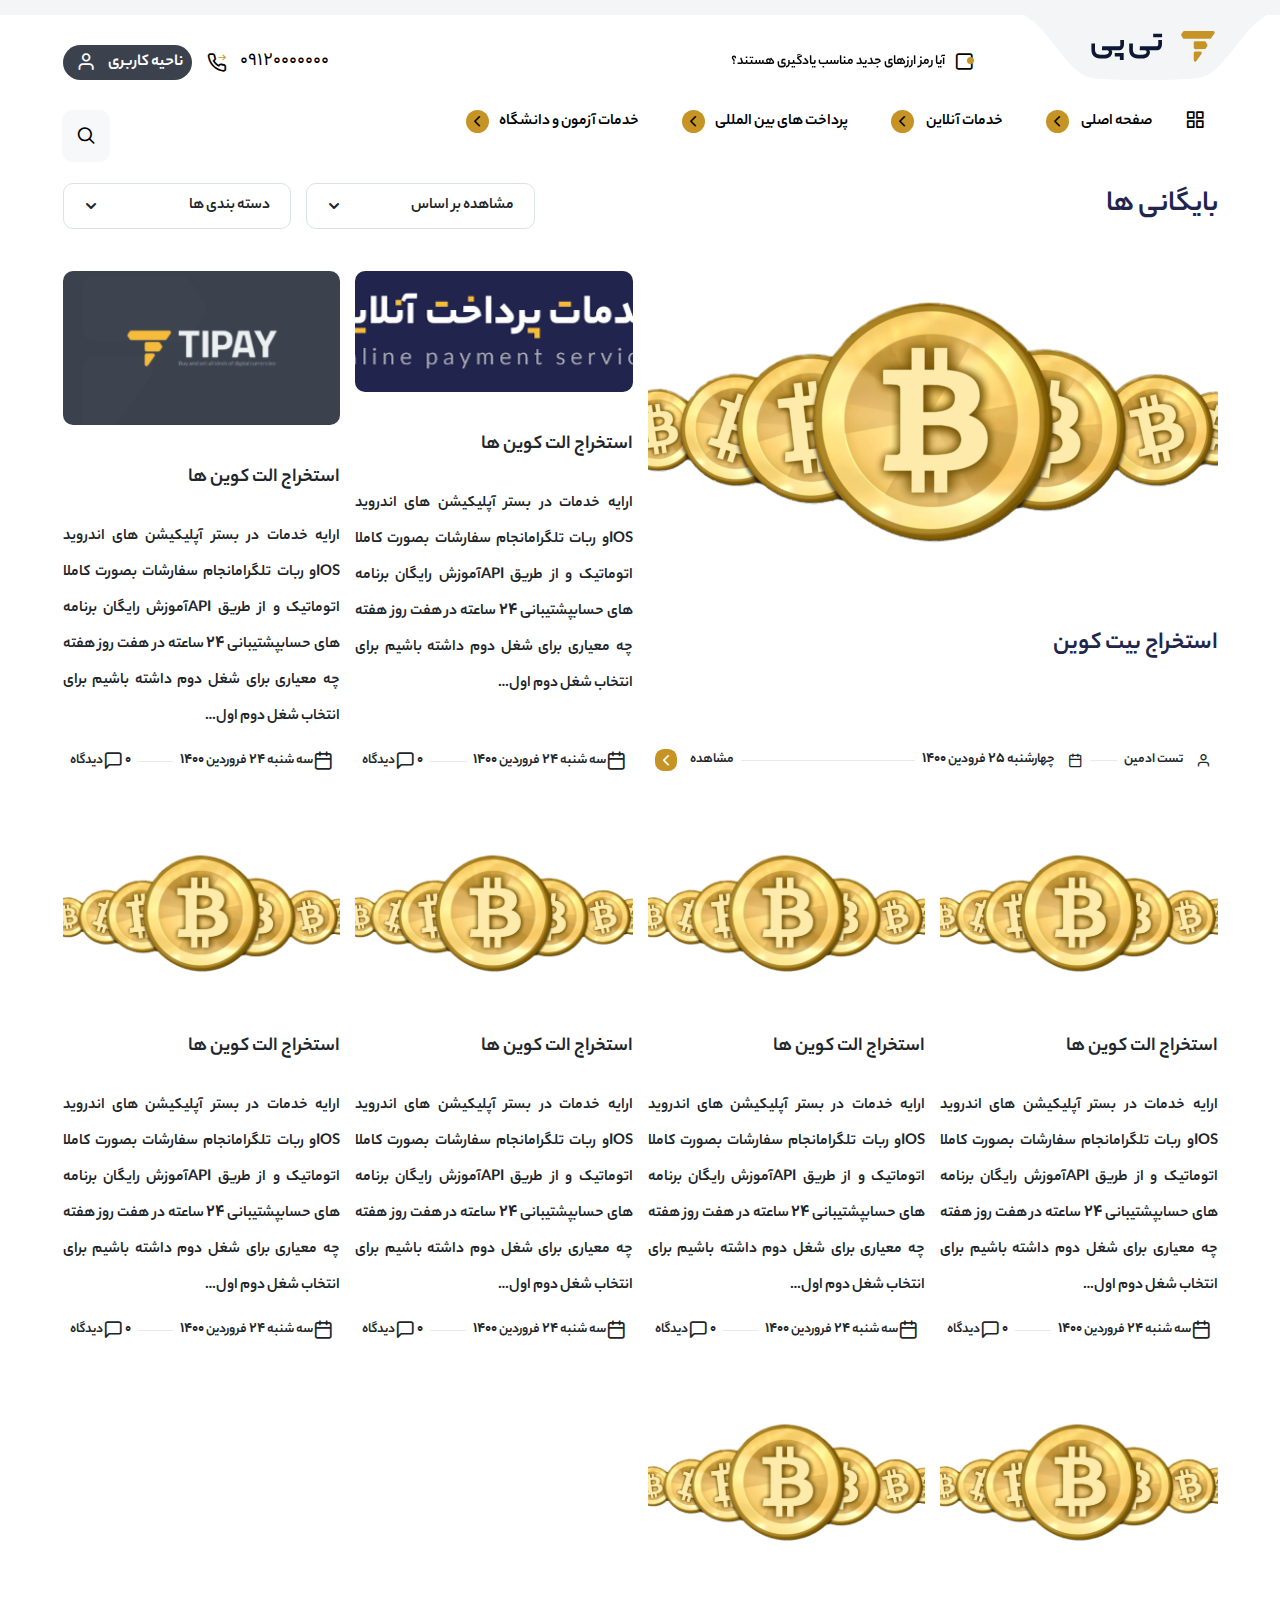
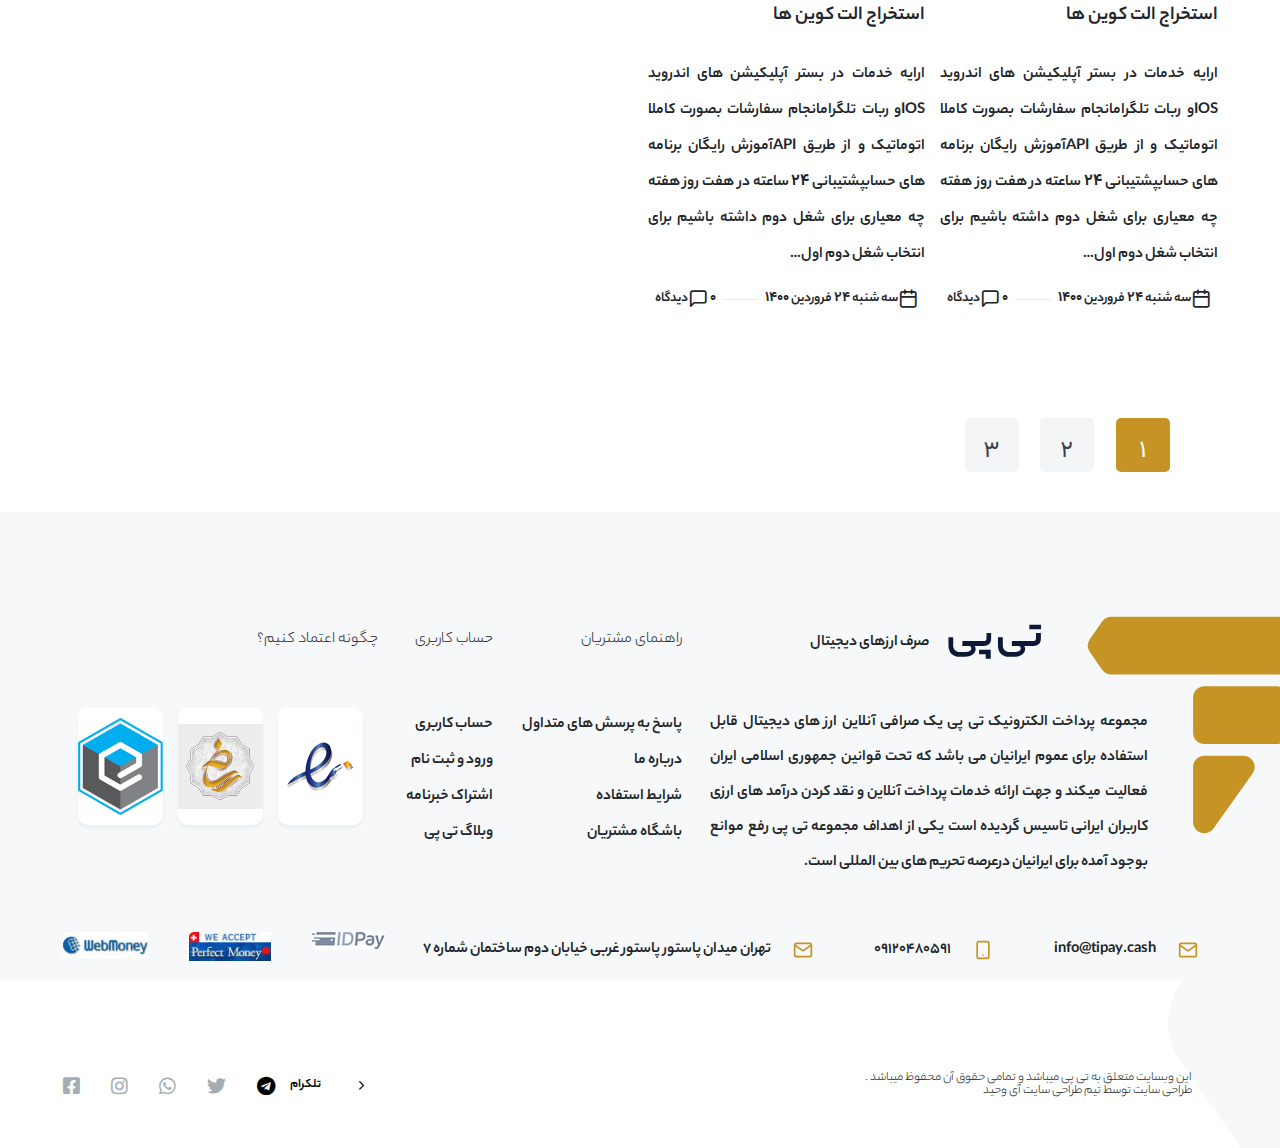
<file: search.html>
<!DOCTYPE html>
<html lang="en">
<head>
    <meta charset="UTF-8">
    <title>جستجو</title>
    <link rel="stylesheet" href="assets/css/bootstrap.min.css">
    <meta name="viewport" content="width=device-width, initial-scale=1">
    <!--    <link rel="stylesheet" href="assets/css/bootstrap.rtl.min.css">-->
    <link rel="stylesheet" href="assets/css/vaziri.css">
    <link rel="stylesheet" href="assets/css/yekanbakh.css">
    <link rel="stylesheet" href="assets/css/all.min.css">
    <link rel="stylesheet" href="assets/css/swiper.min.css">
    <link rel="stylesheet" href="assets/css/iconfont.css">
    <link rel="stylesheet" href="style.css">
    <link rel="stylesheet" href="rtl.css">
    <link rel="stylesheet" href="assets/css/aos.css">
    <script src="assets/js/jquery-3.4.1.min.js"></script>
    <script src="assets/js/popper.min.js"></script>
    <script src="assets/js/bootstrap.min.js"></script>
    <script src="assets/js/swiper.min.js"></script>
    <script src="assets/js/feather.min.js"></script>
</head>
<body>
<div class="wrapper">
    <header class="site-header blog-header" id="top">
        <div class="container">
            <div class="site-header__top">
                <div class="row pt-4 align-items-center">
                    <div class="col-md-6 col-12">
                        <div class="site-header__right">
                            <div class="row justify-content-md-start justify-content-center align-items-center">
                                <div class="col-5">
                                    <h1 class="site-header__logo">
                                        <a href="./" title="صرافی تی پی">
                                            <img src="assets/imgs/logo.svg" alt="لوگو">
                                        </a>
                                    </h1>
                                </div>
                                <div class="col-md-7  d-lg-inline-block d-none mt-5">
                                    <div class="last-news">
                                        <div class="row align-items-center">
                                            <div class="col-1">
                                                <div class="icon-last-news">
                                                    <i class="feather icon-square"></i>
                                                </div>
                                            </div>
                                            <div class="col-11">
                                                <div class="swiper-container swiper-container1">
                                                    <div class="swiper-wrapper">
                                                        <div class="swiper-slide">
                                                            <a href="#" class="last-news_text">آیا رمز ارزهای جدید مناسب
                                                                یادگیری هستند؟</a>
                                                        </div>
                                                    </div>
                                                </div>
                                            </div>
                                        </div>
                                    </div>
                                </div>
                            </div>
                        </div>
                    </div>
                    <div class="col-md-6 col-12">
                        <div class="site-header__left mt-5 ">
                            <div class="row align-items-center justify-content-between justify-content-md-end">
                                <div class="col-auto d-md-none">
                                    <div class="mega-menu-responsive">
                                        <i class="feather icon-menu"></i>
                                    </div>
                                </div>
                                <div class="col-auto">
                                    <a href="tel:09120000000" class="phone-number">
                                        <span>09120000000</span>
                                        <i class="feather icon-phone"></i>
                                    </a>
                                </div>
                                <div class="col-auto ">
                                    <button class="btn user-area-btn">
                                        <span class="d-md-inline-block d-none">ناحیه کاربری</span>
                                        <i class="feather icon-user"></i>
                                    </button>
                                </div>
                            </div>
                        </div>
                    </div>
                </div>
            </div>
            <div class="site-header__bottom pt-5 d-md-flex justify-content-between d-none">
                <nav class="header-menu text-center d-flex">
                    <i class="feather icon-grid"></i>
                    <ul class="nav p-0 header-menu_items">
                        <li><a href="#">صفحه اصلی <i class="feather icon-chevron-left"></i></a></li>
                        <li><a href="#">خدمات آنلاین <i class="feather icon-chevron-left"></i></a></li>
                        <li><a href="#"> پرداخت های بین المللی<i class="feather icon-chevron-left"></i></a></li>
                        <li><a href="#">خدمات آزمون و دانشگاه<i class="feather icon-chevron-left"></i></a></li>
                    </ul>
                </nav>
                <form action="" class="header-search-bar d-flex">
                    <div class="input-group justify-content-end">
                        <input class="form-control" type="text" placeholder="جستجو">
                        <div class="input-group-append">
                            <button class="btn" type="button"><i class="feather icon-search"></i></button>
                        </div>
                    </div>
                </form>
            </div>
        </div>
    </header>
    <div class="container">
        <div class="blog__title-sec">
            <div class="row justify-content-between align-items-center">
                <div class="col-lg-auto col-12 text-lg-right text-center"><h1 class="blog__title title">بایگانی ها</h1>
                </div>
                <div class="col-lg-5 col-12">
                    <div class="blog__filter">
                        <div class="row align-items-center">
                            <div class="col-6">
                                <div class="blog__selected-item-main">
                                    <div class="blog__selected-item bold ">
                                        مشاهده بر اساس
                                    </div>
                                    <ul class="blog__select-list">
                                        <li><a href="#">جدیدترین </a></li>
                                        <li><a href="#">قدیمی</a></li>
                                    </ul>
                                </div>
                            </div>
                            <div class="col-6">
                                <div class="blog__selected-item-main">
                                    <div class="blog__selected-item bold ">
                                        دسته بندی ها
                                    </div>
                                    <ul class="blog__select-list">
                                        <li><a href="#">آموزش ها</a></li>
                                        <li><a href="#">استخراج</a></li>
                                        <li><a href="#">استخراج بیت کوین</a></li>
                                        <li><a href="#">پرفکت مانی چیست</a></li>
                                        <li><a href="#">پی پال</a></li>
                                        <li><a href="#">تی پی </a></li>
                                        <li><a href="#">دسته بندی نشده</a></li>
                                        <li><a href="#">رمز ارزها</a></li>
                                        <li><a href="#">معرفی ابزارهای استخراج</a></li>
                                        <li><a href="#">معرفی ارزهای دیجیتال</a></li>
                                    </ul>
                                </div>
                            </div>
                        </div>

                    </div>
                </div>
            </div>


        </div>
    </div>
    <section class="blog-article__sec">
        <div class="container">
            <div class="row">
                <div class="col-lg-6 col-12">
                    <article class="blog-article blog-article--wide d-flex flex-column">
                        <header>
                            <figure class="blog-article__img blog-article__img--wide">
                                <a href="./blog" title="استخراج بیت کوین">
                                    <img src="assets/imgs/bitcoin-clip-art-11-570x317.png" alt="">
                                </a>
                            </figure>
                        </header>
                        <h2 class="blog-article__title blog-article__title--wide subtitle">
                            <a href="./blog" title="استخراج بیت کوین">استخراج بیت کوین</a>
                        </h2>
                        <footer class="blog-article__footer mt-auto blog-article__footer--wide d-flex align-items-center position-relative">
                            <span class="blog-article__info blog-article__info--wide d-flex align-items-center bold">
                                <i class="feather icon-user"></i>
                                تست ادمین
                            </span>
                            <span class="blog-article__info blog-article__info--wide d-flex align-items-center bold">
                                <i class="feather icon-calendar"></i>
                                چهارشنبه 25 فرودین 1400
                            </span>
                            <a href="./blog"
                               class="blog-article__info blog-article__info--last-chld d-flex align-items-center"
                               title="استخراج بیت کوین">
                                مشاهده
                                <i class="feather icon-chevron-right"></i>
                            </a>
                        </footer>
                    </article>
                </div>
                <div class="col-lg-3 col-md-6 col-12">
                    <article class="blog-article blog-article--wide d-flex flex-column">
                        <header>
                            <figure class="blog-article__img blog-article__img--wide">
                                <a href="./blog" title="استخراج بیت کوین">
                                    <img src="assets/imgs/service-slide-270x118.png" alt="">
                                </a>
                            </figure>
                        </header>
                        <div class="blog-article__content">
                            <h2 class="blog-article__title item-title">
                                <a href="./blog" title="استخراج الت کوین ها">استخراج الت کوین ها</a>
                            </h2>
                            <p class="blog-article__exerpt bold">
                                ارایه خدمات در بستر آپلیکیشن های اندروید IOSو ربات تلگرامانجام سفارشات بصورت کاملا
                                اتوماتیک و از طریق APIآموزش رایگان برنامه های حسابپشتیبانی 24 ساعته در هفت روز هفته چه
                                معیاری برای شغل دوم داشته باشیم برای انتخاب شغل دوم اول…
                            </p>
                        </div>
                        <footer class="blog-article__footer d-flex align-items-center justify-content-between mt-auto position-relative">
                            <span class="blog-article__info d-flex align-items-center bold bg-white">
<i class="feather icon-calendar"></i>
                                سه شنبه 24 فروردین 1400
                            </span>
                            <span class="blog-article__info">
<i class="feather icon-message-square"></i>
                                0دیدگاه
                            </span>
                        </footer>
                    </article>
                </div>
                <div class="col-lg-3 col-md-6 col-12">
                    <article class="blog-article blog-article--wide d-flex flex-column">
                        <header>
                            <figure class="blog-article__img blog-article__img--wide">
                                <a href="./blog" title="استخراج بیت کوین">
                                    <img src="assets/imgs/pic-270x150.png" alt="">
                                </a>
                            </figure>
                        </header>
                        <div class="blog-article__content">
                            <h2 class="blog-article__title item-title">
                                <a href="./blog" title="استخراج الت کوین ها">استخراج الت کوین ها</a>
                            </h2>
                            <p class="blog-article__exerpt bold">
                                ارایه خدمات در بستر آپلیکیشن های اندروید IOSو ربات تلگرامانجام سفارشات بصورت کاملا
                                اتوماتیک و از طریق APIآموزش رایگان برنامه های حسابپشتیبانی 24 ساعته در هفت روز هفته چه
                                معیاری برای شغل دوم داشته باشیم برای انتخاب شغل دوم اول…
                            </p>
                        </div>
                        <footer class="blog-article__footer d-flex align-items-center justify-content-between mt-auto position-relative">
                            <span class="blog-article__info d-flex align-items-center bold bg-white">
<i class="feather icon-calendar"></i>
                                سه شنبه 24 فروردین 1400
                            </span>
                            <span class="blog-article__info">
<i class="feather icon-message-square"></i>
                                0دیدگاه
                            </span>
                        </footer>
                    </article>
                </div>
                <div class="col-lg-3 col-md-6 col-12">
                    <article class="blog-article blog-article--wide d-flex flex-column">
                        <header>
                            <figure class="blog-article__img blog-article__img--wide">
                                <a href="./blog" title="استخراج بیت کوین">
                                    <img src="assets/imgs/bitcoin-clip-art-11-570x317.png" alt="">
                                </a>
                            </figure>
                        </header>
                        <div class="blog-article__content">
                            <h2 class="blog-article__title item-title">
                                <a href="./blog" title="استخراج الت کوین ها">استخراج الت کوین ها</a>
                            </h2>
                            <p class="blog-article__exerpt bold">
                                ارایه خدمات در بستر آپلیکیشن های اندروید IOSو ربات تلگرامانجام سفارشات بصورت کاملا
                                اتوماتیک و از طریق APIآموزش رایگان برنامه های حسابپشتیبانی 24 ساعته در هفت روز هفته چه
                                معیاری برای شغل دوم داشته باشیم برای انتخاب شغل دوم اول…
                            </p>
                        </div>
                        <footer class="blog-article__footer d-flex align-items-center justify-content-between mt-auto position-relative">
                            <span class="blog-article__info d-flex align-items-center bold bg-white">
<i class="feather icon-calendar"></i>
                                سه شنبه 24 فروردین 1400
                            </span>
                            <span class="blog-article__info">
<i class="feather icon-message-square"></i>
                                0دیدگاه
                            </span>
                        </footer>
                    </article>
                </div>
                <div class="col-lg-3 col-md-6 col-12">
                    <article class="blog-article blog-article--wide d-flex flex-column">
                        <header>
                            <figure class="blog-article__img blog-article__img--wide">
                                <a href="./blog" title="استخراج بیت کوین">
                                    <img src="assets/imgs/bitcoin-clip-art-11-570x317.png" alt="">
                                </a>
                            </figure>
                        </header>
                        <div class="blog-article__content">
                            <h2 class="blog-article__title item-title">
                                <a href="./blog" title="استخراج الت کوین ها">استخراج الت کوین ها</a>
                            </h2>
                            <p class="blog-article__exerpt bold">
                                ارایه خدمات در بستر آپلیکیشن های اندروید IOSو ربات تلگرامانجام سفارشات بصورت کاملا
                                اتوماتیک و از طریق APIآموزش رایگان برنامه های حسابپشتیبانی 24 ساعته در هفت روز هفته چه
                                معیاری برای شغل دوم داشته باشیم برای انتخاب شغل دوم اول…
                            </p>
                        </div>
                        <footer class="blog-article__footer d-flex align-items-center justify-content-between mt-auto position-relative">
                            <span class="blog-article__info d-flex align-items-center bold bg-white">
<i class="feather icon-calendar"></i>
                                سه شنبه 24 فروردین 1400
                            </span>
                            <span class="blog-article__info">
<i class="feather icon-message-square"></i>
                                0دیدگاه
                            </span>
                        </footer>
                    </article>
                </div>
                <div class="col-lg-3 col-md-6 col-12">
                    <article class="blog-article blog-article--wide d-flex flex-column">
                        <header>
                            <figure class="blog-article__img blog-article__img--wide">
                                <a href="./blog" title="استخراج بیت کوین">
                                    <img src="assets/imgs/bitcoin-clip-art-11-570x317.png" alt="">
                                </a>
                            </figure>
                        </header>
                        <div class="blog-article__content">
                            <h2 class="blog-article__title item-title">
                                <a href="./blog" title="استخراج الت کوین ها">استخراج الت کوین ها</a>
                            </h2>
                            <p class="blog-article__exerpt bold">
                                ارایه خدمات در بستر آپلیکیشن های اندروید IOSو ربات تلگرامانجام سفارشات بصورت کاملا
                                اتوماتیک و از طریق APIآموزش رایگان برنامه های حسابپشتیبانی 24 ساعته در هفت روز هفته چه
                                معیاری برای شغل دوم داشته باشیم برای انتخاب شغل دوم اول…
                            </p>
                        </div>
                        <footer class="blog-article__footer d-flex align-items-center justify-content-between mt-auto position-relative">
                            <span class="blog-article__info d-flex align-items-center bold bg-white">
<i class="feather icon-calendar"></i>
                                سه شنبه 24 فروردین 1400
                            </span>
                            <span class="blog-article__info">
<i class="feather icon-message-square"></i>
                                0دیدگاه
                            </span>
                        </footer>
                    </article>
                </div>
                <div class="col-lg-3 col-md-6 col-12">
                    <article class="blog-article blog-article--wide d-flex flex-column">
                        <header>
                            <figure class="blog-article__img blog-article__img--wide">
                                <a href="./blog" title="استخراج بیت کوین">
                                    <img src="assets/imgs/bitcoin-clip-art-11-570x317.png" alt="">
                                </a>
                            </figure>
                        </header>
                        <div class="blog-article__content">
                            <h2 class="blog-article__title item-title">
                                <a href="./blog" title="استخراج الت کوین ها">استخراج الت کوین ها</a>
                            </h2>
                            <p class="blog-article__exerpt bold">
                                ارایه خدمات در بستر آپلیکیشن های اندروید IOSو ربات تلگرامانجام سفارشات بصورت کاملا
                                اتوماتیک و از طریق APIآموزش رایگان برنامه های حسابپشتیبانی 24 ساعته در هفت روز هفته چه
                                معیاری برای شغل دوم داشته باشیم برای انتخاب شغل دوم اول…
                            </p>
                        </div>
                        <footer class="blog-article__footer d-flex align-items-center justify-content-between mt-auto position-relative">
                            <span class="blog-article__info d-flex align-items-center bold bg-white">
<i class="feather icon-calendar"></i>
                                سه شنبه 24 فروردین 1400
                            </span>
                            <span class="blog-article__info">
<i class="feather icon-message-square"></i>
                                0دیدگاه
                            </span>
                        </footer>
                    </article>
                </div>
                <div class="col-lg-3 col-md-6 col-12">
                    <article class="blog-article blog-article--wide d-flex flex-column">
                        <header>
                            <figure class="blog-article__img blog-article__img--wide">
                                <a href="./blog" title="استخراج بیت کوین">
                                    <img src="assets/imgs/bitcoin-clip-art-11-570x317.png" alt="">
                                </a>
                            </figure>
                        </header>
                        <div class="blog-article__content">
                            <h2 class="blog-article__title item-title">
                                <a href="./blog" title="استخراج الت کوین ها">استخراج الت کوین ها</a>
                            </h2>
                            <p class="blog-article__exerpt bold">
                                ارایه خدمات در بستر آپلیکیشن های اندروید IOSو ربات تلگرامانجام سفارشات بصورت کاملا
                                اتوماتیک و از طریق APIآموزش رایگان برنامه های حسابپشتیبانی 24 ساعته در هفت روز هفته چه
                                معیاری برای شغل دوم داشته باشیم برای انتخاب شغل دوم اول…
                            </p>
                        </div>
                        <footer class="blog-article__footer d-flex align-items-center justify-content-between mt-auto position-relative">
                            <span class="blog-article__info d-flex align-items-center bold bg-white">
<i class="feather icon-calendar"></i>
                                سه شنبه 24 فروردین 1400
                            </span>
                            <span class="blog-article__info">
<i class="feather icon-message-square"></i>
                                0دیدگاه
                            </span>
                        </footer>
                    </article>
                </div>
                <div class="col-lg-3 col-md-6 col-12">
                    <article class="blog-article blog-article--wide d-flex flex-column">
                        <header>
                            <figure class="blog-article__img blog-article__img--wide">
                                <a href="./blog" title="استخراج بیت کوین">
                                    <img src="assets/imgs/bitcoin-clip-art-11-570x317.png" alt="">
                                </a>
                            </figure>
                        </header>
                        <div class="blog-article__content">
                            <h2 class="blog-article__title item-title">
                                <a href="./blog" title="استخراج الت کوین ها">استخراج الت کوین ها</a>
                            </h2>
                            <p class="blog-article__exerpt bold">
                                ارایه خدمات در بستر آپلیکیشن های اندروید IOSو ربات تلگرامانجام سفارشات بصورت کاملا
                                اتوماتیک و از طریق APIآموزش رایگان برنامه های حسابپشتیبانی 24 ساعته در هفت روز هفته چه
                                معیاری برای شغل دوم داشته باشیم برای انتخاب شغل دوم اول…
                            </p>
                        </div>
                        <footer class="blog-article__footer d-flex align-items-center justify-content-between mt-auto position-relative">
                            <span class="blog-article__info d-flex align-items-center bold bg-white">
<i class="feather icon-calendar"></i>
                                سه شنبه 24 فروردین 1400
                            </span>
                            <span class="blog-article__info">
<i class="feather icon-message-square"></i>
                                0دیدگاه
                            </span>
                        </footer>
                    </article>
                </div>
            </div>
            <div class="pagination">
                <nav aria-label="...">
                    <ul class="pagination pagination-lg">
                        <li class="page-item active" aria-current="page">
                            <span class="page-link">1</span>
                        </li>
                        <li class="page-item"><a class="page-link" href="#">2</a></li>
                        <li class="page-item"><a class="page-link" href="#">3</a></li>
                    </ul>
                </nav>
            </div>
        </div>
    </section>
    <div class="site-footer">
        <div class="site-footer__top">
            <div class="container">
                <div class="site-footer__top-head d-flex justify-content-between">
                    <div class="row w-100 justify-content-between">
                        <div class="col-lg-5">
                            <div class="site-footer__about-main">
                                <figure class="site-footer__logo-big">
                                    <img src="assets/imgs/tpat-logo-t.svg" alt="">
                                </figure>
                                <div class="site-footer__about-title">
                                    <div class="row align-items-center">
                                        <div class="col-4">
                                            <figure>
                                                <img src="assets/imgs/logotype.svg" alt="">
                                            </figure>
                                        </div>
                                        <div class="col-6">
                                            <h2 class="bold">صرف ارزهای دیجیتال</h2>
                                        </div>
                                    </div>

                                </div>
                                <p class="site-footer__about-content">
                                    مجموعه پرداخت الکترونیک تی پی یک صرافی آنلاین ارز های دیجیتال قابل استفاده برای عموم
                                    ایرانیان می باشد که تحت قوانین جمهوری اسلامی ایران فعالیت میکند و جهت ارائه خدمات پرداخت
                                    آنلاین و نقد کردن درآمد های ارزی کاربران ایرانی تاسیس گردیده است یکی از اهداف مجموعه تی
                                    پی رفع موانع بوجود آمده برای ایرانیان درعرصه تحریم های بین المللی است.
                                </p>
                            </div>
                        </div>
                        <div class="col-lg-auto col-6">
                            <div class="site-footer__item-main">
                            <span class="site-footer__item-title">
راهنمای مشتریان
                            </span>
                                <ul class="site-footer__item">
                                    <li class="menu-item"><a href="./elements">پاسخ به پرسش های متداول</a></li>
                                    <li class="menu-item"><a href="#">درباره ما</a></li>
                                    <li class="menu-item"><a href="#">شرایط استفاده</a></li>
                                    <li class="menu-item"><a href="#">باشگاه مشتریان</a></li>
                                </ul>
                            </div>
                        </div>
                        <div class="col-lg-auto col-6">
                            <div class="site-footer__item-main">
                            <span class="site-footer__item-title">
حساب کاربری
                            </span>
                                <ul class="site-footer__item">
                                    <li class="menu-item"><a href="#">حساب کاربری</a></li>
                                    <li class="menu-item"><a href="#">ورود و ثبت نام</a></li>
                                    <li class="menu-item"><a href="#">اشتراک خبرنامه</a></li>
                                    <li class="menu-item"><a href="#">وبلاگ تی پی</a></li>
                                </ul>
                            </div>
                        </div>
                        <div class="col-lg-auto">
                            <div class="site-footer__item-main">
                            <span class="site-footer__item-title">
چگونه اعتماد کنیم؟
                            </span>
                                <ul class="site-footer__item-symbol d-flex align-items-center">
                                    <li><a href="#">
                                        <img src="assets/imgs/namad1.png" alt="">
                                        <span>مشاهده
                                    <i data-feather="arrow-right"></i>
                                    </span>
                                    </a></li>
                                    <li><a href="#">
                                        <img src="assets/imgs/samandehi-1.png" alt="">
                                        <span>مشاهده
                                    <i data-feather="arrow-right"></i>
                                    </span>
                                    </a></li>
                                    <li><a href="#">
                                        <img src="assets/imgs/logo.png" alt="">
                                        <span>مشاهده
                                    <i data-feather="arrow-right"></i>
                                    </span>
                                    </a></li>
                                </ul>
                            </div>
                        </div>
                    </div>
                </div>
                <div class="site-footer__top-footer d-flex flex-lg-row flex-column justify-content-between align-items-center">
                    <ul class="site-footer__info d-flex flex-lg-row flex-column align-items-lg-start align-items-center">
                        <li class="align-items-center">
                            <i data-feather="mail"></i>
                            <a href="mailto:info@tipay.cash" title="آدرس ایمیل">
                                info@tipay.cash
                            </a>
                        </li>
                        <li class="align-items-center">
                            <i data-feather="smartphone"></i>
                            <a href="tel:" title="شماره تلفن">
                                ۰۹۱۲۰۴۸۰۵۹۱
                            </a>
                        </li>
                        <li class="align-items-center">
                            <i data-feather="mail"></i>
                            <a href="#" title="آدرس ">
                                تهران میدان پاستور پاستور غربی خیابان دوم ساختمان شماره ۷
                            </a>
                        </li>
                    </ul>
                    <ul class="site-footer__partners-imgs d-flex">
                        <li>
                            <figure class="site-footer__Partners-img">
                                <img src="assets/imgs/IDPay-Logo-Jpg-Way2pay-96-03-06.png" alt="">
                            </figure>
                        </li>
                        <li>
                            <figure class="site-footer__Partners-img">
                                <img src="assets/imgs/accepted_2a-1-e1616325334196.jpg" alt="">
                            </figure>
                        </li>
                        <li>
                            <figure class="site-footer__Partners-img">
                                <img src="assets/imgs/webmoney-e1616325845292.jpg" alt="">
                            </figure>
                        </li>
                    </ul>
                </div>
            </div>
        </div>
        <div class="site-footer__bottom-sec">
            <div class="container">
                <div class="site-footer__bottom d-flex justify-content-between align-items-center flex-column-reverse flex-lg-row">
                    <div class="site-footer__copy-right d-flex align-items-center">
                        <a href="#"></a>
                        <div class="site-footer__copy-right-text d-flex flex-column">
<span class="site-footer__text">
                    اين وبسايت متعلق به تی پی ميباشد و تمامی حقوق آن محفوظ ميباشد .

</span>
                            <span class="site-footer__ivahid-text">
                    طراحی سایت توسط تیم طراحی سایت آی وحید
                        </span>
                        </div>
                    </div>
                    <ul class="site-footer__social d-flex align-items-center">
                        <li class="active">
                            <a href="#" title="تلگرام">
                                <i class="feather icon-chevron-left site-footer__social-arrow"></i>
                                <span class="site-footer__social-text">
                                تلگرام
                            </span>
                                <i class="fab fa-telegram site-footer__social-icon"></i>
                            </a>
                        </li>
                        <li>
                            <a href="#" title="توییتر">
                                <i class="feather icon-chevron-left site-footer__social-arrow"></i>
                                <span class="site-footer__social-text">
                               توییتر
                            </span>
                                <i class="fab fa-twitter site-footer__social-icon"></i>
                            </a>
                        </li>
                        <li>
                            <a href="#" title="واتس آپ">
                                <i class="feather icon-chevron-left site-footer__social-arrow"></i>
                                <span class="site-footer__social-text">
                               واتس آپ
                            </span>
                                <i class="fab fa-whatsapp site-footer__social-icon"></i>
                            </a>
                        </li>
                        <li>
                            <a href="#" title="اینستگرام">
                                <i class="feather icon-chevron-left site-footer__social-arrow"></i>
                                <span class="site-footer__social-text">
                               اینستگرام
                            </span>
                                <i class="fab fa-instagram site-footer__social-icon"></i>
                            </a>
                        </li>
                        <li>
                            <a href="#" title="فیس بوک">
                                <i class="feather icon-chevron-left site-footer__social-arrow"></i>
                                <span class="site-footer__social-text">
                               فیس بوک
                            </span>
                                <i class="fab fa-facebook-square site-footer__social-icon"></i>
                            </a>
                        </li>
                    </ul>
                </div>
            </div>
        </div>
    </div>
    <!--menu mobile-->
    <div class="mega-menu-site-responsive">
        <div class="mega-menu-site-responsive__head">
            <div class="mega-menu-site-responsive__header d-flex align-items-center justify-content-between">
                <div class="site-header__login-advice site-header__login-advice--res">
                    <a href="#" title="صفحه ورود" class="site-header__login">
                        <i class="feather icon-user"></i>
                    </a>
                </div>
                <i data-feather="x" class="close"></i>
            </div>
            <div class="site-header__logo--res text-center">
                <a href="#" class="site-header__logo-link site-header__logo-link--res">
                    <div class="site-header__logo-menu-res">
                        <figure>
                            <img src="assets/imgs/site-logo.png" alt="">
                        </figure>
                    </div>
                </a>
            </div>
            <div class="mega-menu-site-responsive__search px-5">
                <form action="">
                    <div class="input-group mb-3">
                        <input type="text" class="form-control" placeholder="جستجو">
                        <div class="input-group-append">
                            <button class="btn" type="submit"><i class="feather icon-search"></i></button>
                        </div>
                    </div>
                </form>
            </div>
        </div>
        <div class="mega-menu-site-responsive__body">
            <ul class="menu">
                <li><a href="#">حساب کاربری</a></li>
                <li><a href="#">ورود و ثبت نام</a></li>
                <li><a href="#">اشتراک خبرنامه</a></li>
                <li><a href="#">وبلاگ تی پی </a></li>
            </ul>
        </div>
        <div class="mega-menu-site-responsive__footer">
            <ul class="site-footer__social d-flex align-items-center justify-content-center">
                <li class="active m-0">
                    <a href="#" title="تلگرام">
                        <i class="feather icon-chevron-left site-footer__social-arrow"></i>
                        <span class="site-footer__social-text">
                                تلگرام
                            </span>
                        <i class="fab fa-telegram site-footer__social-icon"></i>
                    </a>
                </li>
                <li>
                    <a href="#" title="توییتر">
                        <i class="feather icon-chevron-left site-footer__social-arrow"></i>
                        <span class="site-footer__social-text">
                               توییتر
                            </span>
                        <i class="fab fa-twitter site-footer__social-icon"></i>
                    </a>
                </li>
                <li>
                    <a href="#" title="واتس آپ">
                        <i class="feather icon-chevron-left site-footer__social-arrow"></i>
                        <span class="site-footer__social-text">
                               واتس آپ
                            </span>
                        <i class="fab fa-whatsapp site-footer__social-icon"></i>
                    </a>
                </li>
                <li>
                    <a href="#" title="اینستگرام">
                        <i class="feather icon-chevron-left site-footer__social-arrow"></i>
                        <span class="site-footer__social-text">
                               اینستگرام
                            </span>
                        <i class="fab fa-instagram site-footer__social-icon"></i>
                    </a>
                </li>
                <li>
                    <a href="#" title="فیس بوک">
                        <i class="feather icon-chevron-left site-footer__social-arrow"></i>
                        <span class="site-footer__social-text">
                               فیس بوک
                            </span>
                        <i class="fab fa-facebook-square site-footer__social-icon"></i>
                    </a>
                </li>
            </ul>
        </div>
    </div>
</div>
<script src="assets/js/aos.js"></script>
<script src="assets/js/main.js"></script>
</body>
</html>
</file>
<file: assets/css/vaziri.css>
@font-face {
    src: url("../fonts/Vazir-Thin.ttf");
    font-family: 'Vazir';
    font-weight: 100;
	unicode-range: U+30-39;
}
@font-face {
    src: url("../fonts/Vazir-Light.ttf");
    font-family: 'Vazir';
    font-weight: 300;
	unicode-range: U+30-39;
}
@font-face {
    src: url("../fonts/Vazir-Regular.ttf");
    font-family: 'Vazir';
    font-weight: normal;
	unicode-range: U+30-39;
}
@font-face {
    src: url("../fonts/Vazir-Bold.ttf");
    font-family: 'Vazir';
    font-weight: bold;
	unicode-range: U+30-39;
}
@font-face {
    src: url("../fonts/Vazir-Black.ttf");
    font-family: 'Vazir';
    font-weight: 900;
	unicode-range: U+30-39;
}
</file>
<file: assets/css/yekanbakh.css>
@font-face {
 font-display:swap;
 font-family:YekanBakh;
 font-style:normal;
 font-weight:400;
 src:url(../fonts/YekanBakhEN03Light.eot),
 url(../fonts/YekanBakhEN03Light.woff) format("woff"),
 url(../fonts/YekanBakhEN03Light.ttf) format("truetype")
}
@font-face {
 font-display:swap;
 font-family:YekanBakh;
 font-style:normal;
 font-weight:500;
 src:url(../fonts/YekanBakhEN04Regular.eot),
 url(../fonts/YekanBakhEN04Regular.woff) format("woff"),
 url(../fonts/YekanBakhEN04Regular.ttf) format("truetype")
}
@font-face {
 font-display:swap;
 font-family:YekanBakh;
 font-style:normal;
 font-weight:700;
 src:url(../fonts/YekanBakhEN06Bold.eot),
 url(../fonts/YekanBakhEN06Bold.woff) format("woff"),
 url(../fonts/YekanBakhEN06Bold.ttf) format("truetype")
}
</file>
<file: assets/css/iconfont.css>
@font-face {
  font-family: "feather";
  src: url('../fonts/feather.eot?t=1525787366991'); /* IE9*/
  src: url('../fonts/feather.eot?t=1525787366991#iefix') format('embedded-opentype'), /* IE6-IE8 */
  url('../fonts/feather.woff?t=1525787366991') format('woff'), /* chrome, firefox */
  url('../fonts/feather.ttf?t=1525787366991') format('truetype'), /* chrome, firefox, opera, Safari, Android, iOS 4.2+*/
  url('../fonts/feather.svg?t=1525787366991#feather') format('svg'); /* iOS 4.1- */
}

.feather {
  /* use !important to prevent issues with browser extensions that change fonts */
  font-family: 'feather' !important;
  speak: none;
  font-style: normal;
  font-weight: normal;
  font-variant: normal;
  text-transform: none;
  line-height: 1;

  /* Better Font Rendering =========== */
  -webkit-font-smoothing: antialiased;
  -moz-osx-font-smoothing: grayscale;
}

.icon-alert-octagon:before { content: "\e81b"; }

.icon-alert-circle:before { content: "\e81c"; }

.icon-activity:before { content: "\e81d"; }

.icon-alert-triangle:before { content: "\e81e"; }

.icon-align-center:before { content: "\e81f"; }

.icon-airplay:before { content: "\e820"; }

.icon-align-justify:before { content: "\e821"; }

.icon-align-left:before { content: "\e822"; }

.icon-align-right:before { content: "\e823"; }

.icon-arrow-down-left:before { content: "\e824"; }

.icon-arrow-down-right:before { content: "\e825"; }

.icon-anchor:before { content: "\e826"; }

.icon-aperture:before { content: "\e827"; }

.icon-arrow-left:before { content: "\e828"; }

.icon-arrow-right:before { content: "\e829"; }

.icon-arrow-down:before { content: "\e82a"; }

.icon-arrow-up-left:before { content: "\e82b"; }

.icon-arrow-up-right:before { content: "\e82c"; }

.icon-arrow-up:before { content: "\e82d"; }

.icon-award:before { content: "\e82e"; }

.icon-bar-chart:before { content: "\e82f"; }

.icon-at-sign:before { content: "\e830"; }

.icon-bar-chart-2:before { content: "\e831"; }

.icon-battery-charging:before { content: "\e832"; }

.icon-bell-off:before { content: "\e833"; }

.icon-battery:before { content: "\e834"; }

.icon-bluetooth:before { content: "\e835"; }

.icon-bell:before { content: "\e836"; }

.icon-book:before { content: "\e837"; }

.icon-briefcase:before { content: "\e838"; }

.icon-camera-off:before { content: "\e839"; }

.icon-calendar:before { content: "\e83a"; }

.icon-bookmark:before { content: "\e83b"; }

.icon-box:before { content: "\e83c"; }

.icon-camera:before { content: "\e83d"; }

.icon-check-circle:before { content: "\e83e"; }

.icon-check:before { content: "\e83f"; }

.icon-check-square:before { content: "\e840"; }

.icon-cast:before { content: "\e841"; }

.icon-chevron-down:before { content: "\e842"; }

.icon-chevron-left:before { content: "\e843"; }

.icon-chevron-right:before { content: "\e844"; }

.icon-chevron-up:before { content: "\e845"; }

.icon-chevrons-down:before { content: "\e846"; }

.icon-chevrons-right:before { content: "\e847"; }

.icon-chevrons-up:before { content: "\e848"; }

.icon-chevrons-left:before { content: "\e849"; }

.icon-circle:before { content: "\e84a"; }

.icon-clipboard:before { content: "\e84b"; }

.icon-chrome:before { content: "\e84c"; }

.icon-clock:before { content: "\e84d"; }

.icon-cloud-lightning:before { content: "\e84e"; }

.icon-cloud-drizzle:before { content: "\e84f"; }

.icon-cloud-rain:before { content: "\e850"; }

.icon-cloud-off:before { content: "\e851"; }

.icon-codepen:before { content: "\e852"; }

.icon-cloud-snow:before { content: "\e853"; }

.icon-compass:before { content: "\e854"; }

.icon-copy:before { content: "\e855"; }

.icon-corner-down-right:before { content: "\e856"; }

.icon-corner-down-left:before { content: "\e857"; }

.icon-corner-left-down:before { content: "\e858"; }

.icon-corner-left-up:before { content: "\e859"; }

.icon-corner-up-left:before { content: "\e85a"; }

.icon-corner-up-right:before { content: "\e85b"; }

.icon-corner-right-down:before { content: "\e85c"; }

.icon-corner-right-up:before { content: "\e85d"; }

.icon-cpu:before { content: "\e85e"; }

.icon-credit-card:before { content: "\e85f"; }

.icon-crosshair:before { content: "\e860"; }

.icon-disc:before { content: "\e861"; }

.icon-delete:before { content: "\e862"; }

.icon-download-cloud:before { content: "\e863"; }

.icon-download:before { content: "\e864"; }

.icon-droplet:before { content: "\e865"; }

.icon-edit-2:before { content: "\e866"; }

.icon-edit:before { content: "\e867"; }

.icon-edit-1:before { content: "\e868"; }

.icon-external-link:before { content: "\e869"; }

.icon-eye:before { content: "\e86a"; }

.icon-feather:before { content: "\e86b"; }

.icon-facebook:before { content: "\e86c"; }

.icon-file-minus:before { content: "\e86d"; }

.icon-eye-off:before { content: "\e86e"; }

.icon-fast-forward:before { content: "\e86f"; }

.icon-file-text:before { content: "\e870"; }

.icon-film:before { content: "\e871"; }

.icon-file:before { content: "\e872"; }

.icon-file-plus:before { content: "\e873"; }

.icon-folder:before { content: "\e874"; }

.icon-filter:before { content: "\e875"; }

.icon-flag:before { content: "\e876"; }

.icon-globe:before { content: "\e877"; }

.icon-grid:before { content: "\e878"; }

.icon-heart:before { content: "\e879"; }

.icon-home:before { content: "\e87a"; }

.icon-github:before { content: "\e87b"; }

.icon-image:before { content: "\e87c"; }

.icon-inbox:before { content: "\e87d"; }

.icon-layers:before { content: "\e87e"; }

.icon-info:before { content: "\e87f"; }

.icon-instagram:before { content: "\e880"; }

.icon-layout:before { content: "\e881"; }

.icon-link-2:before { content: "\e882"; }

.icon-life-buoy:before { content: "\e883"; }

.icon-link:before { content: "\e884"; }

.icon-log-in:before { content: "\e885"; }

.icon-list:before { content: "\e886"; }

.icon-lock:before { content: "\e887"; }

.icon-log-out:before { content: "\e888"; }

.icon-loader:before { content: "\e889"; }

.icon-mail:before { content: "\e88a"; }

.icon-maximize-2:before { content: "\e88b"; }

.icon-map:before { content: "\e88c"; }

.icon-map-pin:before { content: "\e88e"; }

.icon-menu:before { content: "\e88f"; }

.icon-message-circle:before { content: "\e890"; }

.icon-message-square:before { content: "\e891"; }

.icon-minimize-2:before { content: "\e892"; }

.icon-mic-off:before { content: "\e893"; }

.icon-minus-circle:before { content: "\e894"; }

.icon-mic:before { content: "\e895"; }

.icon-minus-square:before { content: "\e896"; }

.icon-minus:before { content: "\e897"; }

.icon-moon:before { content: "\e898"; }

.icon-monitor:before { content: "\e899"; }

.icon-more-vertical:before { content: "\e89a"; }

.icon-more-horizontal:before { content: "\e89b"; }

.icon-move:before { content: "\e89c"; }

.icon-music:before { content: "\e89d"; }

.icon-navigation-2:before { content: "\e89e"; }

.icon-navigation:before { content: "\e89f"; }

.icon-octagon:before { content: "\e8a0"; }

.icon-package:before { content: "\e8a1"; }

.icon-pause-circle:before { content: "\e8a2"; }

.icon-pause:before { content: "\e8a3"; }

.icon-percent:before { content: "\e8a4"; }

.icon-phone-call:before { content: "\e8a5"; }

.icon-phone-forwarded:before { content: "\e8a6"; }

.icon-phone-missed:before { content: "\e8a7"; }

.icon-phone-off:before { content: "\e8a8"; }

.icon-phone-incoming:before { content: "\e8a9"; }

.icon-phone:before { content: "\e8aa"; }

.icon-phone-outgoing:before { content: "\e8ab"; }

.icon-pie-chart:before { content: "\e8ac"; }

.icon-play-circle:before { content: "\e8ad"; }

.icon-play:before { content: "\e8ae"; }

.icon-plus-square:before { content: "\e8af"; }

.icon-plus-circle:before { content: "\e8b0"; }

.icon-plus:before { content: "\e8b1"; }

.icon-pocket:before { content: "\e8b2"; }

.icon-printer:before { content: "\e8b3"; }

.icon-power:before { content: "\e8b4"; }

.icon-radio:before { content: "\e8b5"; }

.icon-repeat:before { content: "\e8b6"; }

.icon-refresh-ccw:before { content: "\e8b7"; }

.icon-rewind:before { content: "\e8b8"; }

.icon-rotate-ccw:before { content: "\e8b9"; }

.icon-refresh-cw:before { content: "\e8ba"; }

.icon-rotate-cw:before { content: "\e8bb"; }

.icon-save:before { content: "\e8bc"; }

.icon-search:before { content: "\e8bd"; }

.icon-server:before { content: "\e8be"; }

.icon-scissors:before { content: "\e8bf"; }

.icon-share-2:before { content: "\e8c0"; }

.icon-share:before { content: "\e8c1"; }

.icon-shield:before { content: "\e8c2"; }

.icon-settings:before { content: "\e8c3"; }

.icon-skip-back:before { content: "\e8c4"; }

.icon-shuffle:before { content: "\e8c5"; }

.icon-sidebar:before { content: "\e8c6"; }

.icon-skip-forward:before { content: "\e8c7"; }

.icon-slack:before { content: "\e8c8"; }

.icon-slash:before { content: "\e8c9"; }

.icon-smartphone:before { content: "\e8ca"; }

.icon-square:before { content: "\e8cb"; }

.icon-speaker:before { content: "\e8cc"; }

.icon-star:before { content: "\e8cd"; }

.icon-stop-circle:before { content: "\e8ce"; }

.icon-sun:before { content: "\e8cf"; }

.icon-sunrise:before { content: "\e8d0"; }

.icon-tablet:before { content: "\e8d1"; }

.icon-tag:before { content: "\e8d2"; }

.icon-sunset:before { content: "\e8d3"; }

.icon-target:before { content: "\e8d4"; }

.icon-thermometer:before { content: "\e8d5"; }

.icon-thumbs-up:before { content: "\e8d6"; }

.icon-thumbs-down:before { content: "\e8d7"; }

.icon-toggle-left:before { content: "\e8d8"; }

.icon-toggle-right:before { content: "\e8d9"; }

.icon-trash-2:before { content: "\e8da"; }

.icon-trash:before { content: "\e8db"; }

.icon-trending-up:before { content: "\e8dc"; }

.icon-trending-down:before { content: "\e8dd"; }

.icon-triangle:before { content: "\e8de"; }

.icon-type:before { content: "\e8df"; }

.icon-twitter:before { content: "\e8e0"; }

.icon-upload:before { content: "\e8e1"; }

.icon-umbrella:before { content: "\e8e2"; }

.icon-upload-cloud:before { content: "\e8e3"; }

.icon-unlock:before { content: "\e8e4"; }

.icon-user-check:before { content: "\e8e5"; }

.icon-user-minus:before { content: "\e8e6"; }

.icon-user-plus:before { content: "\e8e7"; }

.icon-user-x:before { content: "\e8e8"; }

.icon-user:before { content: "\e8e9"; }

.icon-users:before { content: "\e8ea"; }

.icon-video-off:before { content: "\e8eb"; }

.icon-video:before { content: "\e8ec"; }

.icon-voicemail:before { content: "\e8ed"; }

.icon-volume-x:before { content: "\e8ee"; }

.icon-volume-2:before { content: "\e8ef"; }

.icon-volume-1:before { content: "\e8f0"; }

.icon-volume:before { content: "\e8f1"; }

.icon-watch:before { content: "\e8f2"; }

.icon-wifi:before { content: "\e8f3"; }

.icon-x-square:before { content: "\e8f4"; }

.icon-wind:before { content: "\e8f5"; }

.icon-x:before { content: "\e8f6"; }

.icon-x-circle:before { content: "\e8f7"; }

.icon-zap:before { content: "\e8f8"; }

.icon-zoom-in:before { content: "\e8f9"; }

.icon-zoom-out:before { content: "\e8fa"; }

.icon-command:before { content: "\e8fb"; }

.icon-cloud:before { content: "\e8fc"; }

.icon-hash:before { content: "\e8fd"; }

.icon-headphones:before { content: "\e8fe"; }

.icon-underline:before { content: "\e8ff"; }

.icon-italic:before { content: "\e900"; }

.icon-bold:before { content: "\e901"; }

.icon-crop:before { content: "\e902"; }

.icon-help-circle:before { content: "\e903"; }

.icon-paperclip:before { content: "\e904"; }

.icon-shopping-cart:before { content: "\e905"; }

.icon-tv:before { content: "\e906"; }

.icon-wifi-off:before { content: "\e907"; }

.icon-minimize:before { content: "\e88d"; }

.icon-maximize:before { content: "\e908"; }

.icon-gitlab:before { content: "\e909"; }

.icon-sliders:before { content: "\e90a"; }

.icon-star-on:before { content: "\e90b"; }

.icon-heart-on:before { content: "\e90c"; }

.icon-archive:before { content: "\e90d"; }

.icon-arrow-down-circle:before { content: "\e90e"; }

.icon-arrow-up-circle:before { content: "\e90f"; }

.icon-arrow-left-circle:before { content: "\e910"; }

.icon-arrow-right-circle:before { content: "\e911"; }

.icon-bar-chart-line-:before { content: "\e912"; }

.icon-bar-chart-line:before { content: "\e913"; }

.icon-book-open:before { content: "\e914"; }

.icon-code:before { content: "\e915"; }

.icon-database:before { content: "\e916"; }

.icon-dollar-sign:before { content: "\e917"; }

.icon-folder-plus:before { content: "\e918"; }

.icon-gift:before { content: "\e919"; }

.icon-folder-minus:before { content: "\e91a"; }

.icon-git-commit:before { content: "\e91b"; }

.icon-git-branranch:before { content: "\e91c"; }

.icon-git-pull-request:before { content: "\e91d"; }

.icon-git-merge:before { content: "\e91e"; }

.icon-linkedin:before { content: "\e91f"; }

.icon-hard-drive:before { content: "\e920"; }

.icon-more-vertical-:before { content: "\e921"; }

.icon-more-horizontal-:before { content: "\e922"; }

.icon-rss:before { content: "\e923"; }

.icon-send:before { content: "\e924"; }

.icon-shield-off:before { content: "\e925"; }

.icon-shopping-bag:before { content: "\e926"; }

.icon-terminal:before { content: "\e927"; }

.icon-truck:before { content: "\e928"; }

.icon-zap-off:before { content: "\e929"; }

.icon-youtube:before { content: "\e92a"; }
</file>
<file: style.css>
html, body, div, span, applet, object, iframe,
h1, h2, h3, h4, h5, h6, p, blockquote, pre,
a, abbr, acronym, address, big, cite, code,
del, dfn, em, img, ins, kbd, q, s, samp,
small, strike, strong, sub, sup, tt, var,
b, u, i, center,
dl, dt, dd, ol, ul, li,
fieldset, form, label, legend,
table, caption, tbody, tfoot, thead, tr, th, td,
article, aside, canvas, details, embed,
figure, figcaption, footer, header, hgroup,
menu, nav, output, ruby, section, summary,
time, mark, audio, video {
  margin: 0;
  padding: 0;
  border: 0;
  vertical-align: baseline; }

/* HTML5 display-role reset for older browsers */
article, aside, details, figcaption, figure,
footer, header, hgroup, menu, nav, section {
  display: block; }

body {
  line-height: 1; }

ol, ul {
  list-style: none; }

blockquote, q {
  quotes: none; }

blockquote:before, blockquote:after,
q:before, q:after {
  content: '';
  content: none; }

table {
  border-collapse: collapse;
  border-spacing: 0; }

a {
  text-decoration: none; }

a:hover {
  color: unset; }

html {
  font-size: 62.5%;
  /*62.5 * 16 => 10px*/ }

body {
  margin: 0;
  padding: 0;
  font-size: 1.6rem; }

.wrapper {
  overflow: hidden; }

.btn {
  font-size: inherit;
  font-weight: bold; }

.btn-primary {
  color: #fff;
  background-color: #c59425;
  border-color: #c59425; }

.btn-primary:hover {
  color: #fff;
  background-color: rgba(197, 148, 37, 0.9);
  border-color: rgba(197, 148, 37, 0); }

.btn-check:focus + .btn-primary, .btn-primary:focus {
  color: #fff;
  background-color: rgba(197, 148, 37, 0.9);
  border-color: rgba(197, 148, 37, 0);
  box-shadow: 0 0 0 0.25rem rgba(197, 148, 37, 0.5); }

.btn-check:active + .btn-primary, .btn-check:checked + .btn-primary, .btn-primary.active, .btn-primary:active, .show > .btn-primary.dropdown-toggle {
  color: #fff;
  background-color: rgba(197, 148, 37, 0.9);
  border-color: rgba(197, 148, 37, 0); }

.btn-check:active + .btn-primary:focus, .btn-check:checked + .btn-primary:focus, .btn-primary.active:focus, .btn-primary:active:focus, .show > .btn-primary.dropdown-toggle:focus {
  box-shadow: 0 0 0 0.25rem rgba(197, 148, 37, 0.5); }

.btn-primary.disabled, .btn-primary:disabled {
  color: #fff;
  background-color: rgba(197, 148, 37, 0.9);
  border-color: rgba(197, 148, 37, 0); }

i {
  vertical-align: middle; }

.feather {
  font-size: 2rem; }

.title {
  font-size: 3rem;
  font-weight: bold;
  color: #21254e; }

.subtitle {
  color: #21254e;
  font-size: 2.5rem;
  font-weight: bold; }

.bold {
  font-weight: bold; }

.item-title {
  font-size: 2rem;
  font-weight: bold; }

.site-header {
  background-color: #21254e;
  color: #fff;
  position: relative; }
  .site-header .site-header__right .site-header__logo {
    position: relative;
    text-align: center; }
    .site-header .site-header__right .site-header__logo img {
      width: 13rem;
      position: relative;
      z-index: 2;
      margin-top: 0.7rem; }
  .site-header .site-header__right .site-header__logo:after {
    content: '';
    background-image: url(assets/imgs/white.svg);
    width: 26rem;
    top: -1rem;
    height: 8rem;
    background-size: contain;
    background-repeat: no-repeat;
    position: absolute;
    right: 50%;
    transform: translateX(50%);
    z-index: 1; }
  .site-header .site-header__right .site-header__logo:before {
    z-index: 0;
    content: '';
    background-image: url(assets/imgs/gray.svg);
    width: 26rem;
    height: 8rem;
    top: -1.3rem;
    background-size: contain;
    background-repeat: no-repeat;
    position: absolute;
    right: 50%;
    transform: translateX(50%);
    right: 45%;
    transition: all 0.2s; }
  .site-header .site-header__right .site-header__logo:hover:before {
    right: 40%; }
  .site-header .site-header__right .last-news .icon-last-news {
    position: relative; }
    .site-header .site-header__right .last-news .icon-last-news i:after {
      content: '';
      width: 0.7rem;
      height: 0.7rem;
      background-color: #c59425;
      border-radius: 50%;
      left: 0;
      top: 0.5rem;
      position: absolute; }
  .site-header .site-header__right .last-news .swiper-container1 .last-news_text {
    font-size: 1.4rem;
    color: inherit;
    text-decoration: none;
    font-weight: bold; }
  .site-header .site-header__left {
    font-size: 1.8rem; }
    .site-header .site-header__left .phone-number {
      color: inherit; }
    .site-header .site-header__left .mega-menu-responsive {
      cursor: pointer; }
      .site-header .site-header__left .mega-menu-responsive i {
        font-size: 4rem; }
    .site-header .site-header__left .user-area-btn {
      font-size: 1.7rem;
      font-weight: bold; }

.phone-number i {
  position: relative;
  margin-left: 1rem; }
.phone-number i:after {
  content: '\e829';
  font-family: 'feather';
  color: #c59425;
  position: absolute;
  font-size: 1rem;
  top: 0;
  right: 0; }

.site-header:before {
  content: '';
  width: 100%;
  height: 1.5rem;
  background-color: #fff;
  position: absolute;
  z-index: 3; }

.slider-main .swiper-button-next, .slider-main .swiper-button-prev {
  color: #fff;
  background-color: #c59425;
  width: 5rem;
  height: 5rem;
  border-radius: 50%; }
.slider-main .swiper-button-next:after, .slider-main .swiper-button-prev:after {
  display: none; }
.slider-main .swiper-button-next svg, .slider-main .swiper-button-prev svg {
  stroke-width: 4; }

.services-us .services-us__link-all .services-us__link-all svg, .services-us .services-us__link-all .blog-tpay__btn svg, .services-us .blog-tpay__title-main .services-us__link-all svg, .services-us .blog-tpay__title-main .blog-tpay__btn svg, .blog-tpay .services-us__link-all .services-us__link-all svg, .blog-tpay .services-us__link-all .blog-tpay__btn svg, .blog-tpay .blog-tpay__title-main .services-us__link-all svg, .blog-tpay .blog-tpay__title-main .blog-tpay__btn svg {
  margin-left: 1rem;
  width: 2rem;
  height: 2rem; }

.blog-tpay .blog-tpay__btn svg {
  transition: .3s; }

.blog-tpay .blog-tpay__btn:hover svg {
  margin-left: 0.3rem; }

.services-us {
  position: relative;
  margin-bottom: 9.8rem; }
  .services-us .services-us__title-main .services-us__link-all svg {
    transition: .3s; }
  .services-us .services-us__title-main .services-us__link-all:hover svg {
    margin-left: 0.3rem; }
  .services-us .services-us__item-main {
    position: relative;
    font-weight: 500; }
    .services-us .services-us__item-main a {
      color: inherit;
      transition: all .3s; }
    .services-us .services-us__item-main .services-us__bg {
      position: absolute;
      top: 5px;
      left: -4px;
      border-radius: 10px;
      width: 100%;
      height: 96%;
      background-color: rgba(185, 192, 205, 0.3); }
    .services-us .services-us__item-main .services-us__bg:before {
      content: "";
      position: absolute;
      left: 0;
      top: 3rem;
      width: 4px;
      height: 1.9rem;
      background-color: #c59425;
      opacity: 0.8;
      -ms-transform: skewY(-50deg);
      transform: skewY(-50deg); }
    .services-us .services-us__item-main .services-us__item {
      position: relative;
      background-color: #f4f5f7;
      padding: 32px 0 29px;
      border-radius: 10px;
      display: flex;
      flex-direction: column; }
      .services-us .services-us__item-main .services-us__item .services-us__item-title svg {
        transform: rotate(180deg);
        position: relative;
        margin-right: 1.3rem;
        left: -2.4px;
        top: 0.6px;
        width: 1.9rem;
        height: 1.9rem; }
        .services-us .services-us__item-main .services-us__item .services-us__item-title svg path {
          fill: #c59425;
          transition: .3s; }
      .services-us .services-us__item-main .services-us__item .services-us__item-description {
        transition: all .3s;
        line-height: 3.3rem; }
      .services-us .services-us__item-main .services-us__item .services-us__item-link {
        margin-left: auto;
        font-weight: bold; }
        .services-us .services-us__item-main .services-us__item .services-us__item-link svg {
          margin-left: 1rem;
          width: 2rem;
          height: 2rem; }
      .services-us .services-us__item-main .services-us__item .services-us__item-link:hover svg {
        margin-left: 0.3rem; }
  .services-us .services-us__item-main:hover {
    color: #fff; }
    .services-us .services-us__item-main:hover a {
      color: inherit; }
    .services-us .services-us__item-main:hover .services-us__bg {
      background-color: rgba(197, 148, 37, 0.3); }
    .services-us .services-us__item-main:hover .services-us__bg:before {
      background-color: #fff; }
    .services-us .services-us__item-main:hover .services-us__item {
      background: #c59425; }
      .services-us .services-us__item-main:hover .services-us__item .services-us__item-title svg path {
        fill: #fff; }

.accessorys {
  font-weight: bold;
  position: relative; }
  .accessorys a {
    color: #000; }
  .accessorys .accessorys__main {
    position: relative;
    background-color: #f4f5f7;
    z-index: 5;
    padding: 4rem; }
    .accessorys .accessorys__main .accessorys__description {
      line-height: 3rem; }
    .accessorys .accessorys__main .accessorys__img {
      position: absolute; }
      .accessorys .accessorys__main .accessorys__img img {
        box-shadow: 1px 16px 24px -20px #000; }

.why-tpay {
  position: relative; }
  .why-tpay a {
    color: #000; }
  .why-tpay .why-tpay__main {
    display: flex;
    justify-content: space-between;
    overflow: visible;
    flex-wrap: wrap;
    padding-bottom: 0; }
    .why-tpay .why-tpay__main .why-tpay__item {
      position: relative;
      display: flex;
      align-items: center;
      margin-left: 0;
      flex: 1 0 100%;
      flex-direction: column;
      margin-bottom: 40px;
      background-color: #fefefe;
      z-index: 3;
      transition: .3s;
      border-radius: 10px; }
      .why-tpay .why-tpay__main .why-tpay__item .why-tpay__title-sec {
        position: relative;
        display: flex;
        flex-direction: column;
        align-items: center;
        transition: .3s; }
        .why-tpay .why-tpay__main .why-tpay__item .why-tpay__title-sec:before {
          content: "";
          position: absolute;
          background-color: #e1e4eb;
          transition: .3s; }
        .why-tpay .why-tpay__main .why-tpay__item .why-tpay__title-sec .why-tpay__item-btn {
          transition: all .3s;
          z-index: 1;
          width: 2.5rem;
          height: 2.5rem;
          background: #c59425;
          display: block;
          color: #fff;
          border-radius: 40%;
          text-align: center;
          line-height: 2.5rem;
          position: absolute; }
          .why-tpay .why-tpay__main .why-tpay__item .why-tpay__title-sec .why-tpay__item-btn i {
            font-size: 1.5rem; }
      .why-tpay .why-tpay__main .why-tpay__item .why-tpay__item-img img {
        vertical-align: middle;
        border-style: none;
        max-width: 100%;
        height: auto; }
      .why-tpay .why-tpay__main .why-tpay__item .why-tpay__item-description {
        line-height: 3.6rem;
        text-align: justify;
        transition: .3s transform;
        background-color: #fff; }

.why-tpay .active {
  box-shadow: 0 10px 50px rgba(0, 0, 0, 0.04); }

.wallet .wallet__advantages svg, .wallet .about-tpay__item-sec svg, .wallet .download-app__attributes svg, .wallet .single-content ul svg, .about-tpay .wallet__advantages svg, .about-tpay .about-tpay__item-sec svg, .about-tpay .download-app__attributes svg, .about-tpay .single-content ul svg, .download-app .wallet__advantages svg, .download-app .about-tpay__item-sec svg, .download-app .download-app__attributes svg, .download-app .single-content ul svg, .single-blog .wallet__advantages svg, .single-blog .about-tpay__item-sec svg, .single-blog .download-app__attributes svg, .single-blog .single-content ul svg {
  color: #c59425;
  stroke-width: 4px;
  width: 14px;
  margin-right: 1.5rem; }

.wallet .wallet__btn-login svg, .wallet .features-tpay__btn svg, .features-tpay .wallet__btn-login svg, .features-tpay .features-tpay__btn svg {
  width: 2rem;
  margin-left: 5.5rem; }

.wallet .wallet__main {
  background-color: #f6f8f9;
  border-radius: 2rem; }
  .wallet .wallet__main .wallet__description {
    font-weight: bold;
    line-height: 3.5rem; }
  .wallet .wallet__main .wallet__bottom .wallet__advantages {
    font-weight: 500; }
  .wallet .wallet__main .wallet__bottom .wallet__btn-login {
    transition: all .3s;
    font-weight: bold;
    font-size: 1.8rem;
    padding: 1.1rem 2.2rem; }
  .wallet .wallet__main .wallet__bottom .wallet__btn-login:hover {
    background-color: #fff;
    color: #c59425;
    border-color: #fff; }
  .wallet .wallet__main .wallet__bottom .wallet__btn-more {
    border: 1px solid #21254e;
    color: #21254e;
    padding: 14px 34px 12px;
    font-size: 1.5rem;
    font-weight: bold;
    transition: all .3s; }
  .wallet .wallet__main .wallet__bottom .wallet__btn-more:hover {
    background-color: #21254e;
    color: #d3d8e2; }
  .wallet .wallet__main .wallet__bottom .wallet__btn-main {
    display: flex;
    justify-content: end; }

.why-tpay-service {
  font-weight: bold;
  line-height: 3.5rem; }
  .why-tpay-service .why-tpay-service__questions .accordion-botton:not(.collapsed) {
    background-color: red; }
  .why-tpay-service .why-tpay-service__questions .accordion-item {
    margin-bottom: 3rem;
    position: relative;
    border: none; }
    .why-tpay-service .why-tpay-service__questions .accordion-item:before {
      content: "";
      position: absolute;
      top: -6px;
      bottom: -6px;
      left: 0;
      width: 3px;
      background-color: #21254e;
      transition: .3s; }
    .why-tpay-service .why-tpay-service__questions .accordion-item .accordion-button {
      color: #000;
      box-shadow: none;
      background-color: transparent; }
      .why-tpay-service .why-tpay-service__questions .accordion-item .accordion-button:after {
        all: unset; }
  .why-tpay-service .why-tpay-service__questions .accordion-item.active:before {
    background-color: #c59425; }
  .why-tpay-service .why-tpay-service__questions .why-tpay-service__question .why-tpay-service__question-answer {
    font-size: 1.8rem; }

.customers-slider {
  box-shadow: 0 21px 60px rgba(19, 35, 42, 0.1);
  border-radius: 10px;
  background-color: #ffffff; }
  .customers-slider .swiper-slide {
    text-align: center; }

.about-tpay {
  font-size: 1.8rem;
  position: relative; }
  .about-tpay .about-tpay__img {
    position: absolute;
    left: -60%;
    top: 0;
    transform: scaleX(-1); }
  .about-tpay .about-tpay__description {
    font-weight: 500;
    line-height: 3.5rem; }
  .about-tpay .about-tpay__item-sec {
    font-weight: 500;
    background-color: #f6f8f9;
    border-radius: 10px;
    display: flex;
    flex-wrap: wrap; }
    .about-tpay .about-tpay__item-sec li {
      margin-bottom: 1.6rem; }

.support {
  position: relative; }
  .support .support__title {
    color: inherit; }
  .support .support__bg {
    position: absolute;
    top: 50%;
    width: 100%;
    transform: translate(0, -50%);
    background-color: #c59425;
    color: #fff; }
    .support .support__bg:before {
      content: "";
      position: absolute;
      left: 0;
      right: 0;
      height: 100%;
      -ms-transform: matrix(1, -0.02, 0, 1, 0, 0);
      transform: matrix(1, -0.02, 0, 1, 0, 0);
      z-index: 2;
      background-color: #3b414d; }
  .support .support__main {
    z-index: 3;
    color: #fff; }
    .support .support__main .support__btn {
      color: #ffffff;
      font-size: 1.7rem;
      font-weight: 700;
      display: flex;
      align-items: center;
      padding: 14px 24px 11px 27px;
      background-color: rgba(255, 255, 255, 0.1);
      border-radius: 100px;
      margin-right: 40px;
      transition: .3s; }
      .support .support__main .support__btn svg {
        margin-right: 0; }
      .support .support__main .support__btn:hover {
        color: #444c5c;
        background-color: #ffffff; }

.other-services .other-services__main .other-services__item {
  position: relative;
  display: flex;
  align-items: center;
  box-shadow: 0 20px 32px rgba(29, 46, 54, 0.08);
  background-color: #ffffff;
  border-radius: 1rem;
  margin-bottom: 3.5rem;
  transition: .3s; }
  .other-services .other-services__main .other-services__item a {
    color: #000; }
  .other-services .other-services__main .other-services__item .other-services__item-title {
    margin-bottom: 0.5rem;
    transition: .3s;
    font-size: 1.6rem; }
  .other-services .other-services__main .other-services__item .other-services__item-description {
    font-size: 1.4rem;
    font-weight: 500;
    color: #3b414d; }
  .other-services .other-services__main .other-services__item .other-services__item-btn {
    color: #fff;
    background-color: #c59425;
    padding: 0.1rem 0.3rem;
    border-radius: 1.2rem;
    box-shadow: -5px 0 21px -4px #c59425;
    margin-right: auto;
    transition: .3s; }
.other-services .other-services__main .other-services__item:hover {
  background-color: #f6f8f9; }
  .other-services .other-services__main .other-services__item:hover .other-services__text .other-services__item-title {
    color: #c59425; }
  .other-services .other-services__main .other-services__item:hover .other-services__item-btn {
    box-shadow: none;
    background-color: #21254e; }

.features-tpay {
  padding: 5rem 0; }
  .features-tpay .features-tpay__title-main .features-tpay__title {
    margin-bottom: 1.9rem; }
    .features-tpay .features-tpay__title-main .features-tpay__title a {
      color: inherit; }
  .features-tpay .features-tpay__title-main .features-tpay__description {
    margin-bottom: 3rem;
    display: inline-block; }
  .features-tpay .features-tpay__title-main .features-tpay__description {
    font-weight: 500;
    line-height: 3.5rem; }
  .features-tpay .features-tpay__title-main .features-tpay__btn {
    background-color: #3b414d;
    color: #fff;
    border: 1px solid #3b414d;
    font-weight: bold;
    padding: 1.2rem 2.3rem;
    transition: .3s; }
  .features-tpay .features-tpay__title-main .features-tpay__btn:hover {
    background-color: #fff;
    color: #3b414d; }
  .features-tpay .features-tpay__slider {
    overflow: visible; }
    .features-tpay .features-tpay__slider .features-tpay__slide-main {
      border-radius: 1rem;
      background-color: #fff;
      box-shadow: 0 20px 32px -2px rgba(29, 46, 54, 0.08);
      padding: 38px 33px 29px; }
      .features-tpay .features-tpay__slider .features-tpay__slide-main .features-tpay__slide-title {
        margin-bottom: 1.1rem; }
      .features-tpay .features-tpay__slider .features-tpay__slide-main .features-tpay__slide-description {
        font-weight: 500;
        line-height: 3.5rem;
        font-size: 1.5rem; }

.blog-tpay .blog-tpay__title-main a {
  color: #000; }
.blog-tpay .blog-tpay__item {
  box-shadow: 0 20px 32px rgba(29, 46, 54, 0.08);
  background-color: #ffffff;
  padding: 14px 26px 33px 27px;
  display: flex;
  flex-direction: column;
  border-radius: 10px;
  transition: .3s;
  height: 100%; }
  .blog-tpay .blog-tpay__item .blog-tpay__img {
    width: 100%;
    border-radius: 1rem;
    overflow: hidden;
    margin: 0 auto 21px; }
    .blog-tpay .blog-tpay__item .blog-tpay__img img {
      width: 100%; }
  .blog-tpay .blog-tpay__item .blog-tpay__item-title {
    font-size: 1.8rem;
    color: #000;
    font-weight: bold;
    margin-bottom: 1.1rem;
    line-height: 3.5rem;
    transition: .3s; }
    .blog-tpay .blog-tpay__item .blog-tpay__item-title a {
      color: inherit; }
  .blog-tpay .blog-tpay__item .blog-tpay__item-excerpt {
    font-size: 1.4rem;
    font-weight: 500;
    line-height: 2.9rem;
    margin-bottom: 1.9rem;
    text-align: justify; }
  .blog-tpay .blog-tpay__item .blog-tpay__footer {
    font-weight: 500; }
    .blog-tpay .blog-tpay__item .blog-tpay__footer .blog-tpay__time {
      font-size: 1.3rem; }
    .blog-tpay .blog-tpay__item .blog-tpay__footer .blog-tpay__item-btn {
      color: #000; }
      .blog-tpay .blog-tpay__item .blog-tpay__footer .blog-tpay__item-btn i {
        padding: 0.4rem;
        color: #ffffff;
        font-size: 1.5rem;
        background-color: #c59425;
        border-radius: 9px;
        margin-left: 1.3rem;
        transition: .3s; }
.blog-tpay .blog-tpay__item:hover {
  background-color: #f6f8f9;
  box-shadow: 0 20px 32px rgba(29, 46, 54, 0); }
  .blog-tpay .blog-tpay__item:hover .blog-tpay__item-title {
    color: #c59425; }
  .blog-tpay .blog-tpay__item:hover .blog-tpay__item-btn i {
    background-color: #21254e; }

.conversion .conversion__main {
  position: relative; }
  .conversion .conversion__main .conversion__title {
    margin-bottom: 2.5rem; }
  .conversion .conversion__main .conversion__input {
    position: relative; }
    .conversion .conversion__main .conversion__input input {
      height: 5.8rem;
      border-radius: 1rem;
      font-size: inherit; }
    .conversion .conversion__main .conversion__input button {
      position: absolute;
      top: 50%;
      transform: translateY(-50%);
      right: 1.5rem;
      padding: 0.4rem 0.6rem;
      background-color: #c59425;
      color: #fff;
      border-radius: 50%;
      transition: .3s;
      box-shadow: -10px 0 21px -4px #c59425; }
      .conversion .conversion__main .conversion__input button:hover {
        box-shadow: 0 0 8px -4px #c59425;
        background-color: #fff;
        color: #c59425; }
  .conversion .conversion__main .conversion__input-description {
    color: #878e9b;
    margin-top: 1rem;
    font-size: 1.4rem;
    display: block; }

.user-comments .swiper-pagination {
  position: relative; }
.user-comments .swiper-container {
  padding-bottom: 4rem; }
.user-comments .swiper-pagination-bullet {
  background-color: #c59425;
  width: 9px;
  height: 9px;
  margin-right: 7px;
  opacity: 1;
  transition: .3s; }
.user-comments .swiper-pagination-bullet-active {
  width: 23px;
  height: 9px;
  background-color: #21254e;
  border-radius: 50px; }
.user-comments .user-comments__title-sec {
  margin-bottom: 3.7rem; }
.user-comments .user-comments-slide {
  overflow: visible; }
  .user-comments .user-comments-slide .swiper-slide {
    opacity: 0.4; }
  .user-comments .user-comments-slide .swiper-slide-active, .user-comments .user-comments-slide .swiper-slide-next {
    opacity: 1; }
.user-comments .user-comments__main-slide {
  min-height: 16.6rem;
  box-shadow: 0 20px 32px rgba(29, 46, 54, 0.08);
  background-color: #ffffff;
  padding: 18px 24px 18px 26px;
  border-radius: 1rem; }
  .user-comments .user-comments__main-slide .user-comments__header-slide {
    margin-bottom: 1.3rem; }
    .user-comments .user-comments__main-slide .user-comments__header-slide .user-comments__header-right .user-comments__author-img {
      width: 5rem;
      height: 5rem;
      border-radius: 50%;
      overflow: hidden;
      margin-left: 1.6rem; }
    .user-comments .user-comments__main-slide .user-comments__header-slide .user-comments__header-right .user-comments__author-text .user-comments__author-name {
      margin-bottom: 1rem;
      display: block; }
    .user-comments .user-comments__main-slide .user-comments__header-slide .user-comments__header-right .user-comments__author-text .user-comments__author-time {
      font-size: 1.2rem;
      font-weight: 500; }
    .user-comments .user-comments__main-slide .user-comments__header-slide .user-comments__service {
      font-size: 1.4rem; }
  .user-comments .user-comments__main-slide .user-comments__content {
    line-height: 3.5rem;
    font-size: 1.4rem;
    font-weight: 500; }

.earn-money .earn-money__main {
  background-color: #f6f8f9;
  border-radius: 20px; }
  .earn-money .earn-money__main .earn-money__title {
    margin-bottom: 2rem;
    padding: 0; }
    .earn-money .earn-money__main .earn-money__title:before {
      display: none; }
  .earn-money .earn-money__main .earn-money__content .earn-money__text {
    line-height: 3.5rem;
    font-weight: 500;
    font-size: 1.5rem; }
  .earn-money .earn-money__main .earn-money__content .earn-money__btn {
    padding: 12px 21px 10px; }
    .earn-money .earn-money__main .earn-money__content .earn-money__btn svg {
      width: 2rem;
      margin-left: 5.5rem; }
  .earn-money .earn-money__main .earn-money__content .earn-money__btn:hover {
    background-color: #fff;
    color: #c59425; }

.download-app .download-app__main .download-app__right .download-app__title {
  margin-bottom: 1.2rem; }
.download-app .download-app__main .download-app__right .download-app__description {
  font-size: 1.8rem;
  line-height: 3.5rem;
  font-weight: 500;
  margin-bottom: 3.4rem; }
.download-app .download-app__main .download-app__right .download-app__attributes {
  margin-bottom: 2.1rem;
  display: flex;
  flex-wrap: wrap; }
  .download-app .download-app__main .download-app__right .download-app__attributes li {
    position: relative;
    margin-bottom: 2.5rem;
    font-size: 1.6rem;
    font-weight: 700; }
.download-app .download-app__main .download-app__right .download-app__btn {
  background-color: #f6f8f9;
  display: flex;
  flex: 1 0 auto;
  transition: 0.3s;
  color: inherit;
  justify-content: center;
  border-radius: 1rem;
  align-items: center; }
  .download-app .download-app__main .download-app__right .download-app__btn .download-app__btn-text {
    display: flex;
    flex-direction: column;
    font-size: 1.4rem;
    font-weight: 700; }
  .download-app .download-app__main .download-app__right .download-app__btn .download-app__btn-img {
    margin-right: auto; }
.download-app .download-app__main .download-app__right .download-app__btn:hover {
  background-color: #3b414d;
  color: #fff; }
  .download-app .download-app__main .download-app__right .download-app__btn:hover strong {
    color: #c59425; }

.site-footer {
  font-weight: bold; }
  .site-footer .site-footer__top .site-footer__top-head .site-footer__about-main {
    position: relative; }
    .site-footer .site-footer__top .site-footer__top-head .site-footer__about-main .site-footer__logo-big {
      position: absolute; }
    .site-footer .site-footer__top .site-footer__top-head .site-footer__about-main .site-footer__about-title {
      margin-left: 10.2rem;
      margin-bottom: 3.6rem; }
      .site-footer .site-footer__top .site-footer__top-head .site-footer__about-main .site-footer__about-title h2 {
        font-size: inherit; }
    .site-footer .site-footer__top .site-footer__top-head .site-footer__about-main .site-footer__about-content {
      line-height: 3.5rem;
      text-align: justify; }
  .site-footer .site-footer__top .site-footer__top-head .site-footer__item-main .site-footer__item-title {
    display: inline-block;
    margin-top: 1.6rem;
    font-weight: 400; }
  .site-footer .site-footer__top .site-footer__top-head .site-footer__item-main .site-footer__item li {
    line-height: 3.4rem;
    margin-bottom: 0.2rem; }
    .site-footer .site-footer__top .site-footer__top-head .site-footer__item-main .site-footer__item li a {
      color: inherit; }
  .site-footer .site-footer__top .site-footer__top-head .site-footer__item-main .site-footer__item-symbol li a {
    margin-right: 1.5rem;
    display: flex;
    flex-direction: column;
    justify-content: center;
    align-items: center;
    box-shadow: 0 3px 3px rgba(171, 193, 204, 0.15);
    background-color: #ffffff;
    border-radius: 10px; }
    .site-footer .site-footer__top .site-footer__top-head .site-footer__item-main .site-footer__item-symbol li a svg {
      width: 1.1rem;
      height: 1.1rem;
      margin-left: 0.6rem; }
    .site-footer .site-footer__top .site-footer__top-head .site-footer__item-main .site-footer__item-symbol li a img {
      vertical-align: middle;
      max-width: 100%;
      height: auto; }
    .site-footer .site-footer__top .site-footer__top-head .site-footer__item-main .site-footer__item-symbol li a span {
      display: flex;
      align-items: center;
      text-align: center;
      font-size: 1.3rem;
      font-weight: 700;
      margin-top: 0;
      opacity: 0;
      visibility: hidden;
      filter: blur(3px);
      transition: .3s;
      height: 0; }
  .site-footer .site-footer__top .site-footer__top-head .site-footer__item-main .site-footer__item-symbol li a:hover span {
    margin-top: 1.6rem;
    opacity: 1;
    visibility: visible;
    filter: blur(0);
    height: 15px; }
  .site-footer .site-footer__top .site-footer__top-footer .site-footer__info {
    margin-left: 2rem; }
    .site-footer .site-footer__top .site-footer__top-footer .site-footer__info li:not(:last-child) {
      margin-right: 6.1rem; }
    .site-footer .site-footer__top .site-footer__top-footer .site-footer__info li {
      display: flex; }
      .site-footer .site-footer__top .site-footer__top-footer .site-footer__info li svg {
        color: #c59425;
        margin-right: 2.2rem;
        width: 2rem; }
      .site-footer .site-footer__top .site-footer__top-footer .site-footer__info li a {
        color: inherit; }
  .site-footer .site-footer__top .site-footer__top-footer .site-footer__partners-imgs li:not(:last-child) {
    margin-right: 4.1rem; }
  .site-footer .site-footer__bottom-sec .site-footer__bottom .site-footer__copy-right .site-footer__copy-right-text {
    margin-left: 2.6rem;
    font-size: 1.3rem;
    font-weight: 400; }

.site-footer__social li {
  margin-left: 3.1rem;
  color: #a4adb2; }
  .site-footer__social li a {
    color: inherit;
    display: flex;
    align-items: center; }
    .site-footer__social li a .site-footer__social-arrow {
      width: 0;
      font-size: 1.5rem;
      overflow: hidden;
      display: inline-block;
      transition: .3s; }
    .site-footer__social li a .site-footer__social-text {
      font-size: 1.3rem;
      white-space: nowrap;
      overflow: hidden;
      text-align: left;
      width: 0;
      display: inline-block;
      transition: .3s; }
    .site-footer__social li a .site-footer__social-icon {
      font-size: 1.9rem; }

.tool-tip__active {
  position: fixed !important; }

.tool-tip {
  position: absolute;
  width: 5rem;
  box-shadow: 0 5px 4px rgba(171, 181, 192, 0.45);
  background-color: #ffffff;
  padding: 0.7rem 0.8rem;
  border-radius: 50px;
  z-index: 10;
  transition: .3s;
  cursor: pointer; }
  .tool-tip li {
    padding: 0.7rem;
    border-radius: 50%;
    display: flex;
    transition: .3s; }
    .tool-tip li svg {
      height: 2rem;
      width: 2rem;
      stroke-width: 3px; }
    .tool-tip li i {
      font-size: 1.8rem;
      display: block; }
    .tool-tip li a {
      color: inherit;
      font-size: 1.6rem;
      transition: .3s; }
    .tool-tip li .tool-tip__social-icons a:hover {
      color: #c59425; }
    .tool-tip li .tool-tip__search {
      display: flex;
      position: relative; }
      .tool-tip li .tool-tip__search input {
        width: 0;
        background-color: #c59425;
        border-radius: 0 50px 50px 0;
        position: absolute;
        top: -0.7rem;
        left: 100%;
        border: none;
        transition: .3s;
        padding: 6.5px 15px 2px;
        visibility: hidden;
        opacity: 0;
        outline: none;
        color: #ffffff; }
      .tool-tip li .tool-tip__search button {
        display: flex;
        background-color: transparent;
        color: #ffffff;
        padding: 0; }
    .tool-tip li .tool-tip__social-icons {
      display: flex;
      align-items: center;
      position: absolute;
      padding: 10px;
      background-color: #ffffff;
      box-shadow: 0 5px 4px rgba(171, 181, 192, 0.45);
      border-radius: 50px;
      visibility: hidden;
      opacity: 0;
      transition: .3s; }
      .tool-tip li .tool-tip__social-icons .tool-tip__social-icon:not(:first-of-type) {
        margin-right: 1rem; }
  .tool-tip .tool-tip__social:hover .tool-tip__social-icons {
    visibility: visible;
    opacity: 1; }
  .tool-tip li:last-of-type {
    color: #ffffff;
    background-color: #21254e;
    margin-bottom: 0; }
  .tool-tip .go-to-up a {
    padding: 0; }
  .tool-tip li:first-of-type {
    background-color: #c59425; }

@media (max-width: 768px) {
  .tool-tip__active {
    bottom: 0;
    top: initial; }

  .site-header .site-header__left .user-area-btn {
    border-radius: 50%; }

  .tool-tip__active {
    transform: translateX(0) !important; }

  .tool-tip {
    width: 100%;
    display: flex;
    justify-content: space-around;
    align-items: center;
    right: 0;
    transition: .3s;
    left: 0;
    transform: translateX(100%); }
    .tool-tip .tool-tip__social {
      position: relative; }
      .tool-tip .tool-tip__social .tool-tip__social-icons {
        left: 50%;
        transform: translateX(-50%);
        bottom: 100%; }
    .tool-tip a {
      padding: 0.8rem; }

  .customers-slider {
    padding: 20px 0 20px;
    margin-bottom: 4rem; }

  .other-services {
    margin-bottom: 0.5rem; }
    .other-services .other-services__title {
      margin-bottom: 1rem; }

  .mega-menu-site-responsive {
    position: fixed;
    transition: 0.5s ease-in-out;
    right: -100% !important;
    display: flex;
    flex-direction: column;
    top: 0;
    z-index: 9999999999999999999;
    width: 100%;
    overflow: scroll;
    padding: 1rem;
    height: 100vh !important; }
    .mega-menu-site-responsive .mega-menu-site-responsive__head {
      background-color: rgba(255, 255, 255, 0.97);
      padding-bottom: 21px;
      flex: 1 0 auto;
      max-height: 21.3rem;
      box-shadow: 0 21px 55px -54px black;
      z-index: 1; }
      .mega-menu-site-responsive .mega-menu-site-responsive__head .mega-menu-site-responsive__header {
        padding: 3rem 1rem 0 1.3rem;
        margin-bottom: 2.5rem;
        color: #000; }
        .mega-menu-site-responsive .mega-menu-site-responsive__head .mega-menu-site-responsive__header a {
          color: inherit; }
        .mega-menu-site-responsive .mega-menu-site-responsive__head .mega-menu-site-responsive__header .close {
          cursor: pointer; }
      .mega-menu-site-responsive .mega-menu-site-responsive__head .mega-menu-site-responsive__search input {
        border: none !important;
        background-color: transparent;
        font-size: 1.3rem; }
        .mega-menu-site-responsive .mega-menu-site-responsive__head .mega-menu-site-responsive__search input:focus {
          box-shadow: none; }
    .mega-menu-site-responsive .mega-menu-site-responsive__body {
      background-color: rgba(255, 255, 255, 0.97);
      overflow: auto;
      height: 100vh; }
      .mega-menu-site-responsive .mega-menu-site-responsive__body ul {
        padding: 2.2rem 3rem 1.7rem 3rem; }
        .mega-menu-site-responsive .mega-menu-site-responsive__body ul li {
          border-bottom: 1px solid rgba(0, 0, 0, 0.1); }
          .mega-menu-site-responsive .mega-menu-site-responsive__body ul li a {
            cursor: pointer;
            display: flex;
            color: inherit;
            font-weight: 500;
            padding: 1.4rem 0 1.2rem 0;
            line-height: 1.6rem;
            transition: .3s; }
    .mega-menu-site-responsive .mega-menu-site-responsive__footer {
      background-color: rgba(255, 255, 255, 0.97);
      padding: 3rem 3.5rem;
      max-height: 8rem;
      box-shadow: 0 -21px 55px -37px black;
      z-index: 1; }

  .mega-menu-site-responsive.active {
    right: 0 !important; } }
@media (min-width: 768px) {
  .site-header .site-header__left .user-area-btn {
    border-radius: 50rem; }

  .tool-tip {
    left: 25px;
    top: 60%; }
    .tool-tip .tool-tip__search-main:hover {
      border-radius: 50% 0 0 50%; }
      .tool-tip .tool-tip__search-main:hover input {
        width: 15rem;
        visibility: visible;
        opacity: 1; }
    .tool-tip li {
      margin-bottom: 0.9rem; }
      .tool-tip li .tool-tip__social-icons {
        left: 100%;
        top: 55%; }

  .mega-menu-site-responsive {
    display: none; }

  .site-header .site-header__right .site-header__logo {
    text-align: left; }
    .site-header .site-header__right .site-header__logo:before, .site-header .site-header__right .site-header__logo:after {
      transform: translateX(0);
      left: inherit;
      width: 30rem; }
  .site-header .site-header__right .site-header__logo:after {
    top: -2rem;
    left: -8rem; }
  .site-header .site-header__right .site-header__logo:before {
    top: -2.2rem;
    left: -8.7rem; }
  .site-header .site-header__right .site-header__logo:hover:before {
    left: -8rem; }
  .site-header .site-header__left .user-area-btn i {
    margin-left: 1rem;
    margin-right: 0.5rem; }
  .site-header .site-header__bottom .header-menu {
    border-bottom: 1px solid rgba(255, 255, 255, 0.3);
    flex: 1 0 auto;
    margin-right: 1.3rem; }
    .site-header .site-header__bottom .header-menu .header-menu_items li {
      margin-left: 3.3rem; }
    .site-header .site-header__bottom .header-menu .header-menu_items a {
      color: inherit;
      font-weight: bold;
      padding-bottom: 2.7rem;
      display: block; }
      .site-header .site-header__bottom .header-menu .header-menu_items a i {
        width: 2.3rem;
        height: 2.3rem;
        display: inline-block;
        color: #000;
        text-align: center;
        line-height: 2.3rem;
        font-size: 1.8rem;
        margin-left: 1rem;
        transform: rotate(180deg);
        border-radius: 50%;
        background-color: #c59425;
        transition: all 0.3s; }
    .site-header .site-header__bottom .header-menu .header-menu_items a:hover i {
      transform: rotate(270deg); }
  .site-header .site-header__bottom .header-search-bar {
    border-bottom: 1px solid rgba(255, 255, 255, 0.3);
    cursor: pointer;
    padding-bottom: 1rem;
    transition: all .5s;
    position: relative; }
    .site-header .site-header__bottom .header-search-bar input {
      max-width: 0;
      font-size: 1.5rem;
      padding: 0;
      transition: all 0.5s;
      background: transparent;
      border-color: transparent; }
      .site-header .site-header__bottom .header-search-bar input:focus {
        box-shadow: none; }
    .site-header .site-header__bottom .header-search-bar button {
      color: rgba(255, 255, 255, 0.4); }
    .site-header .site-header__bottom .header-search-bar .input-group-append .btn:focus {
      box-shadow: none; }
  .site-header .site-header__bottom .header-search-bar:after {
    content: '';
    display: block;
    bottom: 0;
    position: absolute;
    left: 0; }
  .site-header .site-header__bottom .header-search-bar.active {
    position: relative;
    transition: all 0.3s; }
    .site-header .site-header__bottom .header-search-bar.active input {
      max-width: 100%;
      color: #fff; }
  .site-header .site-header__bottom .header-search-bar:after {
    content: '';
    width: 100%;
    height: 2px;
    background: #c59425;
    position: absolute;
    bottom: 0;
    opacity: 0;
    left: 0;
    transition: al 0.3s; }
  .site-header .site-header__bottom .header-search-bar.active:after {
    opacity: 1; }

  .accessorys {
    margin-bottom: 10.5rem; }

  .why-tpay {
    margin-bottom: 4rem; }
    .why-tpay .why-tpay__main {
      padding-bottom: 5rem; }
      .why-tpay .why-tpay__main .why-tpay__item {
        box-shadow: 0 20px 32px rgba(29, 46, 54, 0.08); }
        .why-tpay .why-tpay__main .why-tpay__item .why-tpay__title-sec .why-tpay__item-btn {
          bottom: 0;
          opacity: 0;
          transition: all .3s; }
        .why-tpay .why-tpay__main .why-tpay__item .why-tpay__item-description {
          max-width: 33rem; }
      .why-tpay .why-tpay__main .why-tpay__item.active:before {
        width: 1px; }

  .wallet .wallet__advantages {
    position: relative; }

  .wallet, .single-content {
    position: relative; }
    .wallet .wallet__advantages li, .wallet ul li, .single-content .wallet__advantages li, .single-content ul li {
      margin-bottom: 2.2rem;
      font-size: 1.7rem; }
    .wallet .wallet__side-img, .single-content .wallet__side-img {
      position: absolute;
      top: 2.6rem;
      left: -16.8rem;
      transform: scaleX(-1); }
    .wallet .wallet__description, .single-content .wallet__description {
      font-size: 1.8rem; }

  .why-tpay-service__questions {
    margin-bottom: 2rem; }

  .customers-slider {
    padding: 43px 90px 39px;
    margin-bottom: 8rem; } }
@media (max-width: 992px) {
  .help-use .help-use__step-main {
    margin-bottom: 2rem; }

  .page-404 .page-404__random-service {
    top: 85%;
    right: 20%; }
  .page-404 .page-404__main .page-404__title {
    margin-top: 10rem; }
  .page-404 .page-404__main .page-404__sub-title {
    margin-bottom: 5rem; }

  .sign-up--login {
    margin-bottom: 3rem; }

  .about-author .about-author__main {
    padding: 2.8rem 1.5rem 2.8rem 1.5rem; }
    .about-author .about-author__main .about-author__img {
      margin-bottom: 1.7rem;
      text-align: center; }

  .single-blog .article-head .article-head__img {
    margin-bottom: 2rem; }
    .single-blog .article-head .article-head__img img {
      width: 100%; }
  .single-blog .article-head__title-main {
    margin-bottom: 2rem; }
    .single-blog .article-head__title-main .article-head__title {
      margin-bottom: 2rem;
      text-align: center; }
  .single-blog .single-content ul {
    margin-bottom: 4rem; }
  .single-blog .single-content p {
    font-size: 1.8rem; }
  .single-blog .single-content .sell-crypto .sell-crypto__right {
    margin-bottom: 2rem; }
  .single-blog .about-article {
    padding-top: 1.5rem;
    margin-bottom: 2rem; }

  .pagination .page-item .page-link {
    width: 4.4rem;
    height: 4.4rem;
    line-height: 4.4rem; }

  .blog-article__sec .blog-article {
    margin-bottom: 3rem; }

  .blog__title-sec {
    margin-bottom: 2.2rem; }
    .blog__title-sec .blog__title {
      margin-bottom: 1.5rem; }

  .accessorys .accessorys__main .accessorys__img {
    top: -16rem;
    left: -3rem;
    transform: scale(0.6) skew(-170deg, 170deg); }

  .why-tpay .why-tpay__main .why-tpay__item {
    box-shadow: 0 10px 50px rgba(0, 0, 0, 0.04); }
    .why-tpay .why-tpay__main .why-tpay__item .why-tpay__title-sec {
      padding: 16px 9px 16px 15px; }
    .why-tpay .why-tpay__main .why-tpay__item .why-tpay__item-btn {
      bottom: -14rem !important; }
    .why-tpay .why-tpay__main .why-tpay__item .why-tpay__item-description {
      position: relative; }
    .why-tpay .why-tpay__main .why-tpay__item .why-tpay__title-sec:before {
      left: 0;
      right: 0;
      bottom: 6px;
      height: 1px; }

  .wallet {
    margin-bottom: 3rem; }
    .wallet .wallet__side-img {
      display: none; }
    .wallet .wallet__main {
      padding: 2rem; }

  .wallet .wallet__advantages li, .wallet ul li, .single-content .wallet__advantages li, .single-content ul li {
    margin-bottom: 1.5rem; }

  .about-tpay {
    margin-bottom: 14rem; }
    .about-tpay .about-tpay__main .about-tpay__img {
      display: none; }
    .about-tpay .about-tpay__main .about-tpay__item-sec {
      padding: 23px 15px 15px 0; }
      .about-tpay .about-tpay__main .about-tpay__item-sec li {
        flex: 1 0 100%; }

  .support {
    margin-bottom: 6rem; }
    .support .support__bg {
      height: 25rem; }
    .support .support__main .support__btn svg {
      margin-right: 2rem; }
    .support .support__main .support__img {
      bottom: 8rem;
      left: -7.5rem;
      position: absolute;
      transform: scale(0.6); }
    .support .support__main .support__title, .support .support__main .support__description {
      margin-bottom: 2rem; }

  .other-services .other-services__main .other-services__item {
    padding: 20px 10px 20px 15px; }

  .features-tpay .features-tpay__title-main {
    margin-bottom: 2rem; }

  .blog-tpay {
    margin-bottom: 1.5rem; }
    .blog-tpay .blog-tpay__item .blog-tpay__img {
      height: 11.3rem; }

  .conversion {
    background-color: #f6f8f9;
    padding: 3.5rem 0;
    margin: 1.5rem 0; }
    .conversion .conversion__input input {
      margin-bottom: 1rem; }
    .conversion .conversion__img {
      display: none; }

  .user-comments {
    margin-bottom: 4.6rem; }

  .earn-money {
    margin-bottom: 6.7rem; }
    .earn-money .earn-money__main {
      padding: 31px 30px 24px 18px; }
      .earn-money .earn-money__main .earn-money__content .earn-money__text {
        margin-bottom: 1rem; }

  .download-app {
    margin-bottom: 3rem; }
    .download-app .download-app__right .download-app__attributes li {
      flex: initial; }
    .download-app .download-app__right .download-app__btn {
      padding: 15px 10px 15px 15px;
      margin-bottom: 1rem; }

  .site-footer .site-footer__top {
    background-color: #f6f8f9;
    padding-top: 3.0rem;
    padding-bottom: 1.5rem;
    margin-bottom: 1rem; }
    .site-footer .site-footer__top .site-footer__top-head {
      margin-bottom: 2.1rem; }
      .site-footer .site-footer__top .site-footer__top-head .site-footer__logo-big {
        left: -16.6rem; }
      .site-footer .site-footer__top .site-footer__top-head .site-footer__item-main .site-footer__item-title {
        margin-bottom: 2rem; }
      .site-footer .site-footer__top .site-footer__top-head .site-footer__item-main .site-footer__item-symbol li a {
        width: 7.5rem;
        height: 10.7rem; }
    .site-footer .site-footer__top .site-footer__top-footer .site-footer__info {
      margin-bottom: 2rem; }
      .site-footer .site-footer__top .site-footer__top-footer .site-footer__info li {
        margin-bottom: 1rem; }
  .site-footer .site-footer__bottom-sec {
    padding-bottom: 3rem; }
    .site-footer .site-footer__bottom-sec .site-footer__copy-right {
      margin-top: 1rem;
      margin-bottom: 2rem; }
    .site-footer .site-footer__bottom-sec .site-footer__bottom .site-footer__social {
      margin-bottom: 1rem; }

  .slider-main .swiper-container2 .swiper-button-prev, .slider-main .swiper-container2 .swiper-button-next {
    width: 4rem;
    height: 4rem; }
    .slider-main .swiper-container2 .swiper-button-prev svg, .slider-main .swiper-container2 .swiper-button-next svg {
      width: 2rem; } }
@media (min-width: 992px) {
  .page-404 .page-404__random-service {
    top: 50%;
    transform: translateY(-50%);
    right: 19rem; }
  .page-404 .page-404__main .page-404__title {
    margin-top: auto; }
  .page-404 .page-404__main .page-404__sub-title {
    margin-bottom: 8rem; }

  .sign-up--login {
    margin-bottom: 23rem; }
    .sign-up--login .sign-up__img {
      position: relative; }
      .sign-up--login .sign-up__img img {
        position: absolute;
        top: -6.4rem;
        right: -4.4rem;
        max-width: 100%; }

  .about-author .about-author__main {
    padding: 4.8rem 4.8rem 4.6rem 2.5rem; }
    .about-author .about-author__main .about-author__content .about-author__info {
      margin-bottom: 2rem; }
    .about-author .about-author__main .about-author__content .about-author__description {
      font-weight: 500; }

  .single-blog .article-head .article-head__img {
    margin-bottom: 5.7rem; }
  .single-blog .article-head__title-main {
    margin-bottom: 5.1rem; }
    .single-blog .article-head__title-main .article-head__info .article-head__author, .single-blog .article-head__title-main .article-head__info .article-head__calender {
      margin-right: 4.5rem; }
  .single-blog .single-content ul {
    margin-bottom: 5rem; }
  .single-blog .single-content p {
    font-size: 2.1rem; }
  .single-blog .single-content ol {
    margin-bottom: 4.1rem; }
  .single-blog .about-article {
    padding-top: 3.5rem;
    margin-bottom: 4.4rem; }

  .pagination .page-item .page-link {
    width: 5.4rem;
    height: 5.4rem;
    line-height: 5.4rem; }

  .blog-article__sec .blog-article {
    margin-bottom: 6.9rem; }

  .blog__title-sec {
    margin-bottom: 4.2rem; }

  .container {
    max-width: 1170px !important; }

  .services-us {
    margin-bottom: 14.8rem; }

  .accessorys .accessorys__img {
    will-change: transform;
    transform: perspective(1000px) rotateX(0deg) rotateY(0deg);
    top: -5rem;
    right: 10rem; }
  .accessorys .accessorys__main {
    border-radius: 20rem;
    padding: 6rem; }
  .accessorys:before {
    content: "";
    position: absolute;
    top: -9px;
    right: 34px;
    background-color: #d0d4dd;
    opacity: 0.6;
    width: 95%;
    height: 100%;
    z-index: 3;
    border-radius: 200px;
    transition: .3s; }
  .accessorys:after {
    content: "";
    position: absolute;
    top: -19px;
    right: 69px;
    background-color: #d0d5e0;
    opacity: 0.3;
    width: 90%;
    height: 100%;
    border-radius: 200px;
    transition: .3s; }

  .accessorys:hover:before {
    top: -6px;
    right: 34px; }
  .accessorys:hover:after {
    top: -12px;
    right: 69px; }

  .why-tpay:after {
    content: "";
    position: absolute;
    top: 50%;
    right: 0;
    left: 0;
    height: 1px;
    background-color: #d5dae5; }
  .why-tpay .why-tpay__main .why-tpay__item.active .why-tpay__item-description {
    transform: scale(1);
    font-size: 1.5rem; }
  .why-tpay .why-tpay__main .why-tpay__item.active .why-tpay__item-btn {
    opacity: 1; }
  .why-tpay .why-tpay__main .why-tpay__item {
    flex-direction: row;
    flex: none; }
    .why-tpay .why-tpay__main .why-tpay__item .why-tpay__item-short-description {
      width: 11rem;
      overflow: hidden;
      white-space: nowrap;
      text-overflow: ellipsis; }
    .why-tpay .why-tpay__main .why-tpay__item .why-tpay__item-description {
      font-size: 0;
      transform: scale(0); }
  .why-tpay .why-tpay__main .why-tpay__item.active {
    box-shadow: 0 10px 50px rgba(0, 0, 0, 0.04); }
    .why-tpay .why-tpay__main .why-tpay__item.active .why-tpay__title-sec:before {
      top: 3.5rem;
      bottom: 2.6rem;
      width: 1px;
      right: 1.5rem; }
    .why-tpay .why-tpay__main .why-tpay__item.active .why-tpay__item-btn {
      opacity: 1;
      bottom: -1rem; }
    .why-tpay .why-tpay__main .why-tpay__item.active .why-tpay__item-description {
      margin-right: 3.5rem; }

  .wallet {
    margin-bottom: 9.2rem; }
    .wallet .wallet__main {
      padding: 55px 86px 70px; }
      .wallet .wallet__main .wallet__title, .wallet .wallet__main .wallet__description {
        position: relative; }

  .why-tpay-service__questions {
    margin-bottom: 10rem; }
    .why-tpay-service__questions .accordion-item {
      margin-bottom: 4.6rem !important; }

  .about-tpay {
    margin-bottom: 9.5rem; }
    .about-tpay .about-tpay__main {
      margin-left: 16.5rem;
      position: relative; }
      .about-tpay .about-tpay__main .about-tpay__item-sec {
        padding: 37px 0 24px 42px; }
        .about-tpay .about-tpay__main .about-tpay__item-sec li {
          flex: 1 0 50%; }

  .support {
    margin-bottom: 10rem; }
    .support .support__btn svg {
      margin-left: 5.5rem; }
    .support .support__bg {
      height: 16rem; }

  .other-services {
    margin-bottom: 12.3rem; }
    .other-services .other-services__title {
      margin-bottom: 5.7rem; }
    .other-services .other-services__main .other-services__item {
      padding: 2.4rem 3.2rem; }

  .features-tpay {
    margin-bottom: 7.5rem;
    background-image: url(assets/imgs/bg-slider.svg);
    background-repeat: no-repeat;
    background-position: -26.8rem 0;
    position: relative; }
    .features-tpay:before {
      content: "";
      position: absolute;
      left: 0;
      top: 0;
      bottom: 0;
      width: 31%;
      background-color: #ffffff;
      z-index: 2;
      box-shadow: -7px 0 30px -35px #000; }
    .features-tpay .features-tpay__title-main {
      position: relative;
      z-index: 3; }

  .blog-tpay {
    margin-bottom: 10.6rem; }
    .blog-tpay .blog-tpay__title-main {
      margin-bottom: 2.8rem; }

  .conversion {
    padding: 7.4rem 0;
    margin-bottom: 9.4rem;
    position: relative;
    background-image: url(assets/imgs/shape_2.svg);
    background-repeat: no-repeat;
    background-position: 16vw 0; }
    .conversion .conversion__img {
      position: absolute;
      right: 0;
      top: 50%;
      transform: translateY(-50%); }

  .user-comments {
    margin-bottom: 9.6rem; }

  .earn-money {
    margin-bottom: 13.7rem; }

  .earn-money .earn-money__main {
    padding: 51px 50px 44px 58px; }

  .download-app {
    margin-bottom: 16.6rem; }
    .download-app .download-app__right {
      margin-right: 30rem; }
      .download-app .download-app__right .download-app__attributes li {
        flex: 1 0 auto; }
      .download-app .download-app__right .download-app__btn {
        padding: 22px 31px 22px 40px; }
    .download-app .download-app__left {
      position: relative; }
      .download-app .download-app__left figure {
        position: absolute;
        top: -7.3rem;
        right: -13.3rem; }

  .site-footer {
    background-image: url(assets/imgs/bg-footer2.svg);
    background-repeat: no-repeat;
    background-position: calc(100% + 510px) -40px; }
    .site-footer .site-footer__top {
      background-image: url(assets/imgs/bg-footer1.svg);
      background-position: -51.5rem 0;
      background-repeat: no-repeat;
      margin-bottom: 3.2rem;
      padding-top: 10.4rem;
      padding-bottom: 7.3rem; }
      .site-footer .site-footer__top .site-footer__top-head {
        margin-bottom: 5.1rem;
        margin-left: 7.0rem; }
        .site-footer .site-footer__top .site-footer__top-head .site-footer__about-main .site-footer__logo-big {
          left: -20.6rem;
          transform: scaleX(-1); }
        .site-footer .site-footer__top .site-footer__top-head .site-footer__item-main .site-footer__item-title {
          margin-bottom: 6rem; }
        .site-footer .site-footer__top .site-footer__top-head .site-footer__item-main .site-footer__item-symbol {
          margin-bottom: 0.5rem; }
          .site-footer .site-footer__top .site-footer__top-head .site-footer__item-main .site-footer__item-symbol li a {
            width: 8.5rem;
            height: 11.7rem; }
    .site-footer .site-footer__social li.active {
      color: #000; }
      .site-footer .site-footer__social li.active .site-footer__social-arrow {
        width: 1rem; }
      .site-footer .site-footer__social li.active .site-footer__social-text {
        width: 5.2rem;
        margin-left: 1.2rem;
        margin-right: 1.5rem; }
    .site-footer .site-footer__bottom-sec {
      padding-bottom: 5rem; } }
@media (max-width: 1200px) {
  .why-tpay .why-tpay__main .why-tpay__title-sec {
    padding: 36px 19px 36px 25px; } }
@media (min-width: 1200px) {
  .why-tpay.active .why-tpay__title-sec {
    padding: 36px 39px 36px 54px; }

  .why-tpay .why-tpay__main .why-tpay__title-sec {
    padding: 36px 41px 35px 39px; } }
.blog-header {
  margin-bottom: 2rem;
  background-color: #fff;
  color: #000; }
  .blog-header:before {
    background-color: #f3f5f6; }
  .blog-header .user-area-btn {
    background-color: #3b414d;
    color: #fff;
    transition: .3s; }
  .blog-header .user-area-btn:hover {
    box-shadow: 0 0 15px 0 #3b414d; }
  .blog-header .site-header__logo:before {
    display: none; }
  .blog-header .site-header__logo:after {
    content: '';
    background-image: url(assets/imgs/Asset2.svg) !important; }
  .blog-header .site-header__bottom .header-search-bar {
    padding: 0; }
    .blog-header .site-header__bottom .header-search-bar:after {
      display: none; }
    .blog-header .site-header__bottom .header-search-bar i {
      color: #000; }
    .blog-header .site-header__bottom .header-search-bar button {
      background-color: #f6f8f9;
      padding: 13px;
      border-radius: 10px;
      transition: 0.3s; }
    .blog-header .site-header__bottom .header-search-bar input {
      border-radius: 0 10px 10px 0; }
  .blog-header .site-header__bottom .header-search-bar.active button {
    border-radius: 10px 0 0 10px; }
  .blog-header .site-header__bottom .header-search-bar.active input {
    border-top-right-radius: 1rem !important;
    border-bottom-right-radius: 1rem !important;
    padding: 8px 10px;
    color: #3b414d;
    background-color: #f6f8f9; }

.blog__title-sec .blog__filter .blog__selected-item-main {
  position: relative; }
  .blog__title-sec .blog__filter .blog__selected-item-main .blog__selected-item.blog__active {
    border-radius: 10px 10px 0 0; }
    .blog__title-sec .blog__filter .blog__selected-item-main .blog__selected-item.blog__active:before {
      transform: translate(0, -50%) rotate(180deg); }
  .blog__title-sec .blog__filter .blog__selected-item-main .blog__active .blog__select-list {
    background: red; }
  .blog__title-sec .blog__filter .blog__selected-item-main .blog__selected-item {
    padding: 1.4rem 2rem;
    position: relative;
    cursor: pointer;
    border: 1px solid #dbe2e6;
    background-color: #fff;
    border-radius: 1rem;
    transition: .3s; }
    .blog__title-sec .blog__filter .blog__selected-item-main .blog__selected-item:before {
      content: '\e842';
      font-family: feather;
      position: absolute;
      top: 50%;
      right: 1.9rem;
      transition: .3s;
      transform: translate(0, -50%) rotate(0deg); }
  .blog__title-sec .blog__filter .blog__selected-item-main .blog__select-list {
    overflow: hidden;
    color: #000;
    transition: 0.3s;
    max-height: 0;
    position: absolute;
    top: 100%;
    padding-bottom: 0;
    padding-left: 2rem;
    padding-right: 2rem;
    visibility: hidden;
    border: 1px solid #dbe2e6;
    background-color: #ffffff;
    border-radius: 0 0 10px 10px;
    width: 100%;
    z-index: 4; }
    .blog__title-sec .blog__filter .blog__selected-item-main .blog__select-list li:first-of-type {
      padding-top: 1.5rem; }
    .blog__title-sec .blog__filter .blog__selected-item-main .blog__select-list li {
      padding: 0.8rem 0; }
      .blog__title-sec .blog__filter .blog__selected-item-main .blog__select-list li a {
        color: inherit; }

.blog-article__sec {
  position: relative;
  z-index: 2; }
  .blog-article__sec img {
    width: 100%; }
  .blog-article__sec .blog-article {
    max-height: 50rem;
    height: 50rem; }
    .blog-article__sec .blog-article header .blog-article__img--wide {
      margin-bottom: 3.5rem; }
      .blog-article__sec .blog-article header .blog-article__img--wide a {
        display: block; }
        .blog-article__sec .blog-article header .blog-article__img--wide a img {
          border-radius: 1rem;
          overflow: hidden; }
    .blog-article__sec .blog-article .blog-article__exerpt {
      line-height: 3.6rem;
      text-align: justify; }
    .blog-article__sec .blog-article .blog-article__title {
      margin-bottom: 2.9rem; }
      .blog-article__sec .blog-article .blog-article__title a {
        color: inherit; }
    .blog-article__sec .blog-article .blog-article__footer:before {
      content: '';
      height: 1px;
      background-color: #e7e9ee;
      position: absolute;
      top: 50%;
      right: 0;
      left: 0; }
    .blog-article__sec .blog-article .blog-article__footer--wide:before {
      content: "";
      height: 1px;
      background-color: #e7e9ee;
      position: absolute;
      top: 50%;
      left: 0;
      right: 0; }
    .blog-article__sec .blog-article footer .blog-article__info--wide {
      font-size: 1.4rem;
      z-index: 2;
      background-color: #fff;
      padding: 0 6px; }
      .blog-article__sec .blog-article footer .blog-article__info--wide i {
        font-size: 1.5rem;
        margin-right: 1.3rem; }
    .blog-article__sec .blog-article footer .blog-article__info {
      font-size: 14px;
      font-weight: 700;
      padding: 0 7px;
      background-color: #ffffff;
      z-index: 2; }
    .blog-article__sec .blog-article footer .blog-article__info--wide {
      margin-right: 2.7rem; }
    .blog-article__sec .blog-article footer .blog-article__footer--wide {
      margin-left: 2.7rem; }
    .blog-article__sec .blog-article footer .blog-article__info--last-chld {
      margin-left: auto;
      margin-right: 0;
      color: inherit; }
      .blog-article__sec .blog-article footer .blog-article__info--last-chld i {
        margin-left: 1.3rem;
        margin-right: 0;
        background-color: #c59425;
        font-size: 1.8rem;
        color: #ffffff;
        padding: 0.2rem;
        border-radius: 40%; }
  .blog-article__sec .pagination {
    padding: 2rem 2.4rem; }
    .blog-article__sec .pagination .page-item {
      margin-right: 2.2rem; }
      .blog-article__sec .pagination .page-item .page-link {
        font-weight: 500;
        font-size: 2.4rem;
        border: none;
        background-color: #f3f5f6;
        text-align: center;
        border-radius: 0.5rem;
        color: #3b414d; }
      .blog-article__sec .pagination .page-item .page-link:hover {
        background-color: #3b414d;
        color: #fff; }
    .blog-article__sec .pagination .page-item.active .page-link {
      background-color: #c59425;
      color: #fff; }

.single-blog .article-head .article-head__img img {
  width: 100%; }
.single-blog .article-head__breadcrumb {
  margin-right: 4.2rem;
  margin-bottom: 1.8rem;
  color: #3b414d; }
  .single-blog .article-head__breadcrumb a {
    font-weight: 500;
    color: inherit;
    font-size: 1.4rem; }
    .single-blog .article-head__breadcrumb a:after {
      margin: 0 2rem;
      content: '...'; }
.single-blog .article-head__title-main .article-head__info {
  font-weight: 400; }
  .single-blog .article-head__title-main .article-head__info .article-head__author i, .single-blog .article-head__title-main .article-head__info .article-head__calender i, .single-blog .article-head__title-main .article-head__info .article-head__comment i {
    margin-right: 1.7rem;
    font-size: 1.8rem; }
.single-blog .single-content ul {
  font-weight: 500; }
  .single-blog .single-content ul li {
    font-size: 1.8rem; }
.single-blog .single-content h2 {
  font-size: 2.2rem; }
  .single-blog .single-content h2:before {
    background-color: #c59425; }
.single-blog .single-content h4:before {
  background-color: #d2dbe0; }
.single-blog .single-content h2, .single-blog .single-content h4 {
  font-weight: bold;
  position: relative;
  padding-left: 1.8rem;
  margin-bottom: 2.3rem; }
  .single-blog .single-content h2:before, .single-blog .single-content h4:before {
    content: "";
    width: 1rem;
    height: 5px;
    border-radius: 3rem;
    position: absolute;
    top: 50%;
    left: 0;
    transform: translate(0, -50%); }
.single-blog .single-content p {
  font-weight: 500;
  line-height: 4.1rem;
  margin-bottom: 4.5rem; }
.single-blog .single-content ol {
  counter-reset: ol;
  position: relative;
  padding: 17px 0; }
  .single-blog .single-content ol:before {
    content: "";
    position: absolute;
    top: 0;
    bottom: 0;
    left: 4px;
    width: 1px;
    background-color: #dfe6ee;
    opacity: 0.7; }
  .single-blog .single-content ol li {
    display: flex;
    align-items: center;
    font-size: 1.9rem;
    font-weight: 500;
    margin-bottom: 2.4rem;
    transition: .3s; }
    .single-blog .single-content ol li:before {
      counter-increment: ol;
      content: counter(ol);
      background-color: #ffffff;
      position: relative;
      z-index: 2;
      width: 3rem;
      height: 3rem;
      display: flex;
      align-items: center; }
.single-blog .single-content .sell-crypto {
  background-color: #f6f8f9;
  border-radius: 2rem;
  padding: 3.4rem 4.9rem;
  margin-bottom: 6rem; }
  .single-blog .single-content .sell-crypto .sell-crypto__btn {
    color: inherit; }
    .single-blog .single-content .sell-crypto .sell-crypto__btn i {
      color: #ffffff;
      width: 2.3rem;
      height: 2.7rem;
      line-height: 2.7rem;
      text-align: center;
      background-color: #c59425;
      border-radius: 20px;
      box-shadow: -5px 0 21px -4px #c59425;
      margin-left: 2.8rem;
      transition: .3s; }
  .single-blog .single-content .sell-crypto .sell-crypto__btn:hover i {
    margin-left: 2rem; }
.single-blog .single-content figure {
  margin-bottom: 6rem; }
.single-blog .about-article {
  border-top: 1px solid #dfe3e2; }
  .single-blog .about-article .about-article__right .about-article__right-top {
    margin-bottom: 1rem; }
    .single-blog .about-article .about-article__right .about-article__right-top .about-article__rate-num {
      margin-right: 2.3rem; }
    .single-blog .about-article .about-article__right .about-article__right-top .rate i {
      color: #ccc; }
  .single-blog .about-article .about-article__right .about-article__right-bottom .about-article__your-rate {
    margin-left: 2.2rem; }
  .single-blog .about-article .about-article__left {
    text-align: right; }
    .single-blog .about-article .about-article__left .about-article__share {
      margin-bottom: 1.7rem;
      display: block; }
.single-blog .about-author {
  margin-bottom: 6.8rem; }
  .single-blog .about-author .about-author__main {
    background-color: #f6f8f9;
    border-radius: 1.5rem; }
    .single-blog .about-author .about-author__main .about-author__img {
      flex: 1 0 auto;
      margin-right: 4.4rem; }
      .single-blog .about-author .about-author__main .about-author__img img {
        width: 6.4rem;
        height: 6.4rem;
        border-radius: 50%; }
    .single-blog .about-author .about-author__main .about-author__content {
      flex: 1 0 90%; }
      .single-blog .about-author .about-author__main .about-author__content .about-author__author-name {
        margin-bottom: 0.8rem;
        display: inline-block; }
      .single-blog .about-author .about-author__main .about-author__content .about-author__info {
        color: #000; }
        .single-blog .about-author .about-author__main .about-author__content .about-author__info .about-author__article-send-main .about-author__article-send {
          margin-right: 3rem; }
        .single-blog .about-author .about-author__main .about-author__content .about-author__info .about-author__article-send-main .about-author__article-all {
          color: inherit; }
          .single-blog .about-author .about-author__main .about-author__content .about-author__info .about-author__article-send-main .about-author__article-all svg {
            margin-left: 1.2rem;
            width: 1.4rem;
            height: 1.4rem; }
        .single-blog .about-author .about-author__main .about-author__content .about-author__info .about-author__social a {
          color: inherit;
          margin-right: 3.1rem; }

@keyframes mymove {
  from {
    background-position-x: 0; }
  to {
    background-position-x: -570%; } }
.sign-up {
  margin-top: 9.2rem;
  color: #000;
  position: relative; }
  .sign-up:before {
    content: "";
    position: absolute;
    top: 70px;
    left: 0;
    right: 0;
    background-image: url(assets/imgs/dash-bg-faq.svg);
    background-repeat: repeat-x;
    height: 300px;
    animation: mymove 20s infinite linear;
    pointer-events: none; }
  .sign-up .sign-up__form {
    border-radius: 2rem;
    background-color: #fff;
    box-shadow: 0 20px 32px 0 rgba(29, 46, 54, 0.08);
    padding: 30px 40px 50px;
    margin-bottom: 3.9rem; }
  .sign-up .sign-up__go-to-home a {
    color: inherit;
    margin-left: auto; }
    .sign-up .sign-up__go-to-home a i {
      margin-right: 1.6rem;
      color: #c59425; }

/*animation*/
@keyframes animation-404 {
  0% {
    text-shadow: 0 0 0 rgba(197, 148, 37, 0.55); }
  50% {
    text-shadow: 0 5px 14px rgba(197, 148, 37, 0.55); }
  100% {
    text-shadow: 0 0 0 rgba(197, 148, 37, 0.55); } }
.page-404 {
  position: relative;
  height: 100vh; }
  .page-404 .page-404__random-service {
    position: absolute;
    color: #656b7c; }
    .page-404 .page-404__random-service i {
      color: #c59425;
      margin-left: 1.8rem;
      font-size: 2.1rem; }
  .page-404 .page-404__main {
    height: 100vh; }
    .page-404 .page-404__main .page-404__title {
      font-size: 17.7rem;
      color: #c59425;
      font-weight: 700;
      text-shadow: 0 0 0 rgba(197, 148, 37, 0.55);
      animation: animation-404 5s infinite;
      line-height: 7.1rem;
      margin-bottom: 1rem; }
    .page-404 .page-404__main .page-404__input {
      position: relative;
      margin: 0 auto 51px;
      width: 100%;
      height: 5rem; }
      .page-404 .page-404__main .page-404__input input {
        padding: 0 2.6rem;
        border-radius: 5rem;
        background-color: #f6f8f9;
        width: 100%;
        height: 100%;
        outline: none;
        border: none; }
      .page-404 .page-404__main .page-404__input .page-404__input-btn {
        display: flex;
        position: absolute;
        top: 50%;
        right: 2.5rem;
        transform: translateY(-50%);
        background-color: transparent;
        outline: none; }
        .page-404 .page-404__main .page-404__input .page-404__input-btn i {
          color: #c59425; }
    .page-404 .page-404__main .page-404__links a {
      color: #656b7c;
      position: relative; }
      .page-404 .page-404__main .page-404__links a i {
        font-size: 2.5rem;
        margin-bottom: 2rem;
        color: #acaeb5;
        transition: .3s; }
      .page-404 .page-404__main .page-404__links a:not(:last-of-type):after {
        content: "";
        position: absolute;
        top: 0;
        bottom: 0;
        right: -4rem;
        width: 1px;
        background-color: #e9edef; }
    .page-404 .page-404__main .page-404__links a:hover {
      color: #000; }
      .page-404 .page-404__main .page-404__links a:hover i {
        color: inherit; }
    .page-404 .page-404__main .page-404__copy-right {
      color: #c59425;
      font-size: 3.5rem;
      margin-top: auto;
      margin-bottom: 3.8rem;
      position: relative;
      top: 0;
      transition: .3s; }
      .page-404 .page-404__main .page-404__copy-right:hover {
        top: 1rem; }

.our-team .our-team__title-main {
  margin-bottom: 4.1rem; }
  .our-team .our-team__title-main .our-team__employment {
    color: inherit; }
    .our-team .our-team__title-main .our-team__employment i {
      margin-left: 1.4rem; }
.our-team .our-team__slider {
  position: relative;
  overflow: visible;
  margin-bottom: 7.9rem; }
  .our-team .our-team__slider:after {
    content: "";
    position: absolute;
    top: 50%;
    right: -50vw;
    left: 0;
    height: 2px;
    background-color: #e3e6ed; }
  .our-team .our-team__slider .swiper-slide {
    filter: blur(8px);
    opacity: 0.1;
    transition: .3s; }
  .our-team .our-team__slider .swiper-slide-active {
    filter: blur(0);
    opacity: 1; }
  .our-team .our-team__slider .swiper-slide-active + .swiper-slide {
    filter: blur(0);
    opacity: 1; }
  .our-team .our-team__slider .swiper-slide-active + .swiper-slide + .swiper-slide {
    filter: blur(0);
    opacity: 1; }
  .our-team .our-team__slider .swiper-slide-active + .swiper-slide + .swiper-slide + .swiper-slide {
    filter: blur(0);
    opacity: 1; }
  .our-team .our-team__slider .swiper-slide-active + .swiper-slide + .swiper-slide + .swiper-slide + .swiper-slide {
    filter: blur(0);
    opacity: 1; }
  .our-team .our-team__slider .swiper-slide-active + .swiper-slide + .swiper-slide + .swiper-slide + .swiper-slide + .swiper-slide {
    filter: blur(0);
    opacity: 1; }
  .our-team .our-team__slider .our-team__slide-main {
    position: relative;
    box-shadow: 0 13px 26px -9px #3b414d;
    border-radius: 1.5rem; }
    .our-team .our-team__slider .our-team__slide-main .our-team__slide-img {
      height: 20.4rem;
      position: relative;
      border-radius: 1.5rem; }
      .our-team .our-team__slider .our-team__slide-main .our-team__slide-img:before {
        content: "";
        position: absolute;
        top: 0;
        bottom: 0;
        left: 0;
        right: 0;
        background: black;
        background: linear-gradient(0deg, #3b414d 15%, rgba(0, 0, 0, 0.353361) 100%);
        border-radius: 1.5rem; }
    .our-team .our-team__slider .our-team__slide-main .our-team__slide-name {
      color: #fdfdfd;
      font-size: 21px;
      position: absolute;
      bottom: 4.3rem;
      left: 1.9rem; }
    .our-team .our-team__slider .our-team__slide-main .our-team__slide-role {
      color: #fcfcfc;
      font-size: 1.4rem;
      opacity: 0.7;
      position: absolute;
      bottom: 2.4rem;
      left: 1.9rem; }

.faq-content .faq-content__title {
  margin-bottom: 1.9rem; }
.faq-content .faq-content__description {
  font-size: 1.8rem;
  font-weight: 500;
  line-height: 4.1rem;
  margin-bottom: 3.8rem; }
.faq-content .accordion .accordion-button {
  text-align: left;
  background-color: #fff;
  border-bottom: 1px solid #dae0e6;
  color: inherit;
  display: block;
  font-size: 1.8rem;
  padding: 11px 20px 10px 50px;
  position: relative;
  cursor: pointer;
  box-shadow: none; }
  .faq-content .accordion .accordion-button:focus {
    box-shadow: none; }
  .faq-content .accordion .accordion-button:before {
    content: "";
    width: 8px;
    height: 2px;
    background-color: #c59425;
    position: absolute;
    top: 50%;
    left: 20px;
    border-radius: 10px;
    transform: translate(0, -50%) rotate(0deg); }
  .faq-content .accordion .accordion-button:after {
    content: "";
    width: 8px;
    height: 2px;
    background-color: #c59425;
    position: absolute;
    top: 50%;
    left: 20px;
    border-radius: 10px;
    transform: translate(0, -50%) rotate(0deg);
    transition: .3s; }
  .faq-content .accordion .accordion-button.collapsed:after {
    transform: translate(0, -50%) rotate(90deg); }
.faq-content .accordion .faq-content__answer {
  font-weight: 500;
  line-height: 3.5rem;
  padding: 18px 51px 27px; }
.faq-content .accordion .accordion-item {
  margin-bottom: 1.9rem;
  border: 1px solid rgba(0, 0, 0, 0.125); }

.help-use {
  background-image: url(assets/imgs/use-service-help-section.svg);
  background-repeat: no-repeat;
  background-position: 0 8.8rem;
  padding-bottom: 4.5rem;
  margin-bottom: 5.9rem; }
  .help-use .help-use__title-main {
    margin-bottom: 9.6rem; }
    .help-use .help-use__title-main .help-use__number-main .help-use__number-text {
      text-align: center; }
      .help-use .help-use__title-main .help-use__number-main .help-use__number-text .help-use__number {
        line-height: 2.2rem;
        font-size: 2.4rem;
        display: block;
        color: inherit; }
    .help-use .help-use__title-main .help-use__number-main .phone-number__icon--service i {
      font-size: 2.3rem; }
      .help-use .help-use__title-main .help-use__number-main .phone-number__icon--service i:after {
        font-weight: bold; }
  .help-use .help-use__step-main {
    box-shadow: 0 3px 2px rgba(29, 46, 54, 0.09);
    background-color: #fff;
    padding: 2.8rem 3rem 2.5rem;
    border-radius: 1rem;
    transition: .3s; }
    .help-use .help-use__step-main .help-use__step-num {
      color: #fff;
      font-size: 2.4rem;
      background-color: #c59425;
      border-radius: 50%;
      width: 3.7rem;
      height: 3.7rem;
      line-height: 3.7rem;
      margin-bottom: 32px;
      padding-top: 5px; }
    .help-use .help-use__step-main .help-use__step-title {
      font-size: 1.8rem;
      margin-bottom: 1.3rem; }
    .help-use .help-use__step-main .help-use__step-description {
      line-height: 3.1rem;
      font-weight: 500;
      margin: 0; }
  .help-use .help-use__step-main:hover {
    box-shadow: none; }
  .help-use .help-use__creat-wallet {
    box-shadow: 0 3px 2px rgba(29, 46, 54, 0.09);
    background-color: #fff;
    border-radius: 1rem;
    padding: 3rem 0 3rem 2.9rem;
    margin-bottom: 2.2rem;
    transition: .3s; }
    .help-use .help-use__creat-wallet .help-use__creat-wallet-img {
      margin-bottom: 3.5rem; }
    .help-use .help-use__creat-wallet .help-use__creat-wallet-title {
      font-size: 1.8rem; }
  .help-use .help-use__creat-wallet:hover {
    box-shadow: none; }
  .help-use .help-use__creat-wallet-btn {
    padding: 2.7rem 2.9rem 2.5rem;
    border-radius: 1rem;
    color: #fff;
    background-color: #c59425;
    font-size: 1.7rem;
    box-shadow: 0 3px 2px rgba(29, 46, 54, 0.09);
    transition: .3s; }
    .help-use .help-use__creat-wallet-btn:hover {
      color: #c59425;
      background-color: #fff;
      box-shadow: none; }

*::selection {
  background: #c59425;
  color: #ffffff; }

*::-moz-selection {
  background: #c59425;
  color: #ffffff; }

/*# sourceMappingURL=style.css.map */
</file>
<file: rtl.css>
body {
  direction: rtl;
  text-align: right;
  font-family: 'Vazir',YekanBakh; }

.phone-number i {
  margin-left: 0;
  margin-right: 1rem; }

.site-header .site-header__right
.last-news .icon-last-news i:after {
  right: 0;
  left: inherit; }

.slider-main .swiper-button-prev svg, .slider-main .swiper-button-next svg {
  transform: rotate(180deg); }

.services-us .services-us__link-all svg, .services-us .blog-tpay__btn svg, .blog-tpay .services-us__link-all svg, .blog-tpay .blog-tpay__btn svg {
  margin-right: 1rem;
  margin-left: 0 !important;
  transform: scaleX(-1); }

.blog-tpay .blog-tpay__btn:hover svg {
  margin-left: 0;
  margin-right: 0.3rem; }

.services-us .services-us__title-main .services-us__link-all:hover svg {
  margin-left: 0;
  margin-right: 0.3rem; }
.services-us .services-us__bg {
  right: -4px;
  left: inherit; }
.services-us .services-us__bg:before {
  right: 0;
  left: inherit;
  -ms-transform: skewY(50deg) !important;
  transform: skewY(50deg) !important; }
.services-us .services-us__item svg {
  transform: rotate(0deg) !important;
  margin-left: 1.3rem;
  margin-right: 0 !important;
  right: -2.4px;
  left: inherit; }
.services-us .services-us__item .services-us__item-link {
  margin-right: auto;
  margin-left: 0 !important; }
  .services-us .services-us__item .services-us__item-link svg {
    transform: rotate(180deg) !important;
    margin-right: 1rem !important;
    margin-left: 0 !important;
    width: 2rem;
    height: 2rem; }
.services-us .services-us__item-link:hover svg {
  margin-right: 0.3rem !important; }

.wallet .wallet__advantages svg, .wallet .about-tpay__item-sec svg, .wallet .download-app__attributes svg, .wallet .single-content ul svg, .about-tpay .wallet__advantages svg, .about-tpay .about-tpay__item-sec svg, .about-tpay .download-app__attributes svg, .about-tpay .single-content ul svg, .download-app .wallet__advantages svg, .download-app .about-tpay__item-sec svg, .download-app .download-app__attributes svg, .download-app .single-content ul svg, .single-blog .wallet__advantages svg, .single-blog .about-tpay__item-sec svg, .single-blog .download-app__attributes svg, .single-blog .single-content ul svg {
  margin-left: 1.5rem;
  margin-right: 0; }

.wallet .wallet__btn-login svg, .wallet .features-tpay__btn svg, .features-tpay .wallet__btn-login svg, .features-tpay .features-tpay__btn svg {
  margin-right: 5.5rem;
  margin-left: 0;
  transform: rotate(180deg); }

.why-tpay-service .why-tpay-service__questions .accordion-item:before {
  right: 0;
  left: inherit; }

.support .support__main .support__btn svg {
  margin-left: 0;
  transform: rotate(180deg); }

.other-services .other-services__main .other-services__item .other-services__item-btn {
  transform: scaleX(-1); }

.blog-tpay__item .blog-tpay__footer .blog-tpay__item-btn i {
  margin-left: 0 !important;
  margin-right: 1.3rem; }
  .blog-tpay__item .blog-tpay__footer .blog-tpay__item-btn i:before {
    content: '\e843'; }

.conversion .conversion__input button {
  left: 1.5rem;
  right: inherit !important; }
  .conversion .conversion__input button i:before {
    content: "\e843"; }

.earn-money .earn-money__main .earn-money__btn svg {
  transform: scaleX(-1);
  width: 2rem;
  margin-right: 5.5rem;
  margin-left: 0 !important; }

.site-footer .site-footer__top .site-footer__top-head .site-footer__item-main .site-footer__item-symbol li a svg {
  transform: scaleX(-1);
  margin-right: 0.6rem;
  margin-left: 0; }
.site-footer .site-footer__top .site-footer__top-head .site-footer__about-main .site-footer__about-title {
  margin-right: 10.2rem;
  margin-left: 0; }
.site-footer .site-footer__top .site-footer__top-footer .site-footer__info li:not(:last-child) {
  margin-left: 6.1rem;
  margin-right: 0; }
.site-footer .site-footer__top .site-footer__top-footer .site-footer__info li svg {
  margin-left: 2.2rem;
  margin-right: 0; }
.site-footer .site-footer__top .site-footer__top-footer .site-footer__partners-imgs li:not(:last-child) {
  margin-left: 4.1rem;
  margin-right: 0; }
.site-footer .site-footer__social li {
  margin-right: 3.1rem;
  margin-left: 0; }
.site-footer .site-footer__bottom-sec .site-footer__bottom .site-footer__copy-right .site-footer__copy-right-text {
  margin-right: 2.6rem;
  margin-left: 0; }

.blog__title-sec .blog__filter .blog__selected-item-main .blog__selected-item:before {
  left: 1.9rem;
  right: inherit; }

.blog-article__sec .blog-article footer .blog-article__info--wide {
  margin-left: 2.7rem;
  margin-right: 0; }
  .blog-article__sec .blog-article footer .blog-article__info--wide i {
    margin-left: 1.3rem;
    margin-right: 0; }
.blog-article__sec .blog-article footer .blog-article__info--last-chld {
  margin-right: auto;
  margin-left: 0; }
  .blog-article__sec .blog-article footer .blog-article__info--last-chld i {
    margin-right: 1.3rem;
    margin-left: 0;
    transform: scaleX(-1); }
.blog-article__sec .pagination .page-item {
  margin-left: 2.2rem;
  margin-right: 0; }

.single-blog .about-author .about-author__main .about-author__img {
  margin-left: 4.4rem; }
.single-blog .about-author .about-author__main .about-author__content .about-author__info .about-author__article-send-main .about-author__article-send {
  margin-left: 3rem;
  margin-right: 0; }
.single-blog .about-author .about-author__main .about-author__content .about-author__info .about-author__article-send-main .about-author__article-all svg {
  margin-right: 1.2rem;
  margin-left: 0;
  transform: scaleX(-1); }
.single-blog .about-author .about-author__main .about-author__content .about-author__info .about-author__social a {
  margin-left: 3.1rem;
  margin-right: 0; }
.single-blog .article-head__title-main .article-head__info .article-head__author i, .single-blog .article-head__title-main .article-head__info .article-head__calender i, .single-blog .article-head__title-main .article-head__info .article-head__comment i {
  margin-left: 1.7rem;
  margin-right: 0; }
.single-blog .single-content h2, .single-blog .single-content h4 {
  padding-right: 1.8rem;
  padding-left: 0; }
  .single-blog .single-content h2:before, .single-blog .single-content h4:before {
    right: 0; }
.single-blog .single-content ol:before {
  right: 4px;
  left: inherit; }
.single-blog .single-content .sell-crypto .sell-crypto__btn i {
  margin-right: 2.8rem;
  margin-left: 0;
  transform: scaleX(-1); }
.single-blog .single-content .sell-crypto .sell-crypto__btn:hover i {
  margin-right: 2rem;
  margin-left: 0; }
.single-blog .about-article .about-article__right .about-article__right-top .about-article__rate-num {
  margin-left: 2.3rem;
  margin-right: 0; }
.single-blog .about-article .about-article__left {
  text-align: left; }

.sign-up .sign-up__go-to-home a {
  margin-right: auto;
  margin-left: 0; }
  .sign-up .sign-up__go-to-home a i {
    margin-left: 1.6rem;
    margin-right: 0; }

.help-use .help-use__creat-wallet {
  padding: 3rem 2.9rem 3rem 0; }
.help-use .help-use__creat-wallet-btn svg {
  transform: scaleX(-1); }

@media (min-width: 768px) {
  .site-header .site-header__bottom .header-menu {
    margin-left: 1.3rem; }
    .site-header .site-header__bottom .header-menu .header-menu_items li {
      margin-right: 3.3rem;
      margin-left: 0 !important; }
    .site-header .site-header__bottom .header-menu .header-menu_items a i {
      margin-right: 1rem;
      transform: rotate(0deg) !important; }
    .site-header .site-header__bottom .header-menu .header-menu_items a:hover i {
      transform: rotate(-90deg) !important; }
  .site-header .site-header__top .site-header__left .user-area-btn i {
    margin-left: 0.5rem;
    margin-right: 1rem; }
  .site-header .site-header__top .site-header__right .site-header__logo {
    text-align: right; }
    .site-header .site-header__top .site-header__right .site-header__logo:after {
      right: -8rem; }
    .site-header .site-header__top .site-header__right .site-header__logo:before {
      right: -8.7rem; }
  .site-header .site-header__top .site-header__right .site-header__logo:hover:before {
    right: -8rem;
    left: inherit; }

  .wallet .wallet__side-img {
    left: inherit;
    right: -16.8rem;
    transform: scaleX(1); } }
.page-404 .page-404__random-service i {
  margin-right: 1.8rem;
  margin-left: 0; }
.page-404 .page-404__main .page-404__input .page-404__input-btn {
  left: 2.5rem;
  right: inherit; }
.page-404 .page-404__main .page-404__links a:not(:last-of-type):after {
  left: -4rem;
  right: inherit; }

.faq-content .accordion .accordion-button {
  padding: 11px 50px 10px 20px;
  text-align: right; }
  .faq-content .accordion .accordion-button:before {
    right: 2rem;
    left: inherit; }
  .faq-content .accordion .accordion-button:after {
    right: 2rem;
    left: inherit; }

.our-team .our-team__title-main .our-team__employment i {
  margin-right: 1.4rem;
  margin-left: 0; }
.our-team .our-team__slider .our-team__slide-main .our-team__slide-name, .our-team .our-team__slider .our-team__slide-main .our-team__slide-role {
  right: 1.9rem;
  left: inherit; }

@media (min-width: 992px) {
  .page-404 .page-404__random-service {
    left: 19rem;
    right: inherit; }
  .page-404 .page-404__main .page-404__title {
    margin-top: auto; }
  .page-404 .page-404__main .page-404__sub-title {
    margin-bottom: 8rem; }

  .sign-up--login .sign-up__img img {
    left: -4.4rem;
    right: inherit; }

  .single-blog .article-head__title-main .article-head__info .article-head__author, .single-blog .article-head__title-main .article-head__info .article-head__calender {
    margin-left: 4.5rem;
    margin-right: 0; }

  .accessorys .accessorys__img {
    left: 10rem;
    right: inherit; }

  .why-tpay .why-tpay__main .why-tpay__item.active .why-tpay__title-sec:before {
    top: 3.5rem;
    bottom: 2.6rem;
    width: 1px;
    left: 1.5rem;
    right: inherit; }
  .why-tpay .why-tpay__main .why-tpay__item.active .why-tpay__item-description {
    margin-left: 3.5rem;
    margin-right: 0; }

  .about-tpay .about-tpay__img {
    right: -60%;
    left: inherit;
    transform: scaleX(1); }
  .about-tpay .about-tpay__main {
    margin-right: 16.5rem;
    margin-left: 0; }
    .about-tpay .about-tpay__main .about-tpay__item-sec {
      padding: 37px 42px 24px 0 !important; }

  .support .support__btn svg {
    margin-right: 5.5rem !important; }

  .features-tpay:before {
    right: 0;
    left: inherit; }

  .conversion .conversion__img {
    left: 0;
    right: inherit; }

  .download-app .download-app__right {
    margin-left: 30rem;
    margin-right: 0; }
  .download-app .download-app__left figure {
    left: -13.3rem;
    right: inherit; }

  .site-footer .site-footer__top .site-footer__top-head {
    margin-right: 7rem;
    margin-left: 0; }
    .site-footer .site-footer__top .site-footer__top-head .site-footer__about-main .site-footer__logo-big {
      right: -20.6rem;
      left: inherit;
      transform: scaleX(1); }
  .site-footer .site-footer__top .site-footer__top-footer .site-footer__info {
    margin-right: 2rem;
    margin-left: 0; }
  .site-footer .site-footer__social li.active .site-footer__social-text {
    margin-right: 1.2rem;
    margin-left: 1.5rem; }
  .site-footer .site-footer__social li.active .site-footer__social-arrow {
    transform: scaleX(-1); } }
@media (max-width: 992px) {
  .page-404 .page-404__random-service {
    left: 20%;
    right: inherit; }
  .page-404 .page-404__main .page-404__title {
    margin-top: 10rem; }
  .page-404 .page-404__main .page-404__sub-title {
    margin-bottom: 5rem; }

  .site-header .site-header__bottom .site-header__right .site-header__logo:after {
    position: absolute;
    left: 50%;
    transform: translateX(50%); }
  .site-header .site-header__bottom .header-menu .header-menu_items li {
    margin-right: 1.3rem; }

  .site-footer .site-footer__top .site-footer__top-head .site-footer__logo-big {
    right: -16.6rem;
    left: inherit; } }
@media (max-width: 1200px) {
  .why-tpay .why-tpay__main .why-tpay__title-sec {
    padding: 36px 19px 36px 25px; } }
@media (min-width: 1200px) {
  .why-tpay.active .why-tpay__title-sec {
    padding: 36px 54px 36px 39px; }

  .why-tpay .why-tpay__main .active .why-tpay__title-sec {
    padding: 36px 30px 33px 48px; }
  .why-tpay .why-tpay__main .why-tpay__title-sec {
    padding: 36px 35px 35px 37px; } }

/*# sourceMappingURL=rtl.css.map */
</file>
